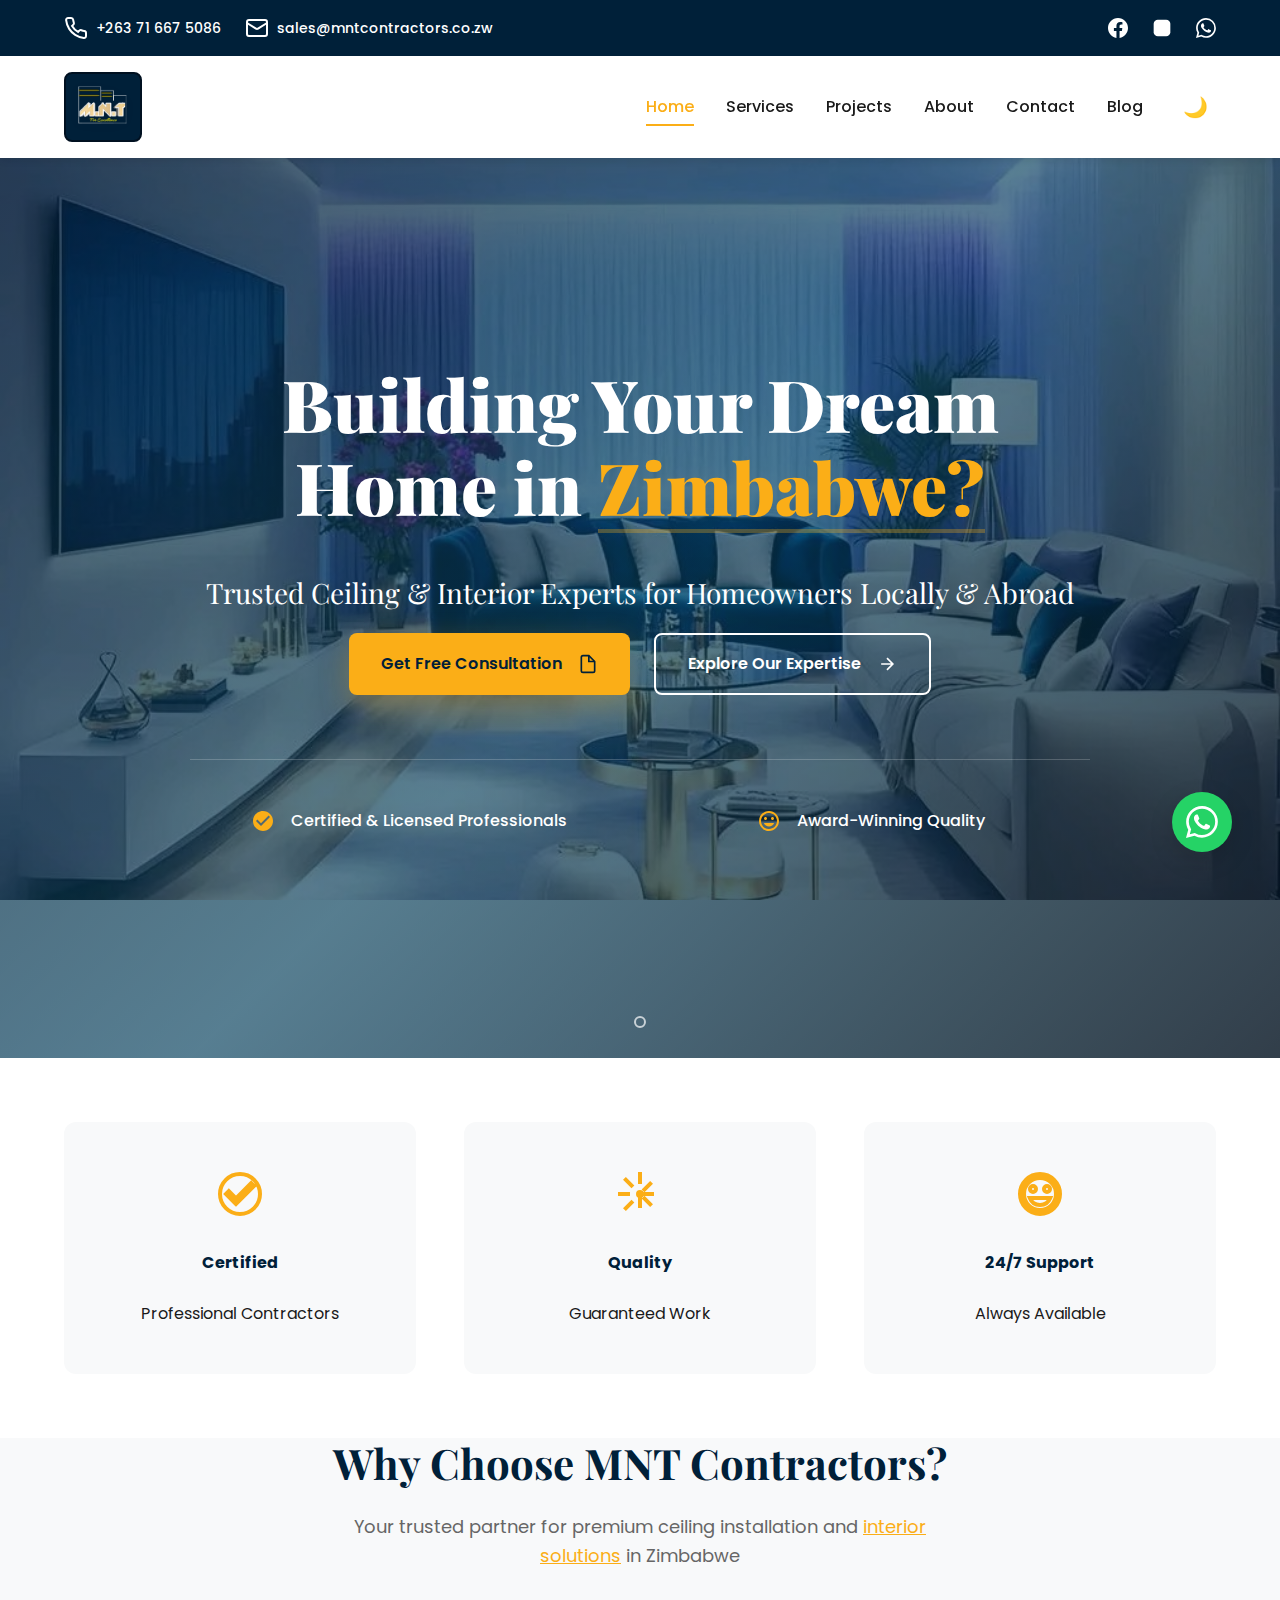
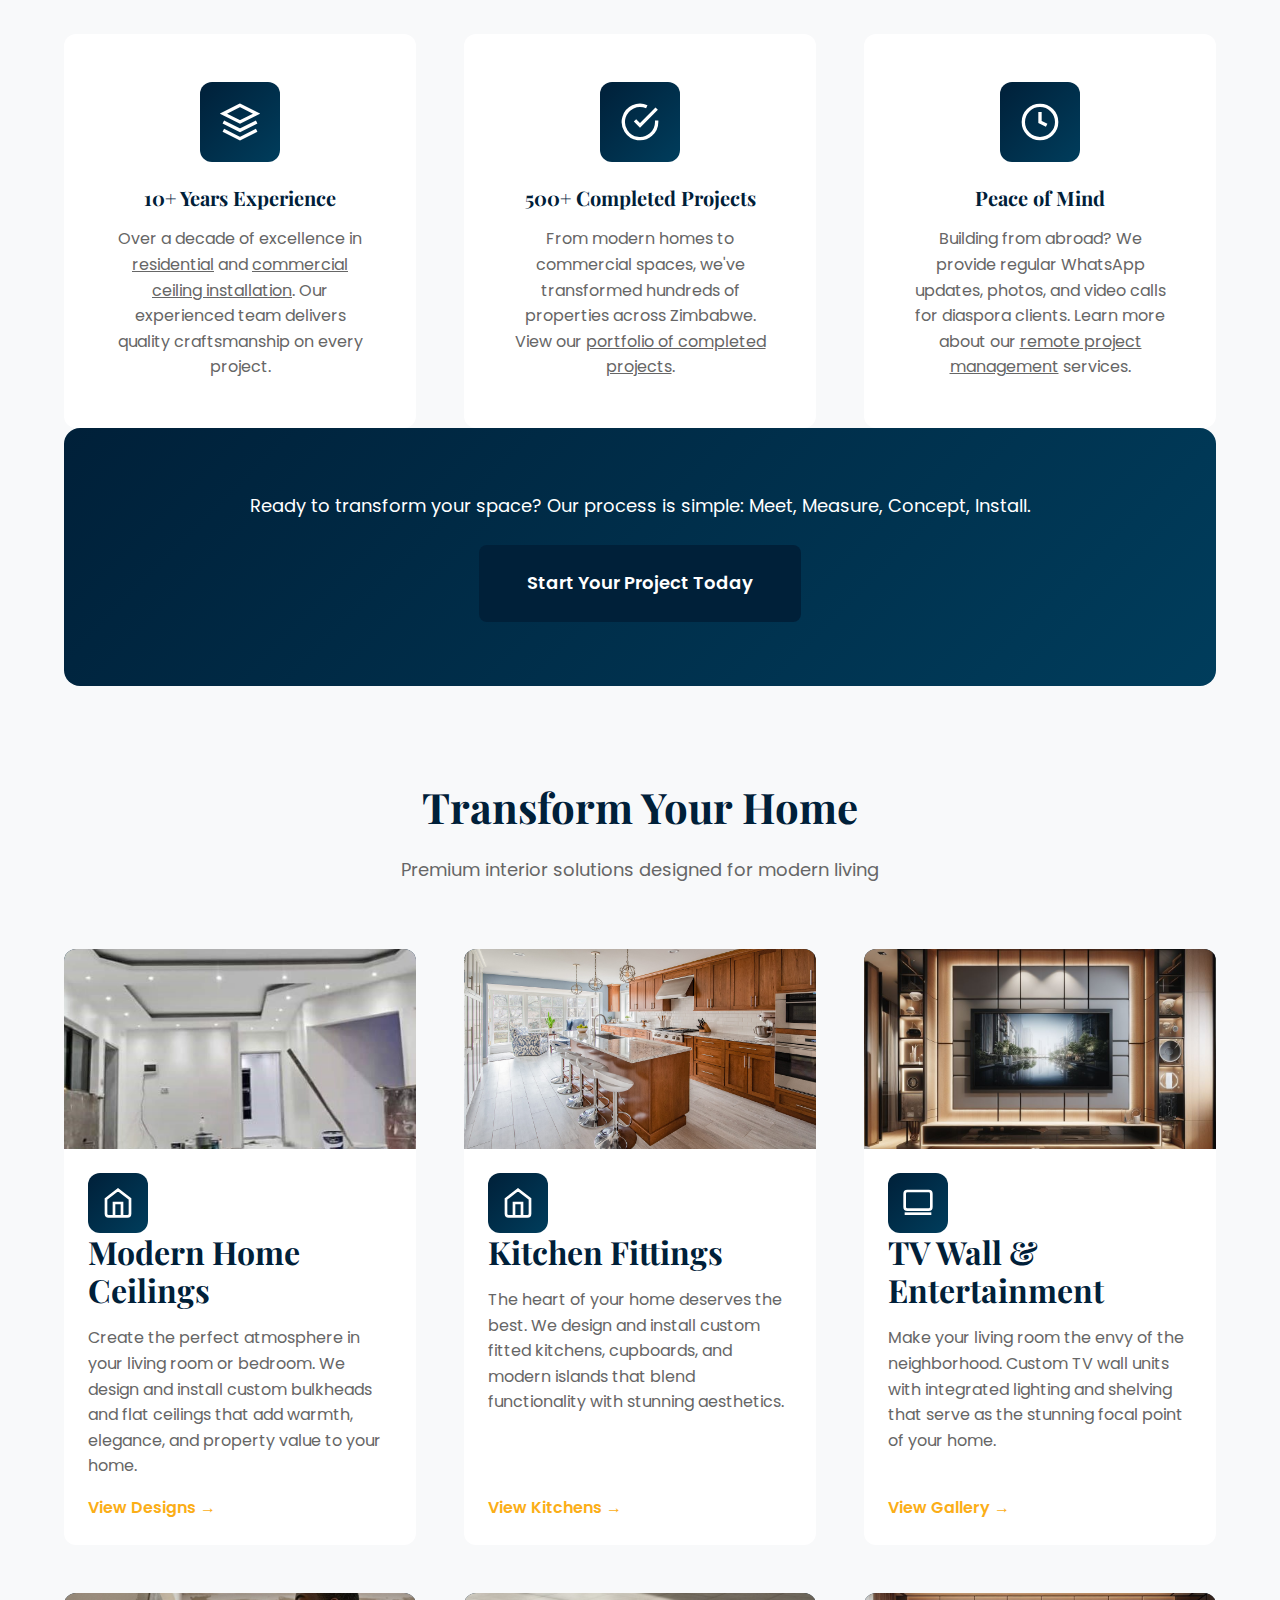
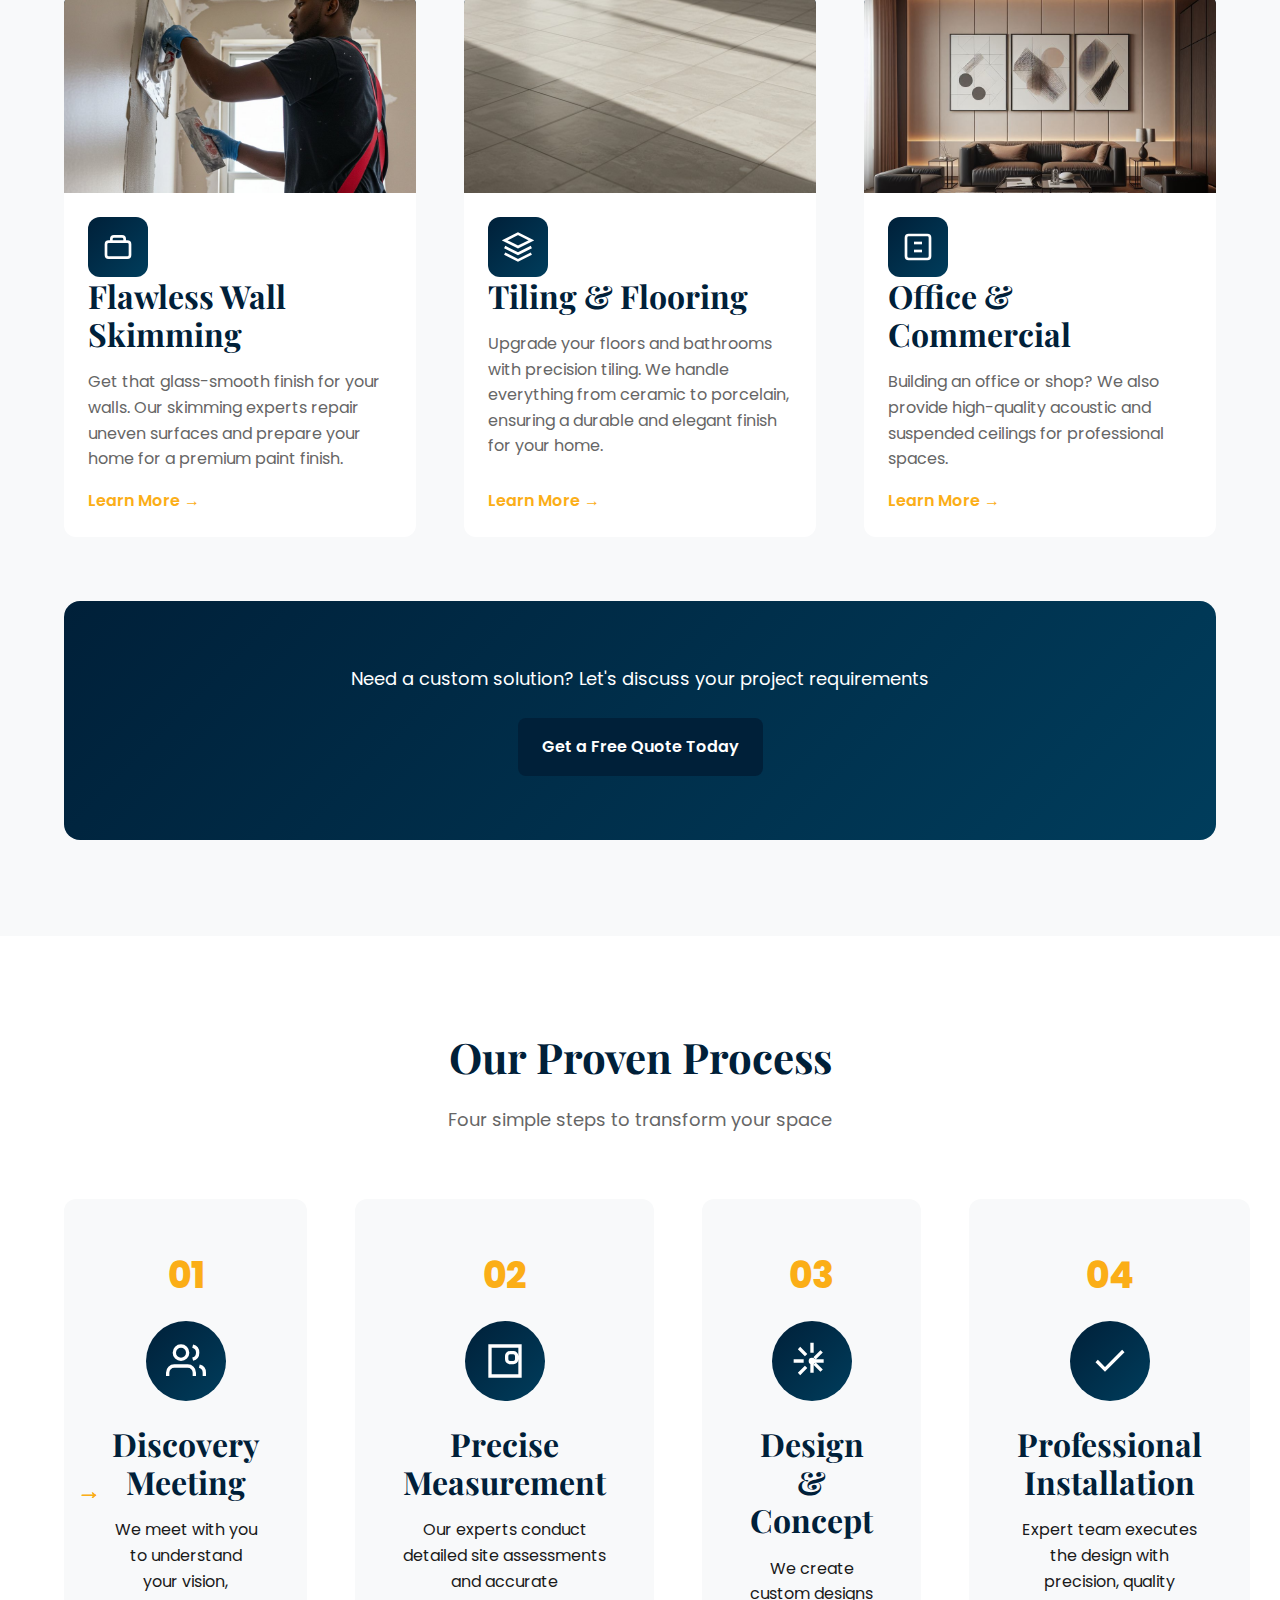
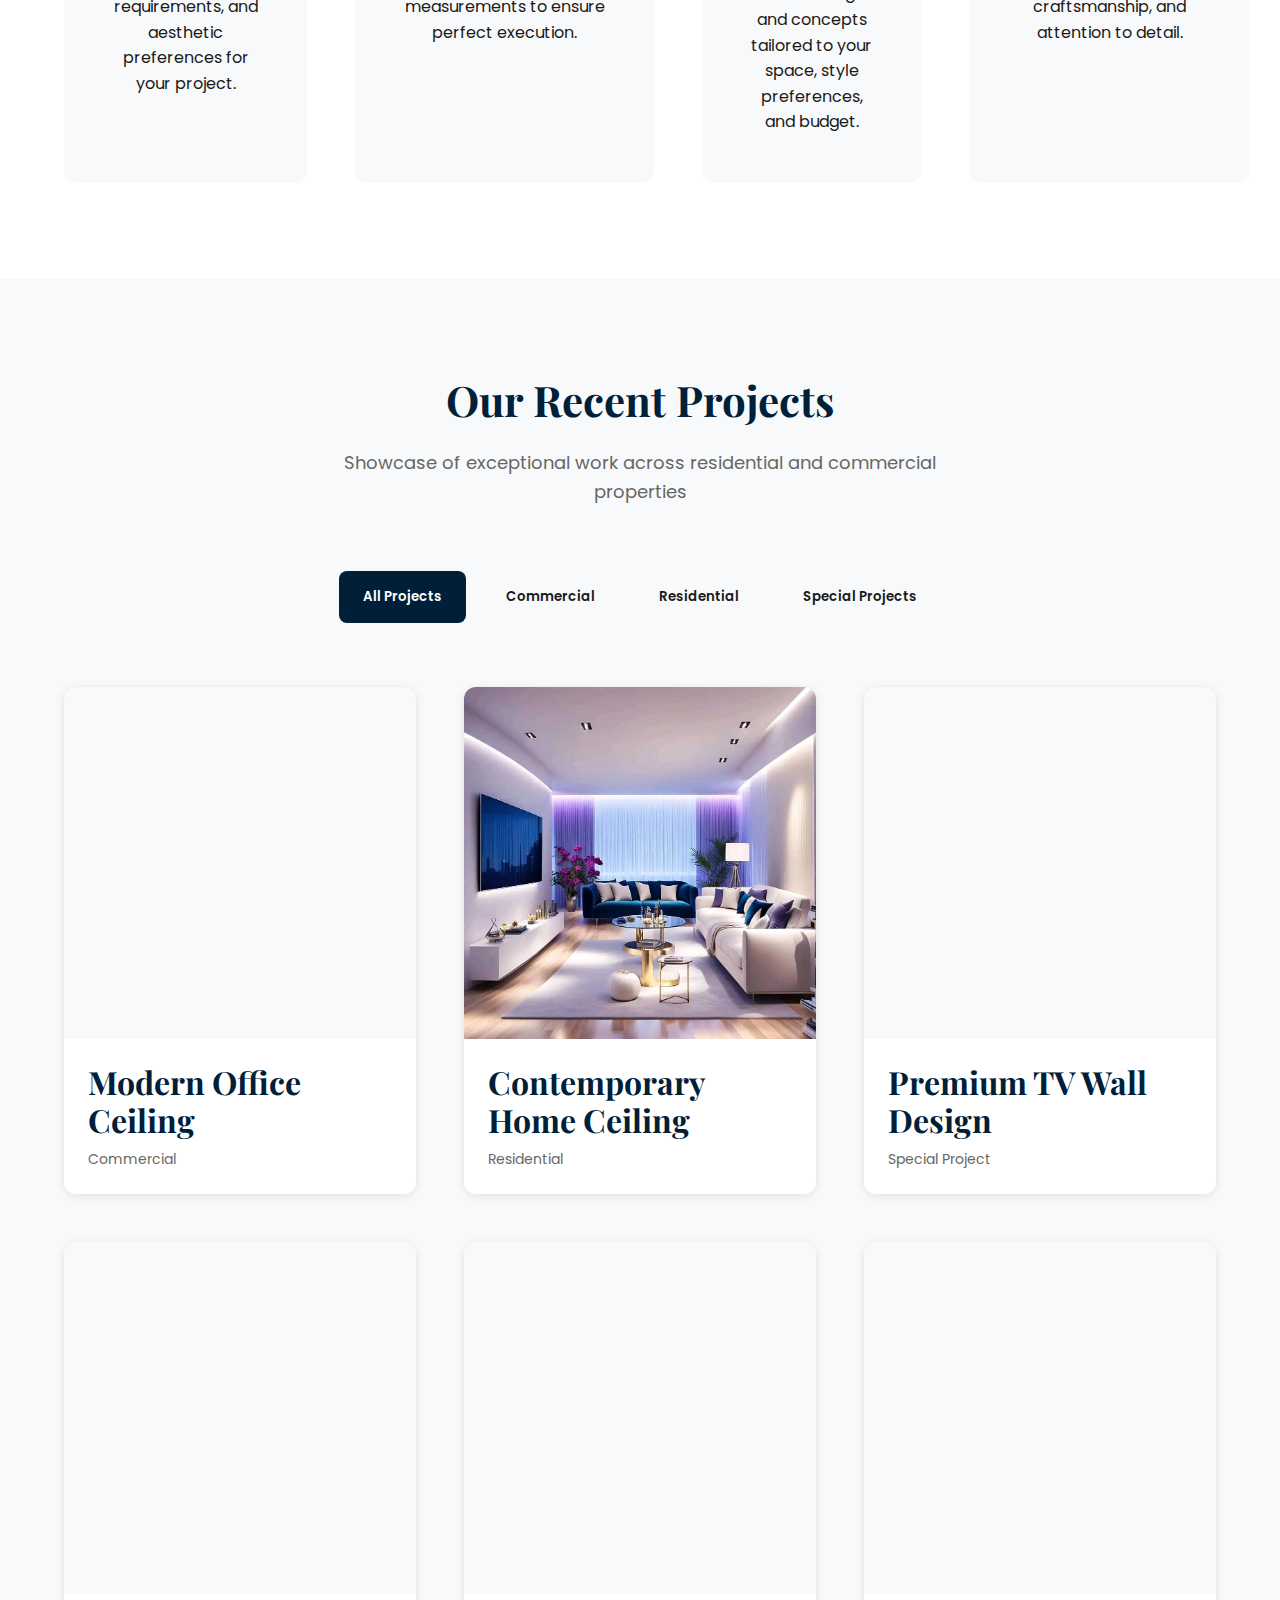
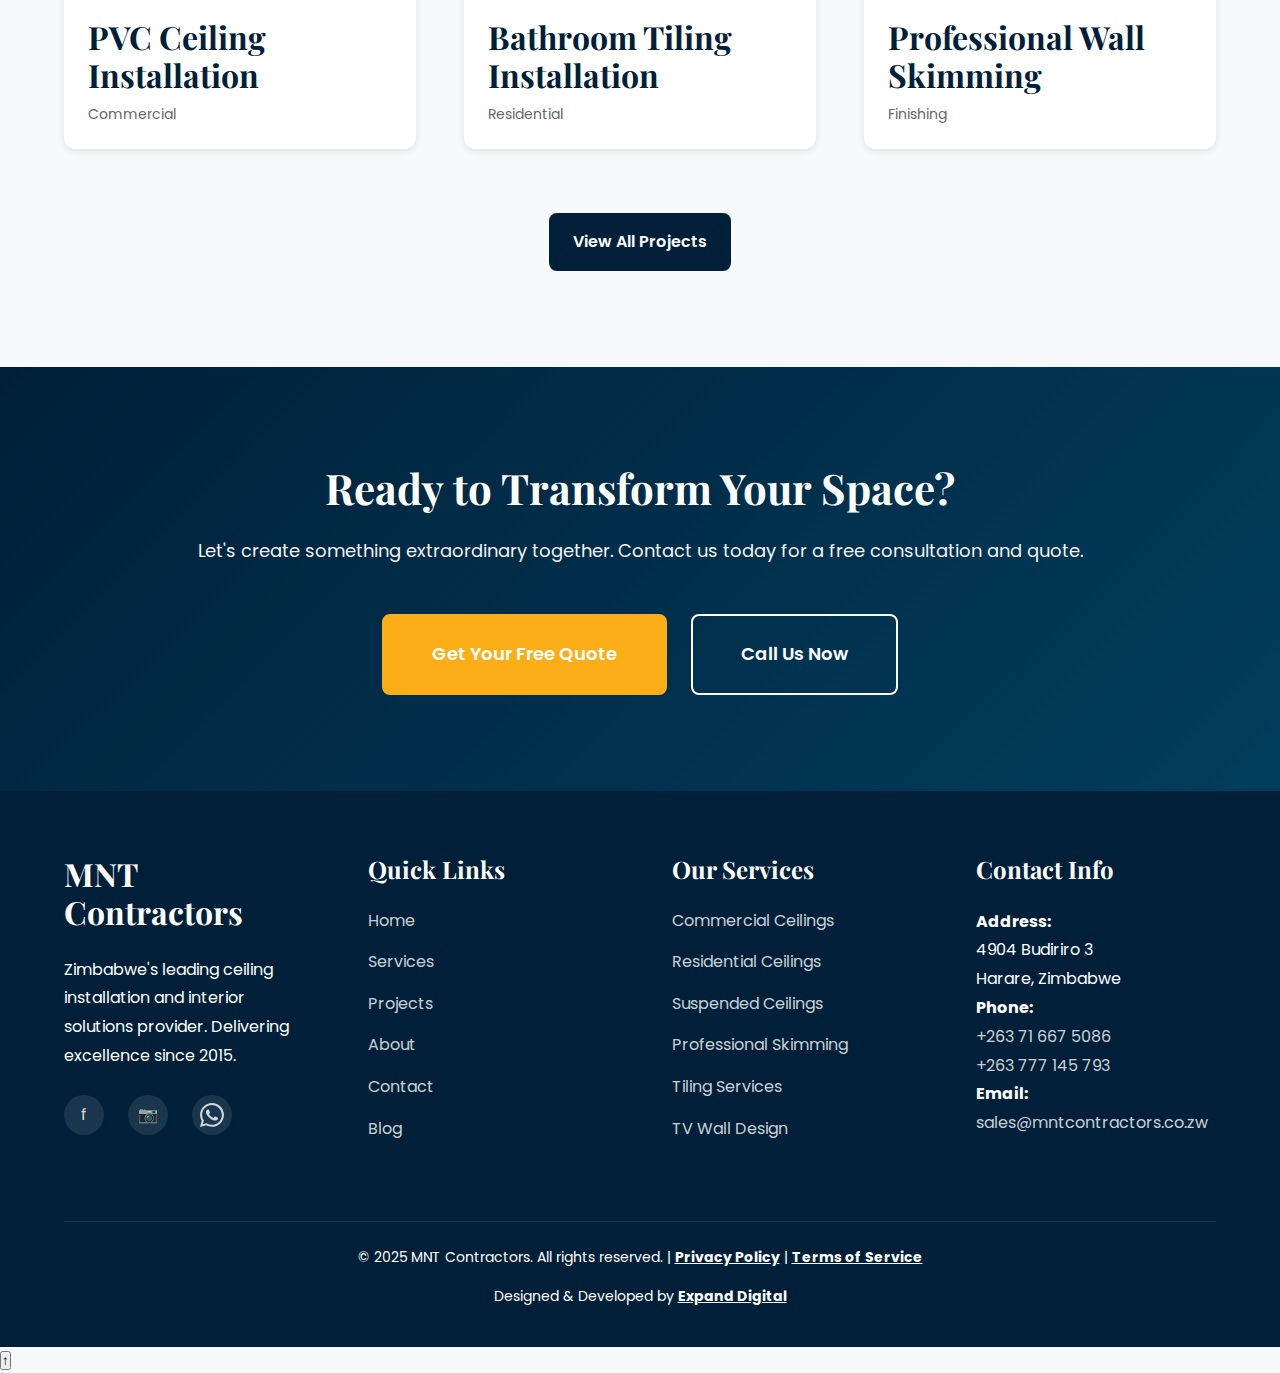
<file: index.html>
<!DOCTYPE html>
<html lang="en">

<head>
    <meta charset="UTF-8">
    <meta name="viewport" content="width=device-width, initial-scale=1.0">
    <meta name="description"
        content="MNT Contractors - Zimbabwe's trusted residential ceiling & home renovation experts. Specializing in modern ceilings, skimming, and tiling for homeowners locally and in the diaspora. Remote project management available.">
    <meta name="keywords"
        content="ceiling installation Harare, drop ceiling installers Zimbabwe, ceiling repair services Harare, ceiling designs Zimbabwe, PVC ceilings Harare, ceiling company Harare, interior painting Harare, wall skimming Harare, tiling contractors Harare, TV wall design Zimbabwe, diaspora construction services Zimbabwe, build in Zimbabwe from UK">
    <meta name="author" content="MNT Contractors">
    <meta name="robots" content="index, follow">
    <meta property="og:type" content="business.business">
    <meta property="og:title" content="MNT Contractors | Residential Ceiling & Home Renovation Experts Harare">
    <meta property="og:description"
        content="Transform your home with MNT Contractors. Zimbabwe's trusted partner for ceilings, skimming, and interiors. Perfect for homeowners locally and abroad.">
    <meta property="og:url" content="https://mntcontractors.co.zw/">
    <meta property="og:site_name" content="MNT Contractors">
    <meta name="theme-color" content="#002039">
    <link rel="icon" type="image/png" href="assets/favicon.png">
    <link rel="apple-touch-icon" href="assets/apple-touch-icon.png">
    <title>MNT Contractors | Residential Ceiling & Home Renovation Experts Harare</title>
    <link rel="stylesheet" href="assets/styles.css">
    <link rel="preconnect" href="https://fonts.googleapis.com">
    <link rel="preconnect" href="https://fonts.gstatic.com" crossorigin>
    <link
        href="https://fonts.googleapis.com/css2?family=Poppins:wght@300;400;500;600;700;800&family=Playfair+Display:wght@600;700;800&display=swap"
        rel="stylesheet">
</head>

<body>
    <!-- SKIP TO MAIN CONTENT (Accessibility) -->
    <a href="#main-content" class="skip-link">Skip to main content</a>

    <!-- HEADER & NAVIGATION -->
    <header class="header" id="header">
        <div class="header-top">
            <div class="container">
                <div class="header-top-content">
                    <div class="contact-info">
                        <span class="info-item">
                            <svg class="icon" viewBox="0 0 24 24" fill="none" stroke="currentColor" stroke-width="2">
                                <path
                                    d="M22 16.92v3a2 2 0 0 1-2.18 2 19.79 19.79 0 0 1-8.63-3.07 19.5 19.5 0 0 1-6-6 19.79 19.79 0 0 1-3.07-8.67A2 2 0 0 1 4.11 2h3a2 2 0 0 1 2 1.72 12.84 12.84 0 0 0 .7 2.81 2 2 0 0 1-.45 2.11L8.09 9.91a16 16 0 0 0 6 6l1.27-1.27a2 2 0 0 1 2.11-.45 12.84 12.84 0 0 0 2.81.7A2 2 0 0 1 22 16.92z">
                                </path>
                            </svg>
                            <a href="tel:+263716675086">+263 71 667 5086</a>
                        </span>
                        <span class="info-item">
                            <svg class="icon" viewBox="0 0 24 24" fill="none" stroke="currentColor" stroke-width="2">
                                <rect x="2" y="4" width="20" height="16" rx="2"></rect>
                                <path d="m22 7-8.97 5.7a1.94 1.94 0 0 1-2.06 0L2 7"></path>
                            </svg>
                            <a href="mailto:sales@mntcontractors.co.zw">sales@mntcontractors.co.zw</a>
                        </span>
                    </div>
                    <div class="social-links">
                        <a href="https://www.facebook.com/profile.php?id=100083298612887" target="_blank"
                            rel="noopener noreferrer" aria-label="Facebook">
                            <svg class="icon" viewBox="0 0 24 24" fill="currentColor">
                                <path
                                    d="M24 12.073c0-6.627-5.373-12-12-12s-12 5.373-12 12c0 5.99 4.388 10.954 10.125 11.854v-8.385H7.078v-3.47h3.047V9.43c0-3.007 1.792-4.669 4.533-4.669 1.312 0 2.686.235 2.686.235v2.953H15.83c-1.491 0-1.956.925-1.956 1.874v2.25h3.328l-.532 3.47h-2.796v8.385C19.612 23.027 24 18.062 24 12.073z">
                                </path>
                            </svg>
                        </a>
                        <a href="https://www.instagram.com/mnt.contractors/" target="_blank" rel="noopener noreferrer"
                            aria-label="Instagram">
                            <svg class="icon" viewBox="0 0 24 24" fill="currentColor">
                                <rect x="2" y="2" width="20" height="20" rx="5" ry="5"></rect>
                                <path
                                    d="M16.5 7.5a1.5 1.5 0 1 1-3 0 1.5 1.5 0 0 1 3 0M12 17a5 5 0 1 1 0-10 5 5 0 0 1 0 10Z"
                                    fill="#fff"></path>
                            </svg>
                        </a>
                        <a href="https://wa.me/263716675086" target="_blank" rel="noopener noreferrer"
                            aria-label="WhatsApp">
                            <svg class="icon" viewBox="0 0 16 16" fill="currentColor">
                                <path
                                    d="M13.601 2.326A7.85 7.85 0 0 0 7.994 0C3.627 0 .068 3.558.064 7.926c0 1.399.366 2.76 1.057 3.965L0 16l4.204-1.102a7.9 7.9 0 0 0 3.79.965h.004c4.368 0 7.926-3.558 7.93-7.93A7.9 7.9 0 0 0 13.6 2.326zM7.994 14.521a6.6 6.6 0 0 1-3.356-.92l-.24-.144-2.494.654.666-2.433-.156-.251a6.56 6.56 0 0 1-1.007-3.505c0-3.626 2.957-6.584 6.591-6.584a6.56 6.56 0 0 1 4.66 1.931 6.56 6.56 0 0 1 1.928 4.66c-.004 3.639-2.961 6.592-6.592 6.592m3.615-4.934c-.197-.099-1.17-.578-1.353-.646-.182-.065-.315-.099-.445.099-.133.197-.513.646-.627.775-.114.133-.232.148-.43.05-.197-.1-.836-.308-1.592-.985-.59-.525-.985-1.175-1.103-1.372-.114-.198-.011-.304.088-.403.087-.088.197-.232.296-.346.1-.114.133-.198.198-.33.065-.134.034-.248-.015-.347-.05-.099-.445-1.076-.612-1.47-.16-.389-.323-.335-.445-.34-.114-.007-.247-.007-.38-.007a.73.73 0 0 0-.529.247c-.182.198-.691.677-.691 1.654s.71 1.916.81 2.049c.098.133 1.394 2.132 3.383 2.992.47.205.84.326 1.129.418.475.152.904.129 1.246.08.38-.058 1.171-.48 1.338-.943.164-.464.164-.86.114-.943-.049-.084-.182-.133-.38-.232" />
                            </svg>
                        </a>
                    </div>
                </div>
            </div>
        </div>

        <!-- MAIN NAVIGATION -->
        <nav class="navbar">
            <div class="container">
                <div class="navbar-content">
                    <div class="logo">
                        <a href="/" class="logo-link">
                            <!-- Logo Image with background -->
                            <img src="assets/images/logo.png" alt="MNT Contractors Logo" class="logo-img"
                                loading="eager">
                        </a>
                    </div>

                    <button class="menu-toggle" id="menu-toggle" aria-label="Toggle navigation menu">
                        <span></span>
                        <span></span>
                        <span></span>
                    </button>

                    <ul class="nav-menu" id="nav-menu">
                        <li class="nav-item"><a href="/" class="nav-link">Home</a></li>
                        <li class="nav-item"><a href="services.html" class="nav-link">Services</a></li>
                        <li class="nav-item"><a href="projects.html" class="nav-link">Projects</a></li>
                        <li class="nav-item"><a href="about.html" class="nav-link">About</a></li>
                        <li class="nav-item"><a href="contact.html" class="nav-link">Contact</a></li>
                        <li class="nav-item"><a href="blog.html" class="nav-link">Blog</a></li>
                        <li class="nav-item"><button class="theme-toggle" id="theme-toggle"
                                aria-label="Toggle dark mode">🌙</button></li>
                        <style>
                            /* Hide nav links by default on mobile, show only when menu is toggled */
                            .nav-menu {
                                display: flex;
                            }

                            @media (max-width: 900px) {
                                .nav-menu {
                                    display: none;
                                    flex-direction: column;
                                    position: absolute;
                                    top: 100%;
                                    left: 0;
                                    width: 100%;
                                    background: #fff;
                                    z-index: 1000;
                                }

                                .nav-menu.open {
                                    display: flex;
                                }

                                .nav-link.active {
                                    /* Remove active highlight in mobile */
                                    color: inherit;
                                    font-weight: normal;
                                }
                            }
                        </style>
                    </ul>
                </div>
            </div>
        </nav>
    </header>

    <!-- MAIN CONTENT -->
    <main id="main-content">
        <!-- HERO SECTION -->
        <section class="hero" id="hero">
            <div class="hero-background">
                <div class="hero-overlay"></div>

                <div class="container">
                    <div class="hero-content">
                        <div class="hero-spacer"></div>
                        <div class="hero-text">
                            <h1 class="hero-title">
                                <span class="hero-title-main">Building Your Dream Home in <span
                                        class="highlight">Zimbabwe?</span></span>
                                <span
                                    style="display:block; font-size: 0.5em; margin-top: 15px; font-weight: 400;">Trusted
                                    Ceiling & Interior Experts for Homeowners Locally & Abroad</span>
                            </h1>
                            <!-- Subtitle removed to declutter hero; see About intro -->

                            <div class="hero-cta">
                                <a href="contact.html" class="btn btn-primary btn-lg">
                                    <span>Get Free Consultation</span>
                                    <svg class="btn-icon" viewBox="0 0 24 24" fill="none" stroke="currentColor"
                                        stroke-width="2">
                                        <path d="M13 2H6a2 2 0 0 0-2 2v16a2 2 0 0 0 2 2h12a2 2 0 0 0 2-2V9z"></path>
                                        <polyline points="13 2 13 9 20 9"></polyline>
                                    </svg>
                                </a>
                                <a href="#services" class="btn btn-outline btn-lg">
                                    <span>Explore Our Expertise</span>
                                    <svg class="btn-icon" viewBox="0 0 24 24" fill="none" stroke="currentColor"
                                        stroke-width="2">
                                        <path d="M5 12h14M12 5l7 7-7 7"></path>
                                    </svg>
                                </a>
                            </div>

                            <div class="hero-trust">
                                <div class="trust-item">
                                    <svg class="trust-icon" viewBox="0 0 24 24" fill="currentColor">
                                        <path
                                            d="M12 2C6.48 2 2 6.48 2 12s4.48 10 10 10 10-4.48 10-10S17.52 2 12 2m-2 15l-5-5 1.41-1.41L10 14.17l7.59-7.59L19 8l-9 9z">
                                        </path>
                                    </svg>
                                    <span>Certified & Licensed Professionals</span>
                                </div>
                                <div class="trust-item">
                                    <svg class="trust-icon" viewBox="0 0 24 24" fill="currentColor">
                                        <path
                                            d="M12 2C6.48 2 2 6.48 2 12s4.48 10 10 10 10-4.48 10-10S17.52 2 12 2m0 18c-4.42 0-8-3.58-8-8s3.58-8 8-8 8 3.58 8 8-3.58 8-8 8m3.5-9c.83 0 1.5-.67 1.5-1.5S16.33 8 15.5 8 14 8.67 14 9.5s.67 1.5 1.5 1.5zm-7 0c.83 0 1.5-.67 1.5-1.5S9.33 8 8.5 8 7 8.67 7 9.5 7.67 11 8.5 11zm3.5 6.5c2.33 0 4.31-1.46 5.11-3.5H6.89c.8 2.04 2.78 3.5 5.11 3.5z">
                                        </path>
                                    </svg>
                                    <span>Award-Winning Quality</span>
                                </div>
                                <div class="trust-item">

                                </div>
                            </div>
                        </div>
                    </div>
                </div>

                <!-- Scroll Indicator -->
                <div class="scroll-indicator">
                    <div class="scroll-dot"></div>
                </div>
        </section>

        <!-- TRUST BADGES -->
        <section class="trust-section">
            <div class="container">
                <div class="trust-badges">
                    <div class="badge">
                        <svg class="badge-icon" viewBox="0 0 24 24" fill="none" stroke="currentColor" stroke-width="2">
                            <path
                                d="M12 2C6.48 2 2 6.48 2 12s4.48 10 10 10 10-4.48 10-10S17.52 2 12 2m-2 15l-5-5 1.41-1.41L10 14.17l7.59-7.59L19 8l-9 9z">
                            </path>
                        </svg>
                        <p><strong>Certified</strong><br>Professional Contractors</p>
                    </div>
                    <div class="badge">
                        <svg class="badge-icon" viewBox="0 0 24 24" fill="none" stroke="currentColor" stroke-width="2">
                            <circle cx="12" cy="12" r="1"></circle>
                            <path
                                d="M12 1v6m0 6v6M4.22 4.22l4.24 4.24m5.08 5.08l4.24 4.24M1 12h6m6 0h6M4.22 19.78l4.24-4.24m5.08-5.08l4.24-4.24">
                            </path>
                        </svg>
                        <p><strong>Quality</strong><br>Guaranteed Work</p>
                    </div>
                    <div class="badge">
                        <svg class="badge-icon" viewBox="0 0 24 24" fill="none" stroke="currentColor" stroke-width="2">
                            <path
                                d="M12 2C6.48 2 2 6.48 2 12s4.48 10 10 10 10-4.48 10-10S17.52 2 12 2m0 18c-4.42 0-8-3.58-8-8s3.58-8 8-8 8 3.58 8 8-3.58 8-8 8m3.5-9c.83 0 1.5-.67 1.5-1.5S16.33 8 15.5 8 14 8.67 14 9.5s.67 1.5 1.5 1.5zm-7 0c.83 0 1.5-.67 1.5-1.5S9.33 8 8.5 8 7 8.67 7 9.5 7.67 11 8.5 11zm3.5 6.5c2.33 0 4.31-1.46 5.11-3.5H6.89c.8 2.04 2.78 3.5 5.11 3.5z">
                            </path>
                        </svg>
                        <p><strong>24/7 Support</strong><br>Always Available</p>
                    </div>
                </div>
            </div>
        </section>

        <!-- WHY CHOOSE US -->
        <section class="why-choose-us">
            <div class="container">
                <div class="section-header">
                    <h2>Why Choose MNT Contractors?</h2>
                    <p>Your trusted partner for premium ceiling installation and <a href="services.html"
                            style="color: var(--accent); text-decoration: underline;">interior solutions</a> in Zimbabwe
                    </p>
                </div>

                <div class="features-grid">
                    <div class="feature-card">
                        <div class="feature-icon">
                            <svg viewBox="0 0 24 24" fill="none" stroke="currentColor" stroke-width="2">
                                <path d="M12 2L2 7l10 5 10-5-10-5z"></path>
                                <polyline points="2 17 12 22 22 17"></polyline>
                                <polyline points="2 12 12 17 22 12"></polyline>
                            </svg>
                        </div>
                        <h3>10+ Years Experience</h3>
                        <p>Over a decade of excellence in <a href="services.html#residential"
                                style="color: inherit; text-decoration: underline;">residential</a> and <a
                                href="services.html#commercial"
                                style="color: inherit; text-decoration: underline;">commercial ceiling installation</a>.
                            Our experienced team delivers quality craftsmanship on every project.</p>
                    </div>

                    <div class="feature-card">
                        <div class="feature-icon">
                            <svg viewBox="0 0 24 24" fill="none" stroke="currentColor" stroke-width="2">
                                <path d="M22 11.08V12a10 10 0 1 1-5.93-9.14"></path>
                                <polyline points="22 4 12 14.01 9 11.01"></polyline>
                            </svg>
                        </div>
                        <h3>500+ Completed Projects</h3>
                        <p>From modern homes to commercial spaces, we've transformed hundreds of properties across
                            Zimbabwe. View our <a href="projects.html"
                                style="color: inherit; text-decoration: underline;">portfolio of completed projects</a>.
                        </p>
                    </div>

                    <div class="feature-card">
                        <div class="feature-icon">
                            <svg viewBox="0 0 24 24" fill="none" stroke="currentColor" stroke-width="2">
                                <circle cx="12" cy="12" r="10"></circle>
                                <path d="M12 6v6l4 2"></path>
                            </svg>
                        </div>
                        <h3>Peace of Mind</h3>
                        <p>Building from abroad? We provide regular WhatsApp updates, photos, and video calls for
                            diaspora clients. Learn more about our <a href="about.html"
                                style="color: inherit; text-decoration: underline;">remote project management</a>
                            services.</p>
                    </div>
                </div>

                <div class="cta-section">
                    <p>Ready to transform your space? Our process is simple: Meet, Measure, Concept, Install.</p>
                    <a href="contact.html" class="btn btn-primary btn-lg">Start Your Project Today</a>
                </div>
            </div>
        </section>

        <!-- SERVICES SECTION -->
        <section class="services" id="services">
            <div class="container">
                <div class="section-header">
                    <h2>Transform Your Home</h2>
                    <p>Premium interior solutions designed for modern living</p>
                </div>

                <div class="services-grid">
                    <!-- Service 1: Residential/Flat Ceilings -->
                    <article class="service-card">
                        <div class="service-image">
                            <img src="assets/images/CEILING-PAINTING.jpg" alt="Residential Ceiling Design"
                                loading="lazy">
                        </div>
                        <div class="service-icon">
                            <svg viewBox="0 0 24 24" fill="none" stroke="currentColor" stroke-width="2">
                                <path d="M3 9l9-7 9 7v11a2 2 0 0 1-2 2H5a2 2 0 0 1-2-2z"></path>
                                <polyline points="9 22 9 12 15 12 15 22"></polyline>
                            </svg>
                        </div>
                        <h3>Modern Home Ceilings</h3>
                        <p>Create the perfect atmosphere in your living room or bedroom. We design and install custom
                            bulkheads and flat ceilings that add warmth, elegance, and property value to your home.</p>
                        <a href="services.html#residential" class="service-link">View Designs →</a>
                    </article>

                    <!-- Service 2: Kitchen Fittings -->
                    <article class="service-card">
                        <div class="service-image">
                            <img src="assets/images/Modern Kitchen Renovation.jpg" alt="Modern Kitchen Fittings"
                                loading="lazy">
                        </div>
                        <div class="service-icon">
                            <svg viewBox="0 0 24 24" fill="none" stroke="currentColor" stroke-width="2">
                                <path d="M3 9l9-7 9 7v11a2 2 0 0 1-2 2H5a2 2 0 0 1-2-2z"></path>
                                <path d="M9 22V12h6v10"></path>
                            </svg>
                        </div>
                        <h3>Kitchen Fittings</h3>
                        <p>The heart of your home deserves the best. We design and install custom fitted kitchens,
                            cupboards, and modern islands that blend functionality with stunning aesthetics.</p>
                        <a href="services.html#kitchen" class="service-link">View Kitchens →</a>
                    </article>

                    <!-- Service 3: TV Walls -->
                    <article class="service-card">
                        <div class="service-image">
                            <img src="assets/images/tv-wall.jpeg" alt="Modern TV Wall Installation" loading="lazy">
                        </div>
                        <div class="service-icon">
                            <svg viewBox="0 0 24 24" fill="none" stroke="currentColor" stroke-width="2">
                                <rect x="2" y="3" width="20" height="14" rx="2" ry="2"></rect>
                                <line x1="2" y1="20" x2="22" y2="20"></line>
                            </svg>
                        </div>
                        <h3>TV Wall & Entertainment</h3>
                        <p>Make your living room the envy of the neighborhood. Custom TV wall units with integrated
                            lighting and shelving that serve as the stunning focal point of your home.</p>
                        <a href="services.html#tvwall" class="service-link">View Gallery →</a>
                    </article>

                    <!-- Service 4: Skimming -->
                    <article class="service-card">
                        <div class="service-image">
                            <img src="assets/images/skimming.jpg" alt="Professional Wall Finishing" loading="lazy">
                        </div>
                        <div class="service-icon">
                            <svg viewBox="0 0 24 24" fill="none" stroke="currentColor" stroke-width="2">
                                <rect x="3" y="8" width="18" height="12" rx="2"></rect>
                                <path d="M7 8V6a2 2 0 0 1 2-2h6a2 2 0 0 1 2 2v2"></path>
                            </svg>
                        </div>
                        <h3>Flawless Wall Skimming</h3>
                        <p>Get that glass-smooth finish for your walls. Our skimming experts repair uneven surfaces and
                            prepare your home for a premium paint finish.</p>
                        <a href="services.html#skimming" class="service-link">Learn More →</a>
                    </article>

                    <!-- Service 5: Tiling -->
                    <article class="service-card">
                        <div class="service-image">
                            <img src="assets/images/tiling.jpg" alt="Expert Tile Installation" loading="lazy">
                        </div>
                        <div class="service-icon">
                            <svg viewBox="0 0 24 24" fill="none" stroke="currentColor" stroke-width="2">
                                <path d="M12 2L2 7l10 5 10-5-10-5z"></path>
                                <polyline points="2 17 12 22 22 17"></polyline>
                                <polyline points="2 12 12 17 22 12"></polyline>
                            </svg>
                        </div>
                        <h3>Tiling & Flooring</h3>
                        <p>Upgrade your floors and bathrooms with precision tiling. We handle everything from ceramic to
                            porcelain, ensuring a durable and elegant finish for your home.</p>
                        <a href="services.html#tiling" class="service-link">Learn More →</a>
                    </article>

                    <!-- Service 6: Commercial (Moved to end) -->
                    <article class="service-card">
                        <div class="service-image">
                            <img src="assets/images/commercial-ceiling.jpg" alt="Commercial Ceiling Installation"
                                loading="lazy">
                        </div>
                        <div class="service-icon">
                            <svg viewBox="0 0 24 24" fill="none" stroke="currentColor" stroke-width="2">
                                <rect x="3" y="3" width="18" height="18" rx="2" ry="2"></rect>
                                <line x1="9" y1="9" x2="15" y2="9"></line>
                                <line x1="9" y1="15" x2="15" y2="15"></line>
                            </svg>
                        </div>
                        <h3>Office & Commercial</h3>
                        <p>Building an office or shop? We also provide high-quality acoustic and suspended ceilings for
                            professional spaces.</p>
                        <a href="services.html#commercial" class="service-link">Learn More →</a>
                    </article>
                </div>

                <div class="cta-section">
                    <p>Need a custom solution? Let's discuss your project requirements</p>
                    <a href="contact.html" class="btn btn-primary">Get a Free Quote Today</a>
                </div>
            </div>
        </section>

        <!-- PROCESS SECTION -->
        <section class="process" id="process">
            <div class="container">
                <div class="section-header">
                    <h2>Our Proven Process</h2>
                    <p>Four simple steps to transform your space</p>
                </div>

                <div class="process-timeline">
                    <div class="process-step">
                        <div class="step-number">01</div>
                        <div class="step-icon">
                            <svg viewBox="0 0 24 24" fill="none" stroke="currentColor" stroke-width="2">
                                <path d="M17 21v-2a4 4 0 0 0-4-4H5a4 4 0 0 0-4 4v2"></path>
                                <circle cx="9" cy="7" r="4"></circle>
                                <path d="M23 21v-2a4 4 0 0 0-3-3.87"></path>
                                <path d="M16 3.13a4 4 0 0 1 0 7.75"></path>
                            </svg>
                        </div>
                        <h3>Discovery Meeting</h3>
                        <p>We meet with you to understand your vision, requirements, and aesthetic preferences for your
                            project.</p>
                    </div>

                    <div class="process-arrow">→</div>

                    <div class="process-step">
                        <div class="step-number">02</div>
                        <div class="step-icon">
                            <svg viewBox="0 0 24 24" fill="none" stroke="currentColor" stroke-width="2">
                                <path
                                    d="M21 21H3V3h18v18zm-6-14a2 2 0 0 0-2 2v2a2 2 0 0 0 2 2h2a2 2 0 0 0 2-2v-2a2 2 0 0 0-2-2h-2z">
                                </path>
                            </svg>
                        </div>
                        <h3>Precise Measurement</h3>
                        <p>Our experts conduct detailed site assessments and accurate measurements to ensure perfect
                            execution.</p>
                    </div>

                    <div class="process-arrow">→</div>

                    <div class="process-step">
                        <div class="step-number">03</div>
                        <div class="step-icon">
                            <svg viewBox="0 0 24 24" fill="none" stroke="currentColor" stroke-width="2">
                                <circle cx="12" cy="12" r="1"></circle>
                                <path
                                    d="M12 1v6m0 6v6M4.22 4.22l4.24 4.24m5.08 5.08l4.24 4.24M1 12h6m6 0h6M4.22 19.78l4.24-4.24m5.08-5.08l4.24-4.24">
                                </path>
                            </svg>
                        </div>
                        <h3>Design & Concept</h3>
                        <p>We create custom designs and concepts tailored to your space, style preferences, and budget.
                        </p>
                    </div>

                    <div class="process-arrow">→</div>

                    <div class="process-step">
                        <div class="step-number">04</div>
                        <div class="step-icon">
                            <svg viewBox="0 0 24 24" fill="none" stroke="currentColor" stroke-width="2">
                                <polyline points="20 6 9 17 4 12"></polyline>
                            </svg>
                        </div>
                        <h3>Professional Installation</h3>
                        <p>Expert team executes the design with precision, quality craftsmanship, and attention to
                            detail.</p>
                    </div>
                </div>
            </div>
        </section>

        <!-- PORTFOLIO SECTION -->
        <section class="portfolio" id="portfolio">
            <div class="container">
                <div class="section-header">
                    <h2>Our Recent Projects</h2>
                    <p>Showcase of exceptional work across residential and commercial properties</p>
                </div>

                <div class="portfolio-filters">
                    <button class="filter-btn active" data-filter="all">All Projects</button>
                    <button class="filter-btn" data-filter="commercial">Commercial</button>
                    <button class="filter-btn" data-filter="residential">Residential</button>
                    <button class="filter-btn" data-filter="special">Special Projects</button>
                </div>

                <div class="portfolio-grid">
                    <figure class="portfolio-item" data-category="commercial">
                        <div class="portfolio-image">
                            <img src="assets/portfolio/suspended ceiling 5.jpg" alt="Modern office ceiling installation"
                                loading="lazy">
                            <div class="portfolio-overlay">
                                <a href="projects.html#project-1" class="view-project">View Project</a>
                            </div>
                        </div>
                        <figcaption>
                            <h3>Modern Office Ceiling</h3>
                            <p>Commercial</p>
                        </figcaption>
                    </figure>

                    <figure class="portfolio-item" data-category="residential">
                        <div class="portfolio-image">
                            <img src="assets/portfolio/flat ceiling 3.jpg" alt="Contemporary home ceiling design"
                                loading="lazy">
                            <div class="portfolio-overlay">
                                <a href="projects.html#project-2" class="view-project">View Project</a>
                            </div>
                        </div>
                        <figcaption>
                            <h3>Contemporary Home Ceiling</h3>
                            <p>Residential</p>
                        </figcaption>
                    </figure>

                    <figure class="portfolio-item" data-category="special">
                        <div class="portfolio-image">
                            <img src="assets/portfolio/tv wall design 2.jpg" alt="Premium TV wall installation"
                                loading="lazy">
                            <div class="portfolio-overlay">
                                <a href="projects.html#project-3" class="view-project">View Project</a>
                            </div>
                        </div>
                        <figcaption>
                            <h3>Premium TV Wall Design</h3>
                            <p>Special Project</p>
                        </figcaption>
                    </figure>

                    <figure class="portfolio-item" data-category="commercial">
                        <div class="portfolio-image">
                            <img src="assets/portfolio/pvc ceiling 3.jpg" alt="PVC ceiling installation" loading="lazy">
                            <div class="portfolio-overlay">
                                <a href="projects.html#project-4" class="view-project">View Project</a>
                            </div>
                        </div>
                        <figcaption>
                            <h3>PVC Ceiling Installation</h3>
                            <p>Commercial</p>
                        </figcaption>
                    </figure>

                    <figure class="portfolio-item" data-category="residential">
                        <div class="portfolio-image">
                            <img src="assets/portfolio/tiling 4.jpg" alt="Bathroom tiling installation" loading="lazy">
                            <div class="portfolio-overlay">
                                <a href="projects.html#project-5" class="view-project">View Project</a>
                            </div>
                        </div>
                        <figcaption>
                            <h3>Bathroom Tiling Installation</h3>
                            <p>Residential</p>
                        </figcaption>
                    </figure>

                    <figure class="portfolio-item" data-category="special">
                        <div class="portfolio-image">
                            <img src="assets/portfolio/various designs 3.jpg" alt="Wall skimming and finishing"
                                loading="lazy">
                            <div class="portfolio-overlay">
                                <a href="projects.html#project-6" class="view-project">View Project</a>
                            </div>
                        </div>
                        <figcaption>
                            <h3>Professional Wall Skimming</h3>
                            <p>Finishing</p>
                        </figcaption>
                    </figure>
                </div>

                <div class="portfolio-cta">
                    <a href="projects.html" class="btn btn-primary">View All Projects</a>
                </div>
            </div>
        </section>

        <!-- CTA SECTION -->
        <section class="cta-final" id="cta">
            <div class="container">
                <div class="cta-content">
                    <h2>Ready to Transform Your Space?</h2>
                    <p>Let's create something extraordinary together. Contact us today for a free consultation and
                        quote.</p>
                    <div class="cta-buttons">
                        <a href="contact.html" class="btn btn-primary btn-lg">Get Your Free Quote</a>
                        <a href="tel:+263716675086" class="btn btn-secondary btn-lg">Call Us Now</a>
                    </div>
                </div>
            </div>
        </section>
    </main>

    <!-- FOOTER -->
    <footer class="footer">
        <div class="container">
            <div class="footer-content">
                <div class="footer-section">
                    <h3>MNT Contractors</h3>
                    <p>Zimbabwe's leading ceiling installation and interior solutions provider. Delivering excellence
                        since 2015.</p>
                    <div class="footer-social">
                        <a href="https://www.facebook.com/profile.php?id=100083298612887" target="_blank"
                            rel="noopener noreferrer" aria-label="Facebook">f</a>
                        <a href="https://www.instagram.com/mnt.contractors/" target="_blank" rel="noopener noreferrer"
                            aria-label="Instagram">📷</a>
                        <a href="https://wa.me/263716675086" target="_blank" rel="noopener noreferrer"
                            aria-label="WhatsApp">
                            <svg class="icon" viewBox="0 0 16 16" fill="currentColor">
                                <path
                                    d="M13.601 2.326A7.85 7.85 0 0 0 7.994 0C3.627 0 .068 3.558.064 7.926c0 1.399.366 2.76 1.057 3.965L0 16l4.204-1.102a7.9 7.9 0 0 0 3.79.965h.004c4.368 0 7.926-3.558 7.93-7.93A7.9 7.9 0 0 0 13.6 2.326zM7.994 14.521a6.6 6.6 0 0 1-3.356-.92l-.24-.144-2.494.654.666-2.433-.156-.251a6.56 6.56 0 0 1-1.007-3.505c0-3.626 2.957-6.584 6.591-6.584a6.56 6.56 0 0 1 4.66 1.931 6.56 6.56 0 0 1 1.928 4.66c-.004 3.639-2.961 6.592-6.592 6.592m3.615-4.934c-.197-.099-1.17-.578-1.353-.646-.182-.065-.315-.099-.445.099-.133.197-.513.646-.627.775-.114.133-.232.148-.43.05-.197-.1-.836-.308-1.592-.985-.59-.525-.985-1.175-1.103-1.372-.114-.198-.011-.304.088-.403.087-.088.197-.232.296-.346.1-.114.133-.198.198-.33.065-.134.034-.248-.015-.347-.05-.099-.445-1.076-.612-1.47-.16-.389-.323-.335-.445-.34-.114-.007-.247-.007-.38-.007a.73.73 0 0 0-.529.247c-.182.198-.691.677-.691 1.654s.71 1.916.81 2.049c.098.133 1.394 2.132 3.383 2.992.47.205.84.326 1.129.418.475.152.904.129 1.246.08.38-.058 1.171-.48 1.338-.943.164-.464.164-.86.114-.943-.049-.084-.182-.133-.38-.232" />
                            </svg>
                        </a>
                    </div>
                </div>

                <div class="footer-section">
                    <h4>Quick Links</h4>
                    <ul>
                        <li><a href="/">Home</a></li>
                        <li><a href="services.html">Services</a></li>
                        <li><a href="projects.html">Projects</a></li>
                        <li><a href="about.html">About</a></li>
                        <li><a href="contact.html">Contact</a></li>
                        <li><a href="blog.html">Blog</a></li>
                    </ul>
                </div>

                <div class="footer-section">
                    <h4>Our Services</h4>
                    <ul>
                        <li><a href="services.html#commercial">Commercial Ceilings</a></li>
                        <li><a href="services.html#residential">Residential Ceilings</a></li>
                        <li><a href="services.html#ceilings">Suspended Ceilings</a></li>
                        <li><a href="services.html#skimming">Professional Skimming</a></li>
                        <li><a href="services.html#tiling">Tiling Services</a></li>
                        <li><a href="services.html#tvwall">TV Wall Design</a></li>
                    </ul>
                </div>

                <div class="footer-section">
                    <h4>Contact Info</h4>
                    <p><strong>Address:</strong><br>4904 Budiriro 3<br>Harare, Zimbabwe</p>
                    <p><strong>Phone:</strong><br><a href="tel:+263716675086">+263 71 667 5086</a><br><a
                            href="tel:+263777145793">+263 777 145 793</a></p>
                    <p><strong>Email:</strong><br><a
                            href="mailto:sales@mntcontractors.co.zw">sales@mntcontractors.co.zw</a></p>
                </div>
            </div>

            <div class="footer-bottom">
                <p class="footer-copyright">&copy; 2025 MNT Contractors. All rights reserved. | <a href="privacy.html"
                        class="footer-link">Privacy Policy</a> | <a href="terms.html" class="footer-link">Terms of
                        Service</a></p>
                <p class="footer-dev">Designed & Developed by <a href="http://www.expanddigital.co.zw/" target="_blank"
                        rel="noopener noreferrer" class="footer-link">Expand Digital</a></p>
            </div>
        </div>
    </footer>

    <!-- FLOATING ACTION BUTTON -->
    <div class="floating-cta">
        <a href="https://wa.me/263716675086" class="fab-button" aria-label="Chat on WhatsApp" title="Chat on WhatsApp">
            <svg viewBox="0 0 16 16" fill="currentColor">
                <path
                    d="M13.601 2.326A7.85 7.85 0 0 0 7.994 0C3.627 0 .068 3.558.064 7.926c0 1.399.366 2.76 1.057 3.965L0 16l4.204-1.102a7.9 7.9 0 0 0 3.79.965h.004c4.368 0 7.926-3.558 7.93-7.93A7.9 7.9 0 0 0 13.6 2.326zM7.994 14.521a6.6 6.6 0 0 1-3.356-.92l-.24-.144-2.494.654.666-2.433-.156-.251a6.56 6.56 0 0 1-1.007-3.505c0-3.626 2.957-6.584 6.591-6.584a6.56 6.56 0 0 1 4.66 1.931 6.56 6.56 0 0 1 1.928 4.66c-.004 3.639-2.961 6.592-6.592 6.592m3.615-4.934c-.197-.099-1.17-.578-1.353-.646-.182-.065-.315-.099-.445.099-.133.197-.513.646-.627.775-.114.133-.232.148-.43.05-.197-.1-.836-.308-1.592-.985-.59-.525-.985-1.175-1.103-1.372-.114-.198-.011-.304.088-.403.087-.088.197-.232.296-.346.1-.114.133-.198.198-.33.065-.134.034-.248-.015-.347-.05-.099-.445-1.076-.612-1.47-.16-.389-.323-.335-.445-.34-.114-.007-.247-.007-.38-.007a.73.73 0 0 0-.529.247c-.182.198-.691.677-.691 1.654s.71 1.916.81 2.049c.098.133 1.394 2.132 3.383 2.992.47.205.84.326 1.129.418.475.152.904.129 1.246.08.38-.058 1.171-.48 1.338-.943.164-.464.164-.86.114-.943-.049-.084-.182-.133-.38-.232" />
            </svg>
        </a>
    </div>

    <style>
        .footer-bottom {
            color: #fff;
            text-align: center;
        }

        .footer-bottom a.footer-link {
            color: #fff;
            font-weight: bold;
            text-decoration: underline;
            transition: color 0.2s;
        }

        .footer-bottom a.footer-link:hover {
            color: #ffd700;
        }

        .footer-bottom p {
            color: #fff;
        }
    </style>
    <script src="assets/script.js"></script>
    <script>
        // Mobile nav toggle logic: add/remove 'open' class to nav-menu
        document.addEventListener('DOMContentLoaded', function () {
            var menuToggle = document.getElementById('menu-toggle');
            var navMenu = document.getElementById('nav-menu');
            if (menuToggle && navMenu) {
                menuToggle.addEventListener('click', function () {
                    navMenu.classList.toggle('open');
                });
            }
        });
    </script>
</body>

</html>
</file>
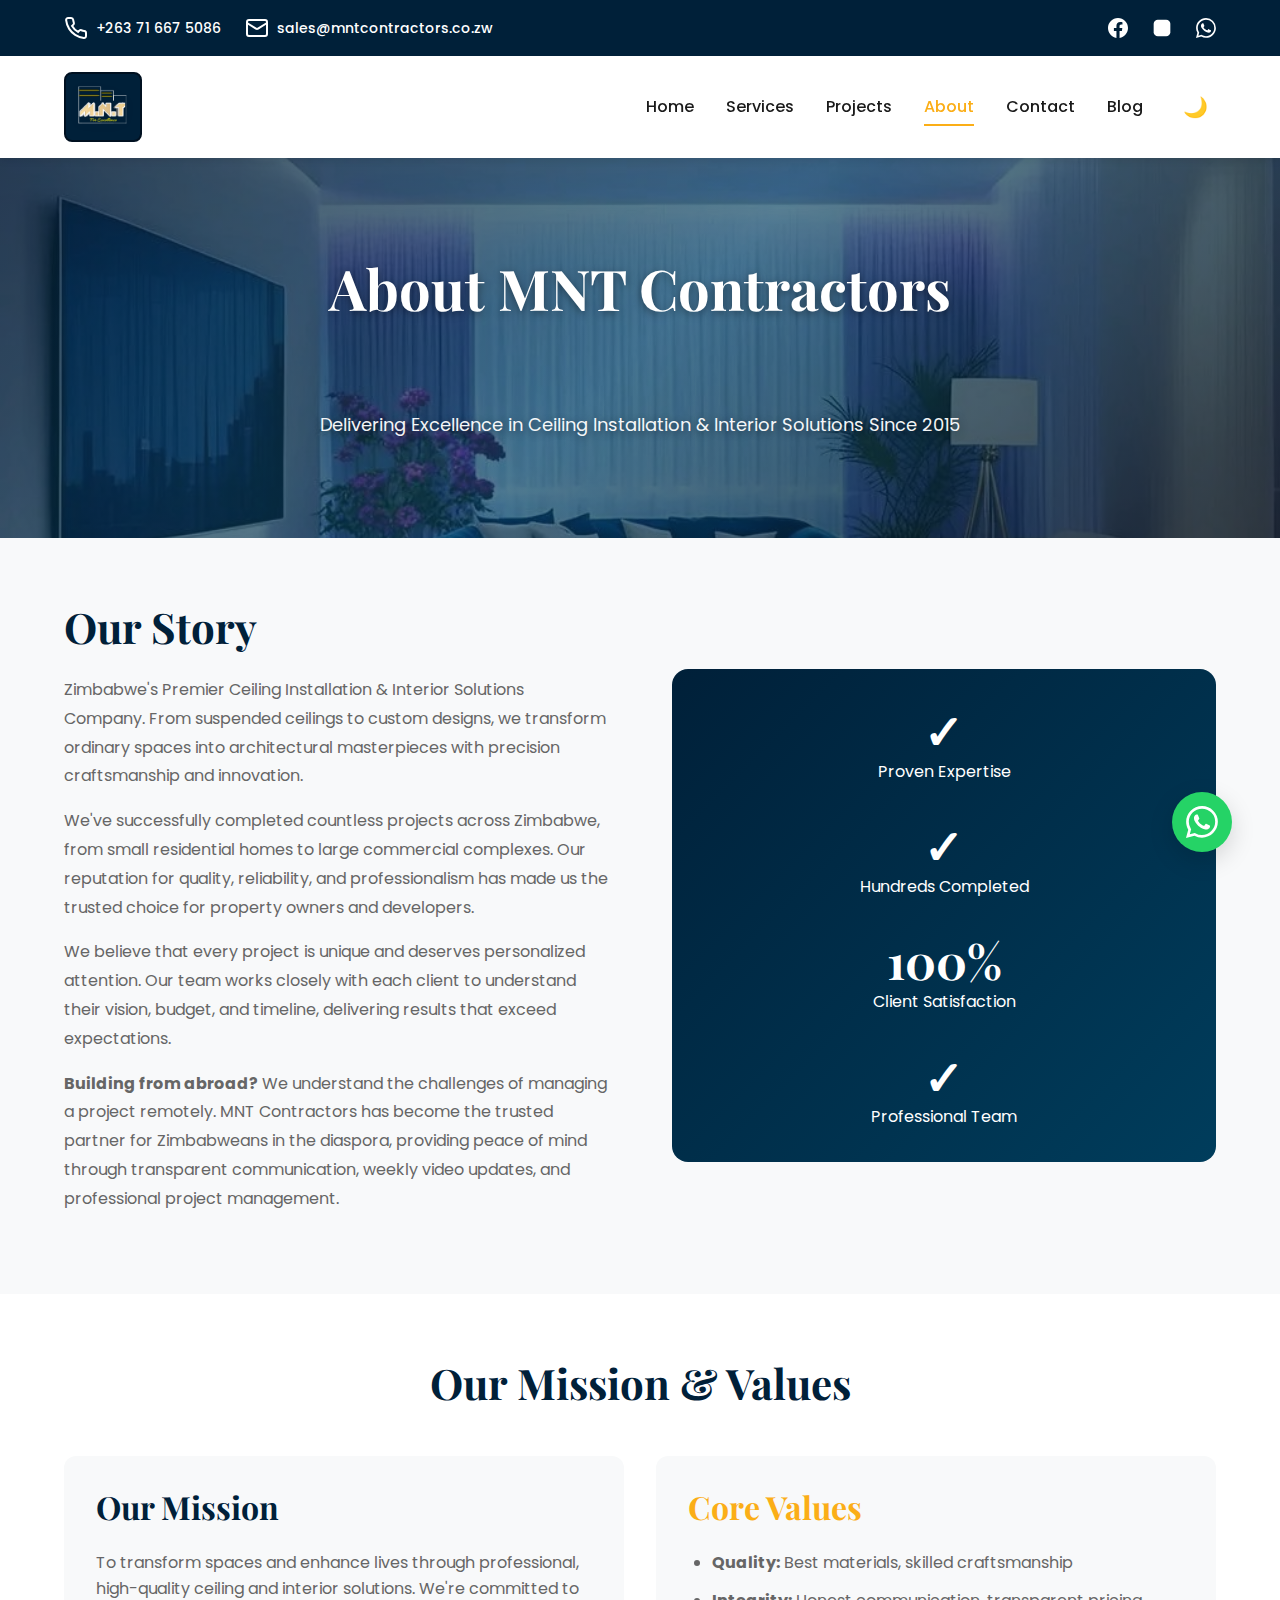
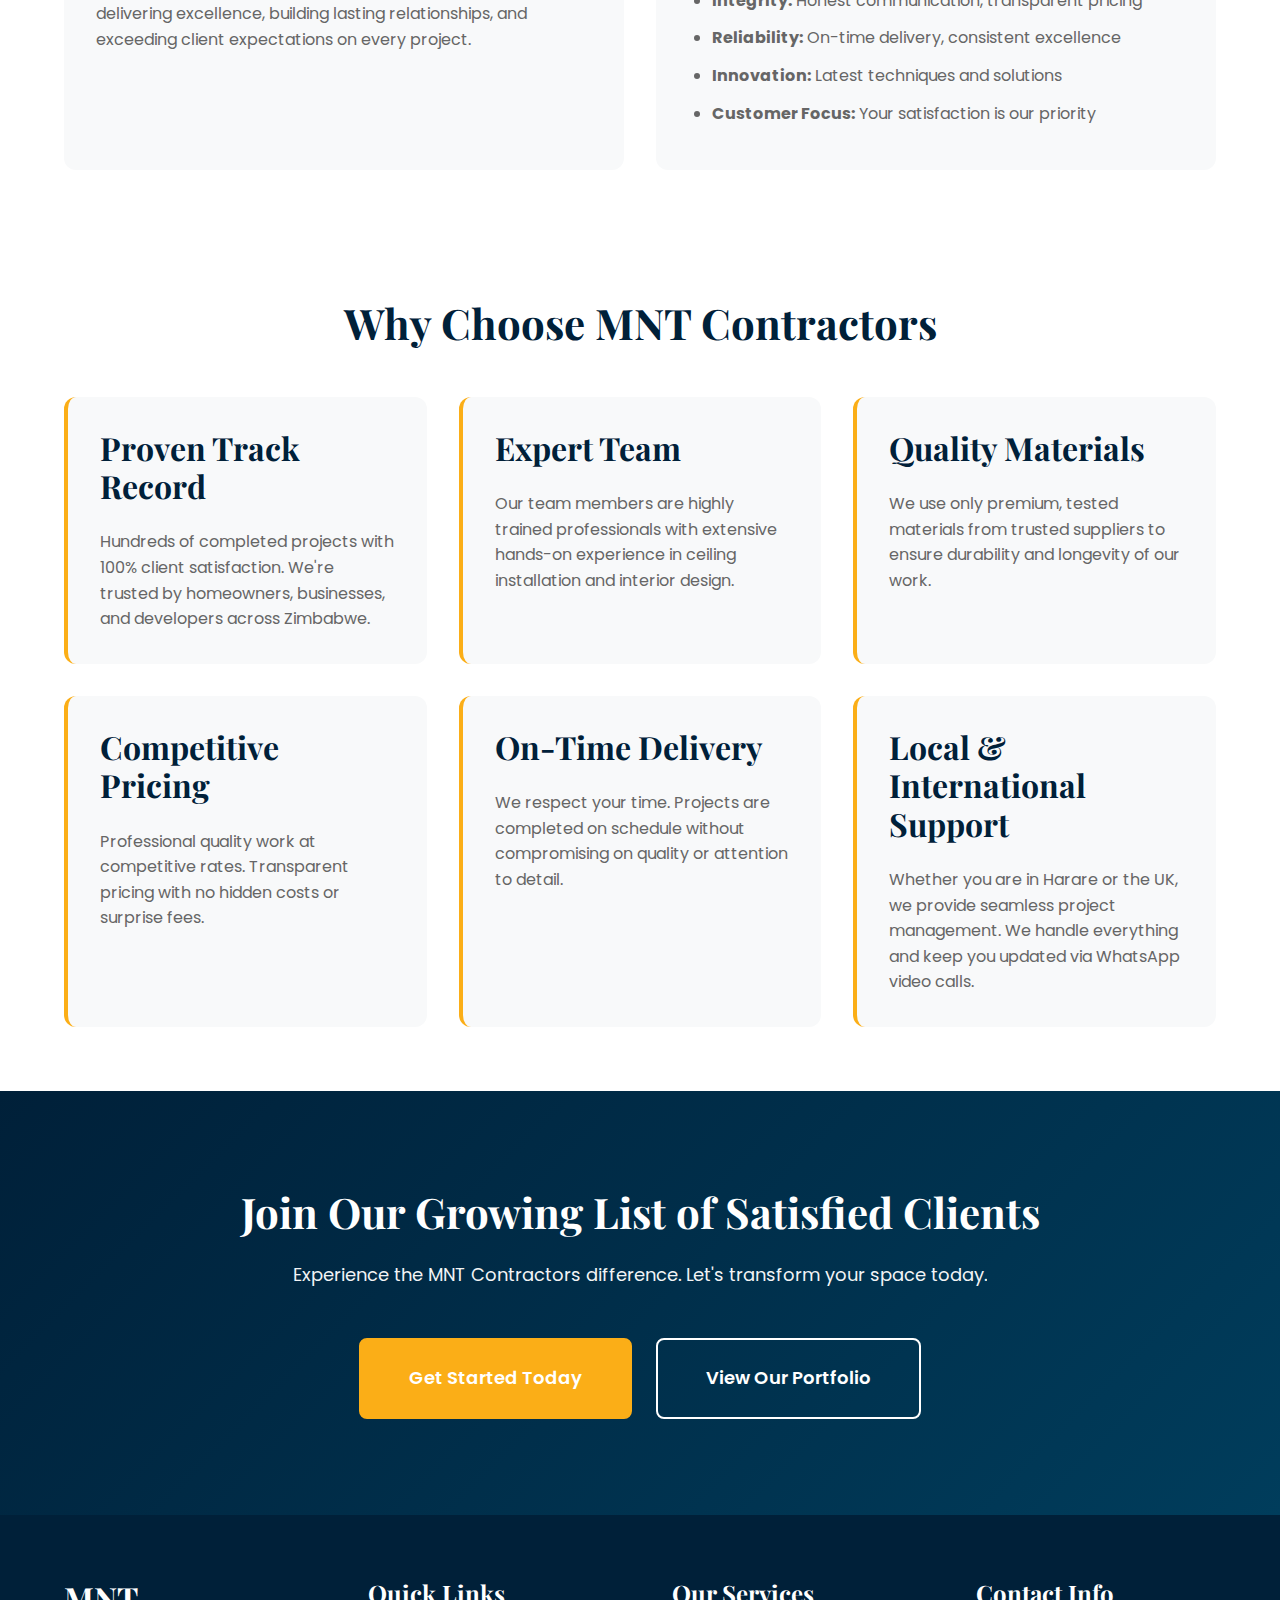
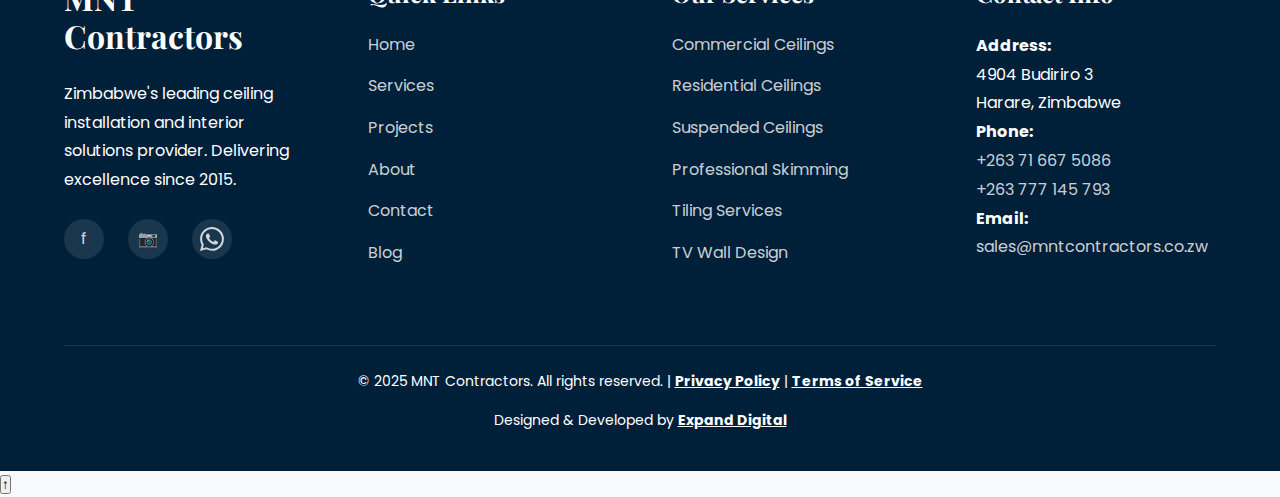
<file: about.html>
<!DOCTYPE html>
<html lang="en">

<head>
    <meta charset="UTF-8">
    <meta name="viewport" content="width=device-width, initial-scale=1.0">
    <meta name="description"
        content="Learn about MNT Contractors - Zimbabwe's leading ceiling installation and interior solutions provider since 2015. Meet our expert team.">
    <meta name="keywords" content="about us, company history, team, ceiling contractors Zimbabwe">
    <meta name="robots" content="index, follow">
    <meta property="og:title" content="About Us - MNT Contractors">
    <meta property="og:description"
        content="Discover our story, values, and expertise in professional ceiling installation.">
    <meta property="og:url" content="https://mntcontractors.co.zw/about">
    <link rel="icon" type="image/png" href="assets/favicon.png">
    <link rel="apple-touch-icon" href="assets/apple-touch-icon.png">
    <title>About Us - MNT Contractors | Our Story & Mission</title>
    <link rel="stylesheet" href="assets/styles.css">
    <link
        href="https://fonts.googleapis.com/css2?family=Poppins:wght@300;400;500;600;700;800&family=Playfair+Display:wght@600;700;800&display=swap"
        rel="stylesheet">
</head>

<body>
    <a href="#main-content" class="skip-link">Skip to main content</a>

    <!-- HEADER -->
    <header class="header">
        <div class="header-top">
            <div class="container">
                <div class="header-top-content">
                    <div class="contact-info">
                        <span class="info-item">
                            <svg class="icon" viewBox="0 0 24 24" fill="none" stroke="currentColor" stroke-width="2">
                                <path
                                    d="M22 16.92v3a2 2 0 0 1-2.18 2 19.79 19.79 0 0 1-8.63-3.07 19.5 19.5 0 0 1-6-6 19.79-19.79 0 0 1-3.07-8.67A2 2 0 0 1 4.11 2h3a2 2 0 0 1 2 1.72 12.84 12.84 0 0 0 .7 2.81 2 2 0 0 1-.45 2.11L8.09 9.91a16 16 0 0 0 6 6l1.27-1.27a2 2 0 0 1 2.11-.45 12.84 12.84 0 0 0 2.81.7A2 2 0 0 1 22 16.92z">
                                </path>
                            </svg>
                            <a href="tel:+263716675086">+263 71 667 5086</a>
                        </span>
                        <span class="info-item">
                            <svg class="icon" viewBox="0 0 24 24" fill="none" stroke="currentColor" stroke-width="2">
                                <rect x="2" y="4" width="20" height="16" rx="2"></rect>
                                <path d="m22 7-8.97 5.7a1.94 1.94 0 0 1-2.06 0L2 7"></path>
                            </svg>
                            <a href="mailto:sales@mntcontractors.co.zw">sales@mntcontractors.co.zw</a>
                        </span>
                    </div>
                    <div class="social-links">
                        <a href="https://www.facebook.com/profile.php?id=100083298612887" target="_blank"
                            rel="noopener noreferrer" aria-label="Facebook">
                            <svg class="icon" viewBox="0 0 24 24" fill="currentColor">
                                <path
                                    d="M24 12.073c0-6.627-5.373-12-12-12s-12 5.373-12 12c0 5.99 4.388 10.954 10.125 11.854v-8.385H7.078v-3.47h3.047V9.43c0-3.007 1.792-4.669 4.533-4.669 1.312 0 2.686.235 2.686.235v2.953H15.83c-1.491 0-1.956.925-1.956 1.874v2.25h3.328l-.532 3.47h-2.796v8.385C19.612 23.027 24 18.062 24 12.073z">
                                </path>
                            </svg>
                        </a>
                        <a href="https://www.instagram.com/mnt.contractors/" target="_blank" rel="noopener noreferrer"
                            aria-label="Instagram">
                            <svg class="icon" viewBox="0 0 24 24" fill="currentColor">
                                <rect x="2" y="2" width="20" height="20" rx="5" ry="5"></rect>
                                <path
                                    d="M16.5 7.5a1.5 1.5 0 1 1-3 0 1.5 1.5 0 0 1 3 0M12 17a5 5 0 1 1 0-10 5 5 0 0 1 0 10Z"
                                    fill="#fff"></path>
                            </svg>
                        </a>
                        <a href="https://wa.me/263716675086" target="_blank" rel="noopener noreferrer"
                            aria-label="WhatsApp">
                            <svg class="icon" viewBox="0 0 16 16" fill="currentColor">
                                <path
                                    d="M13.601 2.326A7.85 7.85 0 0 0 7.994 0C3.627 0 .068 3.558.064 7.926c0 1.399.366 2.76 1.057 3.965L0 16l4.204-1.102a7.9 7.9 0 0 0 3.79.965h.004c4.368 0 7.926-3.558 7.93-7.93A7.9 7.9 0 0 0 13.6 2.326zM7.994 14.521a6.6 6.6 0 0 1-3.356-.92l-.24-.144-2.494.654.666-2.433-.156-.251a6.56 6.56 0 0 1-1.007-3.505c0-3.626 2.957-6.584 6.591-6.584a6.56 6.56 0 0 1 4.66 1.931 6.56 6.56 0 0 1 1.928 4.66c-.004 3.639-2.961 6.592-6.592 6.592m3.615-4.934c-.197-.099-1.17-.578-1.353-.646-.182-.065-.315-.099-.445.099-.133.197-.513.646-.627.775-.114.133-.232.148-.43.05-.197-.1-.836-.308-1.592-.985-.59-.525-.985-1.175-1.103-1.372-.114-.198-.011-.304.088-.403.087-.088.197-.232.296-.346.1-.114.133-.198.198-.33.065-.134.034-.248-.015-.347-.05-.099-.445-1.076-.612-1.47-.16-.389-.323-.335-.445-.34-.114-.007-.247-.007-.38-.007a.73.73 0 0 0-.529.247c-.182.198-.691.677-.691 1.654s.71 1.916.81 2.049c.098.133 1.394 2.132 3.383 2.992.47.205.84.326 1.129.418.475.152.904.129 1.246.08.38-.058 1.171-.48 1.338-.943.164-.464.164-.86.114-.943-.049-.084-.182-.133-.38-.232" />
                            </svg>
                        </a>
                    </div>
                </div>
            </div>
        </div>

        <nav class="navbar">
            <div class="container">
                <div class="navbar-content">
                    <div class="logo">
                        <a href="/" class="logo-link">
                            <!-- Logo Image with background -->
                            <img src="assets/images/logo.png" alt="MNT Contractors Logo" class="logo-img"
                                loading="eager">
                        </a>
                    </div>

                    <button class="menu-toggle" id="menu-toggle" aria-label="Toggle navigation menu">
                        <span></span>
                        <span></span>
                        <span></span>
                    </button>

                    <ul class="nav-menu" id="nav-menu">
                        <li class="nav-item"><a href="/" class="nav-link">Home</a></li>
                        <li class="nav-item"><a href="services.html" class="nav-link">Services</a></li>
                        <li class="nav-item"><a href="projects.html" class="nav-link">Projects</a></li>
                        <li class="nav-item"><a href="about.html" class="nav-link active">About</a></li>
                        <li class="nav-item"><a href="contact.html" class="nav-link">Contact</a></li>
                        <li class="nav-item"><a href="blog.html" class="nav-link">Blog</a></li>
                        <li class="nav-item"><button class="theme-toggle" id="theme-toggle"
                                aria-label="Toggle dark mode">🌙</button></li>
                        <style>
                            /* Hide nav links by default on mobile, show only when menu is toggled */
                            .nav-menu {
                                display: flex;
                            }

                            @media (max-width: 900px) {
                                .nav-menu {
                                    display: none;
                                    flex-direction: column;
                                    position: absolute;
                                    top: 100%;
                                    left: 0;
                                    width: 100%;
                                    background: #fff;
                                    z-index: 1000;
                                }

                                .nav-menu.open {
                                    display: flex;
                                }

                                .nav-link.active {
                                    /* Remove active highlight in mobile */
                                    color: inherit;
                                    font-weight: normal;
                                }
                            }
                        </style>
                    </ul>
                </div>
            </div>
        </nav>
    </header>

    <main id="main-content">
        <!-- PAGE HERO -->
        <section class="hero hero-about" style="padding: 3rem 1rem; min-height: 340px;">
            <div class="hero-background">
                <div class="hero-overlay"></div>
            </div>
            <div class="hero-content"
                style="position: relative; z-index: 2; color: #fff; text-align: center; padding-top: 3rem;">
                <h1 style="color: #fff; text-shadow: 0 2px 8px rgba(0,0,0,0.4); margin-top: 0;">About MNT Contractors
                </h1>
                <p class="hero-subtitle" style="color: #fff; text-shadow: 0 2px 8px rgba(0,0,0,0.4);">Delivering
                    Excellence in Ceiling Installation & Interior Solutions Since 2015</p>
            </div>
        </section>

        <!-- COMPANY STORY -->
        <section style="padding: 4rem 1rem;">
            <div class="container">
                <div style="display: grid; grid-template-columns: 1fr 1fr; gap: 4rem; align-items: center;">
                    <div>
                        <h2 style="color: var(--primary); margin-bottom: 1.5rem;">Our Story</h2>
                        <p style="color: var(--text-secondary); margin-bottom: 1rem; line-height: 1.8;">
                            Zimbabwe's Premier Ceiling Installation & Interior Solutions Company. From suspended
                            ceilings to custom designs, we transform ordinary spaces into architectural masterpieces
                            with precision craftsmanship and innovation.
                        </p>
                        <p style="color: var(--text-secondary); margin-bottom: 1rem; line-height: 1.8;">
                            We've successfully completed countless projects across Zimbabwe, from small residential
                            homes to large commercial complexes. Our reputation for quality, reliability, and
                            professionalism has made us the trusted choice for property owners and developers.
                        </p>
                        <p style="color: var(--text-secondary); margin-bottom: 1rem; line-height: 1.8;">
                            We believe that every project is unique and deserves personalized attention. Our team works
                            closely with each client to understand their vision, budget, and timeline, delivering
                            results that exceed expectations.
                        </p>
                        <p style="color: var(--text-secondary); margin-bottom: 1rem; line-height: 1.8;">
                            <strong>Building from abroad?</strong> We understand the challenges of managing a project
                            remotely. MNT Contractors has become the trusted partner for Zimbabweans in the diaspora,
                            providing peace of mind through transparent communication, weekly video updates, and
                            professional project management.
                        </p>
                    </div>
                    <div
                        style="background: linear-gradient(135deg, var(--primary), var(--primary-light)); border-radius: var(--border-radius-xl); padding: 2rem; color: white; text-align: center;">
                        <div style="margin-bottom: 2rem;">
                            <h3 style="font-size: 3rem; margin: 0;">✓</h3>
                            <p style="margin: 0;">Proven Expertise</p>
                        </div>
                        <div style="margin-bottom: 2rem;">
                            <h3 style="font-size: 3rem; margin: 0;">✓</h3>
                            <p style="margin: 0;">Hundreds Completed</p>
                        </div>
                        <div style="margin-bottom: 2rem;">
                            <h3 style="font-size: 3rem; margin: 0;">100%</h3>
                            <p style="margin: 0;">Client Satisfaction</p>
                        </div>
                        <div>
                            <h3 style="font-size: 3rem; margin: 0;">✓</h3>
                            <p style="margin: 0;">Professional Team</p>
                        </div>
                    </div>
                </div>
            </div>
        </section>

        <!-- MISSION & VALUES -->
        <section style="padding: 4rem 1rem; background-color: var(--bg-secondary);">
            <div class="container">
                <h2 style="text-align: center; color: var(--primary); margin-bottom: 3rem;">Our Mission & Values</h2>
                <div style="display: grid; grid-template-columns: repeat(auto-fit, minmax(250px, 1fr)); gap: 2rem;">
                    <div
                        style="background-color: var(--bg-primary); padding: 2rem; border-radius: var(--border-radius-lg); border: 1px solid var(--border-color);">
                        <h3 style="color: var(--primary); margin-top: 0;">Our Mission</h3>
                        <p style="color: var(--text-secondary);">To transform spaces and enhance lives through
                            professional, high-quality ceiling and interior solutions. We're committed to delivering
                            excellence, building lasting relationships, and exceeding client expectations on every
                            project.</p>
                    </div>

                    <div
                        style="background-color: var(--bg-primary); padding: 2rem; border-radius: var(--border-radius-lg); border: 1px solid var(--border-color);">
                        <h3 style="color: var(--accent);">Core Values</h3>
                        <ul style="color: var(--text-secondary); padding-left: 1.5rem;">
                            <li style="margin-bottom: 0.75rem;"><strong>Quality:</strong> Best materials, skilled
                                craftsmanship</li>
                            <li style="margin-bottom: 0.75rem;"><strong>Integrity:</strong> Honest communication,
                                transparent pricing</li>
                            <li style="margin-bottom: 0.75rem;"><strong>Reliability:</strong> On-time delivery,
                                consistent excellence</li>
                            <li style="margin-bottom: 0.75rem;"><strong>Innovation:</strong> Latest techniques and
                                solutions</li>
                            <li style="margin-bottom: 0.75rem;"><strong>Customer Focus:</strong> Your satisfaction is
                                our priority</li>
                        </ul>
                    </div>
                </div>
            </div>
        </section>

        <!-- WHY CHOOSE US -->
        <section style="padding: 4rem 1rem; background-color: var(--bg-secondary);">
            <div class="container">
                <h2 style="text-align: center; color: var(--primary); margin-bottom: 3rem;">Why Choose MNT Contractors
                </h2>
                <div style="display: grid; grid-template-columns: repeat(auto-fit, minmax(280px, 1fr)); gap: 2rem;">
                    <div
                        style="background-color: var(--bg-primary); padding: 2rem; border-radius: var(--border-radius-lg); border-left: 4px solid var(--accent);">
                        <h3 style="color: var(--primary); margin-top: 0;">Proven Track Record</h3>
                        <p style="color: var(--text-secondary);">Hundreds of completed projects with 100% client
                            satisfaction. We're trusted by homeowners, businesses, and developers across Zimbabwe.</p>
                    </div>

                    <div
                        style="background-color: var(--bg-primary); padding: 2rem; border-radius: var(--border-radius-lg); border-left: 4px solid var(--accent);">
                        <h3 style="color: var(--primary); margin-top: 0;">Expert Team</h3>
                        <p style="color: var(--text-secondary);">Our team members are highly trained professionals with
                            extensive hands-on experience in ceiling installation and interior design.</p>
                    </div>

                    <div
                        style="background-color: var(--bg-primary); padding: 2rem; border-radius: var(--border-radius-lg); border-left: 4px solid var(--accent);">
                        <h3 style="color: var(--primary); margin-top: 0;">Quality Materials</h3>
                        <p style="color: var(--text-secondary);">We use only premium, tested materials from trusted
                            suppliers to ensure durability and longevity of our work.</p>
                    </div>

                    <div
                        style="background-color: var(--bg-primary); padding: 2rem; border-radius: var(--border-radius-lg); border-left: 4px solid var(--accent);">
                        <h3 style="color: var(--primary); margin-top: 0;">Competitive Pricing</h3>
                        <p style="color: var(--text-secondary);">Professional quality work at competitive rates.
                            Transparent pricing with no hidden costs or surprise fees.</p>
                    </div>

                    <div
                        style="background-color: var(--bg-primary); padding: 2rem; border-radius: var(--border-radius-lg); border-left: 4px solid var(--accent);">
                        <h3 style="color: var(--primary); margin-top: 0;">On-Time Delivery</h3>
                        <p style="color: var(--text-secondary);">We respect your time. Projects are completed on
                            schedule without compromising on quality or attention to detail.</p>
                    </div>

                    <div
                        style="background-color: var(--bg-primary); padding: 2rem; border-radius: var(--border-radius-lg); border-left: 4px solid var(--accent);">
                        <h3 style="color: var(--primary); margin-top: 0;">Local & International Support</h3>
                        <p style="color: var(--text-secondary);">Whether you are in Harare or the UK, we provide
                            seamless project management. We handle everything and keep you updated via WhatsApp video
                            calls.</p>
                    </div>
                </div>
            </div>
        </section>

        <!-- CTA SECTION -->
        <section class="cta-final">
            <div class="container">
                <div class="cta-content">
                    <h2>Join Our Growing List of Satisfied Clients</h2>
                    <p>Experience the MNT Contractors difference. Let's transform your space today.</p>
                    <div class="cta-buttons">
                        <a href="contact.html" class="btn btn-primary btn-lg">Get Started Today</a>
                        <a href="projects.html" class="btn btn-secondary btn-lg">View Our Portfolio</a>
                    </div>
                </div>
            </div>
        </section>
    </main>

    <!-- FOOTER -->
    <footer class="footer">
        <div class="container">
            <div class="footer-content">
                <div class="footer-section">
                    <h3>MNT Contractors</h3>
                    <p>Zimbabwe's leading ceiling installation and interior solutions provider. Delivering excellence
                        since 2015.</p>
                    <div class="footer-social">
                        <a href="https://www.facebook.com/profile.php?id=100083298612887" target="_blank"
                            rel="noopener noreferrer" aria-label="Facebook">f</a>
                        <a href="https://www.instagram.com/mnt.contractors/" target="_blank" rel="noopener noreferrer"
                            aria-label="Instagram">📷</a>
                        <a href="https://wa.me/263716675086" target="_blank" rel="noopener noreferrer"
                            aria-label="WhatsApp">
                            <svg class="icon" viewBox="0 0 16 16" fill="currentColor">
                                <path
                                    d="M13.601 2.326A7.85 7.85 0 0 0 7.994 0C3.627 0 .068 3.558.064 7.926c0 1.399.366 2.76 1.057 3.965L0 16l4.204-1.102a7.9 7.9 0 0 0 3.79.965h.004c4.368 0 7.926-3.558 7.93-7.93A7.9 7.9 0 0 0 13.6 2.326zM7.994 14.521a6.6 6.6 0 0 1-3.356-.92l-.24-.144-2.494.654.666-2.433-.156-.251a6.56 6.56 0 0 1-1.007-3.505c0-3.626 2.957-6.584 6.591-6.584a6.56 6.56 0 0 1 4.66 1.931 6.56 6.56 0 0 1 1.928 4.66c-.004 3.639-2.961 6.592-6.592 6.592m3.615-4.934c-.197-.099-1.17-.578-1.353-.646-.182-.065-.315-.099-.445.099-.133.197-.513.646-.627.775-.114.133-.232.148-.43.05-.197-.1-.836-.308-1.592-.985-.59-.525-.985-1.175-1.103-1.372-.114-.198-.011-.304.088-.403.087-.088.197-.232.296-.346.1-.114.133-.198.198-.33.065-.134.034-.248-.015-.347-.05-.099-.445-1.076-.612-1.47-.16-.389-.323-.335-.445-.34-.114-.007-.247-.007-.38-.007a.73.73 0 0 0-.529.247c-.182.198-.691.677-.691 1.654s.71 1.916.81 2.049c.098.133 1.394 2.132 3.383 2.992.47.205.84.326 1.129.418.475.152.904.129 1.246.08.38-.058 1.171-.48 1.338-.943.164-.464.164-.86.114-.943-.049-.084-.182-.133-.38-.232" />
                            </svg>
                        </a>
                    </div>
                </div>
                <div class="footer-section">
                    <h4>Quick Links</h4>
                    <ul>
                        <li><a href="/">Home</a></li>
                        <li><a href="services.html">Services</a></li>
                        <li><a href="projects.html">Projects</a></li>
                        <li><a href="about.html">About</a></li>
                        <li><a href="contact.html">Contact</a></li>
                        <li><a href="blog.html">Blog</a></li>
                    </ul>
                </div>
                <div class="footer-section">
                    <h4>Our Services</h4>
                    <ul>
                        <li><a href="services.html#commercial">Commercial Ceilings</a></li>
                        <li><a href="services.html#residential">Residential Ceilings</a></li>
                        <li><a href="services.html#ceilings">Suspended Ceilings</a></li>
                        <li><a href="services.html#skimming">Professional Skimming</a></li>
                        <li><a href="services.html#tiling">Tiling Services</a></li>
                        <li><a href="services.html#tvwall">TV Wall Design</a></li>
                    </ul>
                </div>
                <div class="footer-section">
                    <h4>Contact Info</h4>
                    <p><strong>Address:</strong><br>4904 Budiriro 3<br>Harare, Zimbabwe</p>
                    <p><strong>Phone:</strong><br><a href="tel:+263716675086">+263 71 667 5086</a><br><a
                            href="tel:+263777145793">+263 777 145 793</a></p>
                    <p><strong>Email:</strong><br><a
                            href="mailto:sales@mntcontractors.co.zw">sales@mntcontractors.co.zw</a></p>
                </div>
            </div>
            <div class="footer-bottom">
                <p class="footer-copyright">&copy; 2025 MNT Contractors. All rights reserved. | <a href="privacy.html"
                        class="footer-link">Privacy Policy</a> | <a href="terms.html" class="footer-link">Terms of
                        Service</a></p>
                <p class="footer-dev">Designed & Developed by <a href="http://www.expanddigital.co.zw/" target="_blank"
                        rel="noopener noreferrer" class="footer-link">Expand Digital</a></p>
            </div>
            <style>
                .footer-bottom {
                    color: #fff;
                    text-align: center;
                }

                .footer-bottom a.footer-link {
                    color: #fff;
                    font-weight: bold;
                    text-decoration: underline;
                    transition: color 0.2s;
                }

                .footer-bottom a.footer-link:hover {
                    color: #ffd700;
                }

                .footer-bottom p {
                    color: #fff;
                }
            </style>
        </div>
    </footer>

    <!-- FLOATING CTA -->
    <div class="floating-cta">
        <a href="https://wa.me/263716675086" class="fab-button" aria-label="Chat on WhatsApp" title="Chat on WhatsApp">
            <svg viewBox="0 0 16 16" fill="currentColor">
                <path
                    d="M13.601 2.326A7.85 7.85 0 0 0 7.994 0C3.627 0 .068 3.558.064 7.926c0 1.399.366 2.76 1.057 3.965L0 16l4.204-1.102a7.9 7.9 0 0 0 3.79.965h.004c4.368 0 7.926-3.558 7.93-7.93A7.9 7.9 0 0 0 13.6 2.326zM7.994 14.521a6.6 6.6 0 0 1-3.356-.92l-.24-.144-2.494.654.666-2.433-.156-.251a6.56 6.56 0 0 1-1.007-3.505c0-3.626 2.957-6.584 6.591-6.584a6.56 6.56 0 0 1 4.66 1.931 6.56 6.56 0 0 1 1.928 4.66c-.004 3.639-2.961 6.592-6.592 6.592m3.615-4.934c-.197-.099-1.17-.578-1.353-.646-.182-.065-.315-.099-.445.099-.133.197-.513.646-.627.775-.114.133-.232.148-.43.05-.197-.1-.836-.308-1.592-.985-.59-.525-.985-1.175-1.103-1.372-.114-.198-.011-.304.088-.403.087-.088.197-.232.296-.346.1-.114.133-.198.198-.33.065-.134.034-.248-.015-.347-.05-.099-.445-1.076-.612-1.47-.16-.389-.323-.335-.445-.34-.114-.007-.247-.007-.38-.007a.73.73 0 0 0-.529.247c-.182.198-.691.677-.691 1.654s.71 1.916.81 2.049c.098.133 1.394 2.132 3.383 2.992.47.205.84.326 1.129.418.475.152.904.129 1.246.08.38-.058 1.171-.48 1.338-.943.164-.464.164-.86.114-.943-.049-.084-.182-.133-.38-.232" />
            </svg>
        </a>
    </div>

    <script src="assets/script.js"></script>
    <script>
        // Mobile nav toggle logic: add/remove 'open' class to nav-menu
        document.addEventListener('DOMContentLoaded', function () {
            var menuToggle = document.getElementById('menu-toggle');
            var navMenu = document.getElementById('nav-menu');
            if (menuToggle && navMenu) {
                menuToggle.addEventListener('click', function () {
                    navMenu.classList.toggle('open');
                });
            }
        });
    </script>
</body>

</html>
</file>
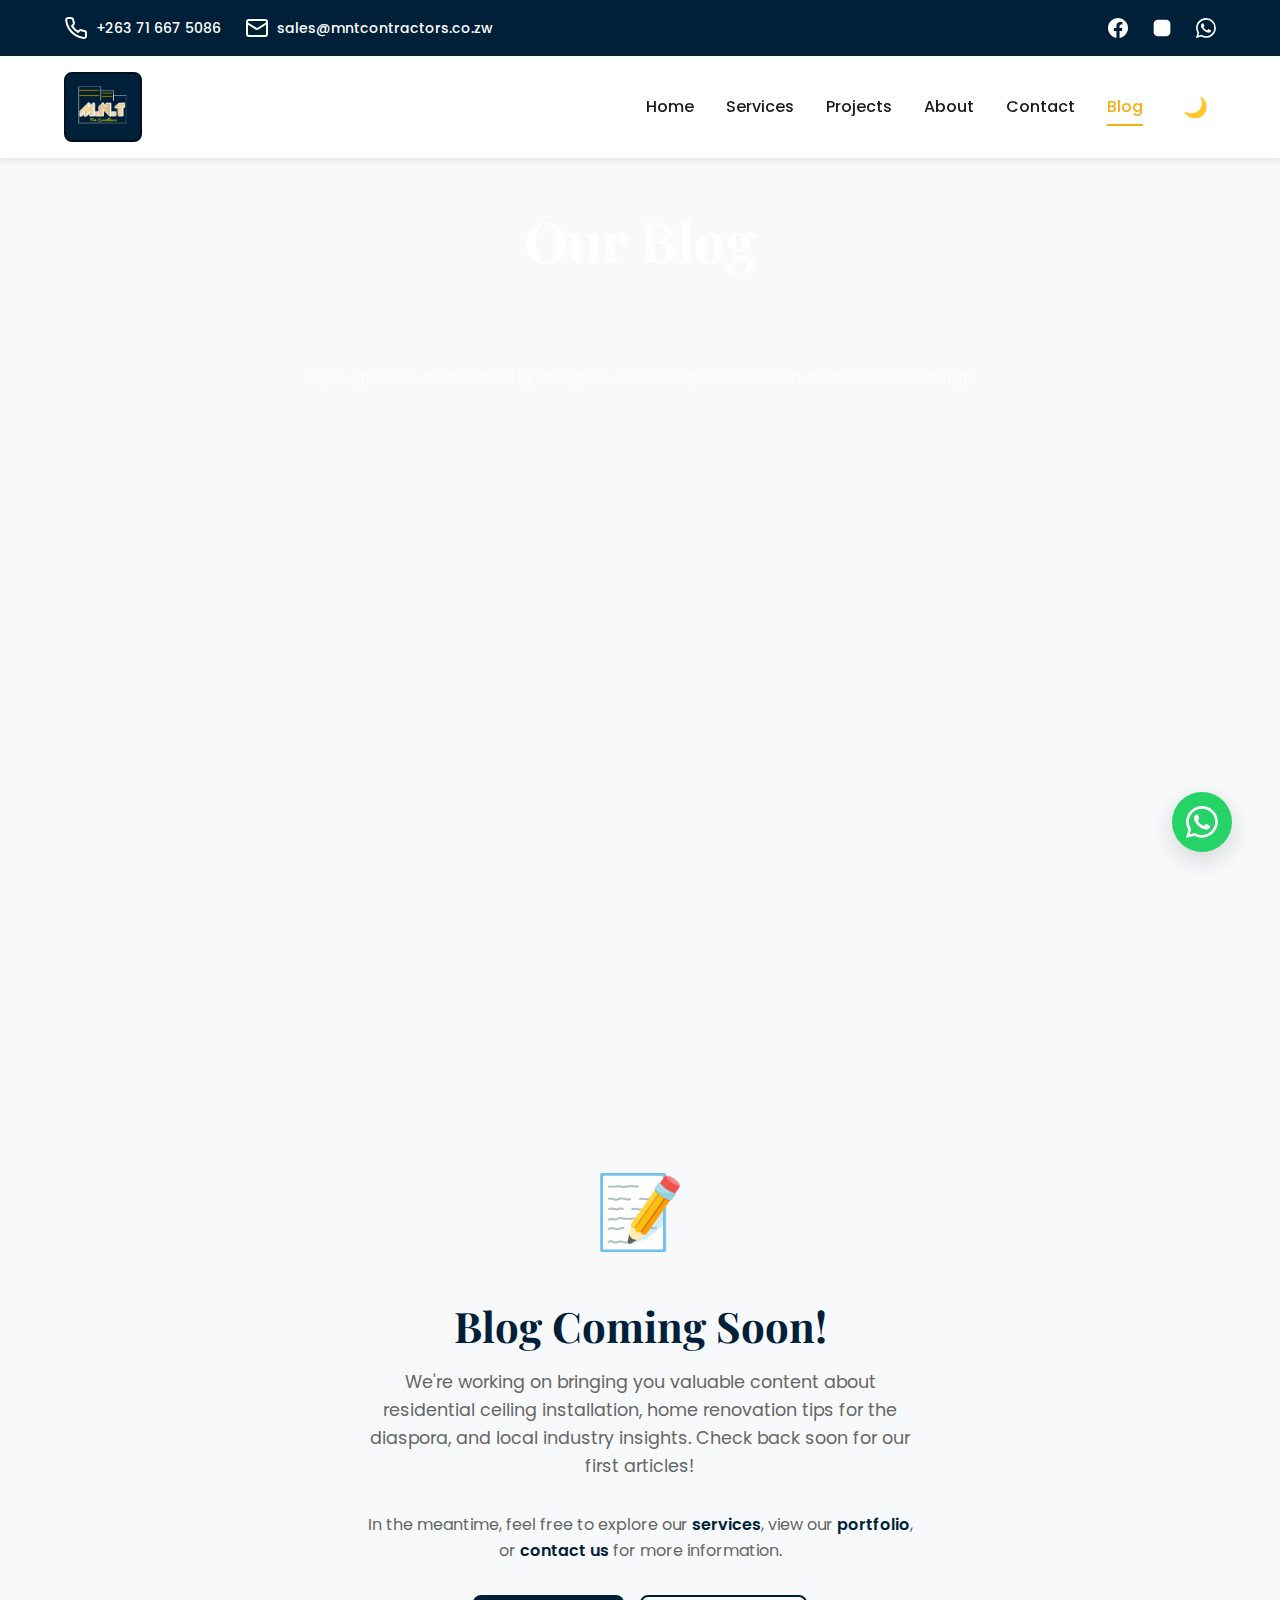
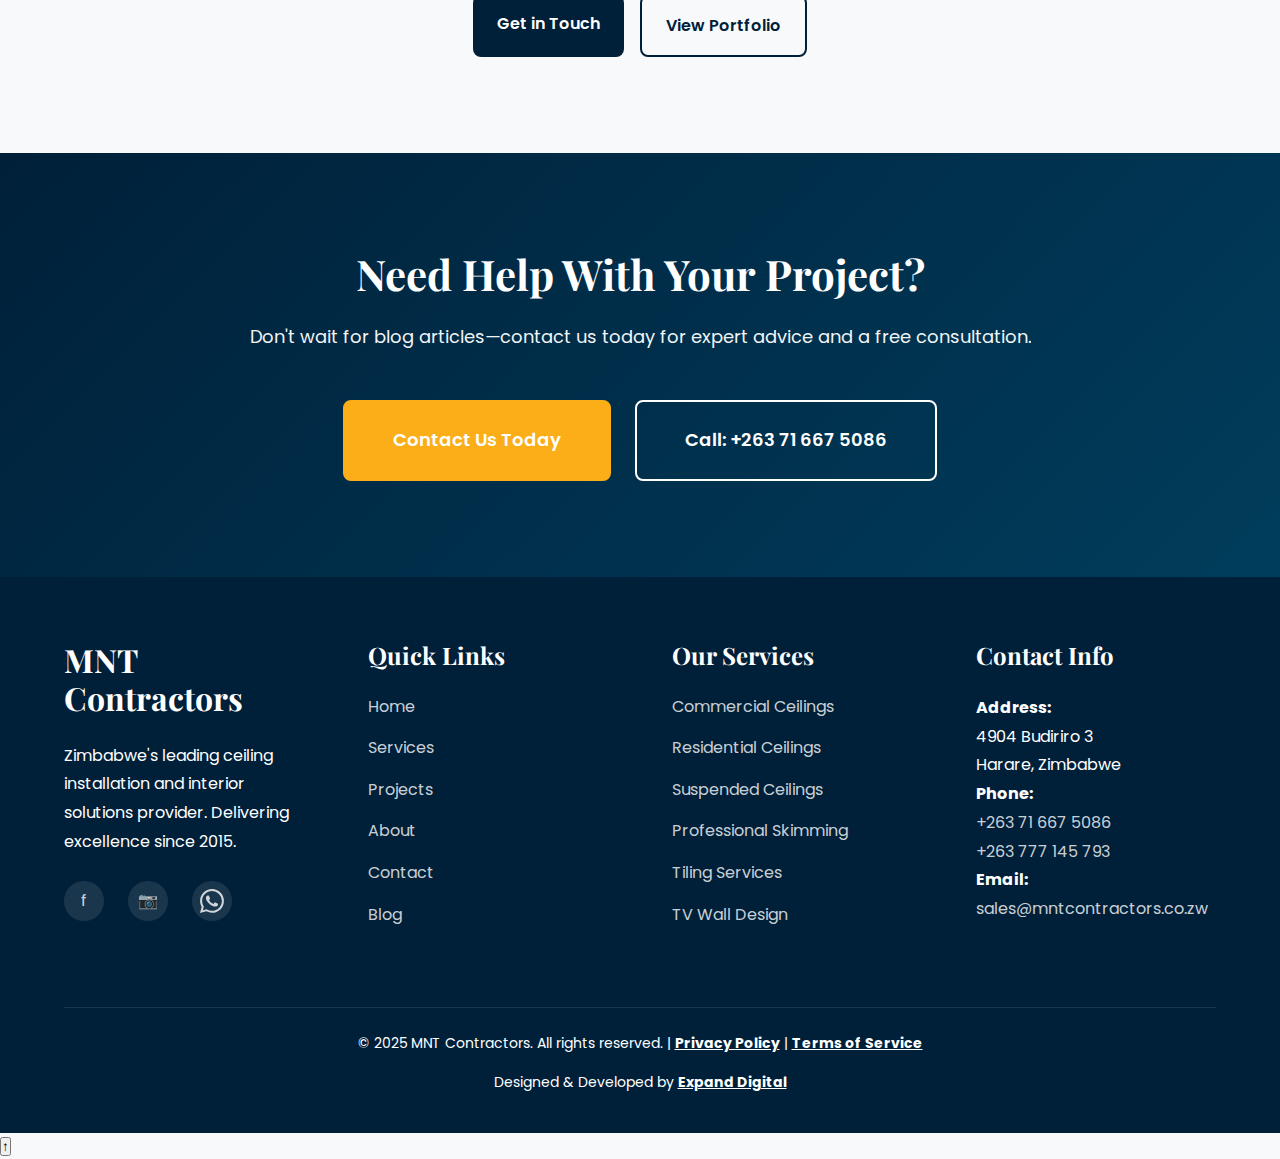
<file: blog.html>
<!DOCTYPE html>
<html lang="en">

<head>
    <meta charset="UTF-8">
    <meta name="viewport" content="width=device-width, initial-scale=1.0">
    <meta name="description"
        content="MNT Contractors Blog - Tips, guides, and industry insights on ceiling installation and interior design.">
    <meta name="keywords" content="blog, ceiling tips, interior design, home improvement, construction guide">
    <meta name="robots" content="index, follow">
    <meta property="og:title" content="Blog - MNT Contractors">
    <meta property="og:description" content="Read our latest articles on ceiling installation and interior design.">
    <meta property="og:url" content="https://mntcontractors.co.zw/blog">
    <link rel="icon" type="image/png" href="assets/favicon.png">
    <link rel="apple-touch-icon" href="assets/apple-touch-icon.png">
    <title>Blog - MNT Contractors | Tips & Industry Insights</title>
    <link rel="stylesheet" href="assets/styles.css">
    <link
        href="https://fonts.googleapis.com/css2?family=Poppins:wght@300;400;500;600;700;800&family=Playfair+Display:wght@600;700;800&display=swap"
        rel="stylesheet">
</head>

<body>
    <a href="#main-content" class="skip-link">Skip to main content</a>

    <!-- HEADER -->
    <header class="header">
        <div class="header-top">
            <div class="container">
                <div class="header-top-content">
                    <div class="contact-info">
                        <span class="info-item">
                            <svg class="icon" viewBox="0 0 24 24" fill="none" stroke="currentColor" stroke-width="2">
                                <path
                                    d="M22 16.92v3a2 2 0 0 1-2.18 2 19.79 19.79 0 0 1-8.63-3.07 19.5 19.5 0 0 1-6-6 19.79-19.79 0 0 1-3.07-8.67A2 2 0 0 1 4.11 2h3a2 2 0 0 1 2 1.72 12.84 12.84 0 0 0 .7 2.81 2 2 0 0 1-.45 2.11L8.09 9.91a16 16 0 0 0 6 6l1.27-1.27a2 2 0 0 1 2.11-.45 12.84 12.84 0 0 0 2.81.7A2 2 0 0 1 22 16.92z">
                                </path>
                            </svg>
                            <a href="tel:+263716675086">+263 71 667 5086</a>
                        </span>
                        <span class="info-item">
                            <svg class="icon" viewBox="0 0 24 24" fill="none" stroke="currentColor" stroke-width="2">
                                <rect x="2" y="4" width="20" height="16" rx="2"></rect>
                                <path d="m22 7-8.97 5.7a1.94 1.94 0 0 1-2.06 0L2 7"></path>
                            </svg>
                            <a href="mailto:sales@mntcontractors.co.zw">sales@mntcontractors.co.zw</a>
                        </span>
                    </div>
                    <div class="social-links">
                        <a href="https://www.facebook.com/profile.php?id=100083298612887" target="_blank"
                            rel="noopener noreferrer" aria-label="Facebook">
                            <svg class="icon" viewBox="0 0 24 24" fill="currentColor">
                                <path
                                    d="M24 12.073c0-6.627-5.373-12-12-12s-12 5.373-12 12c0 5.99 4.388 10.954 10.125 11.854v-8.385H7.078v-3.47h3.047V9.43c0-3.007 1.792-4.669 4.533-4.669 1.312 0 2.686.235 2.686.235v2.953H15.83c-1.491 0-1.956.925-1.956 1.874v2.25h3.328l-.532 3.47h-2.796v8.385C19.612 23.027 24 18.062 24 12.073z">
                                </path>
                            </svg>
                        </a>
                        <a href="https://www.instagram.com/mnt.contractors/" target="_blank" rel="noopener noreferrer"
                            aria-label="Instagram">
                            <svg class="icon" viewBox="0 0 24 24" fill="currentColor">
                                <rect x="2" y="2" width="20" height="20" rx="5" ry="5"></rect>
                                <path
                                    d="M16.5 7.5a1.5 1.5 0 1 1-3 0 1.5 1.5 0 0 1 3 0M12 17a5 5 0 1 1 0-10 5 5 0 0 1 0 10Z"
                                    fill="#fff"></path>
                            </svg>
                        </a>
                        <a href="https://wa.me/263716675086" target="_blank" rel="noopener noreferrer"
                            aria-label="WhatsApp">
                            <svg class="icon" viewBox="0 0 16 16" fill="currentColor">
                                <path
                                    d="M13.601 2.326A7.85 7.85 0 0 0 7.994 0C3.627 0 .068 3.558.064 7.926c0 1.399.366 2.76 1.057 3.965L0 16l4.204-1.102a7.9 7.9 0 0 0 3.79.965h.004c4.368 0 7.926-3.558 7.93-7.93A7.9 7.9 0 0 0 13.6 2.326zM7.994 14.521a6.6 6.6 0 0 1-3.356-.92l-.24-.144-2.494.654.666-2.433-.156-.251a6.56 6.56 0 0 1-1.007-3.505c0-3.626 2.957-6.584 6.591-6.584a6.56 6.56 0 0 1 4.66 1.931 6.56 6.56 0 0 1 1.928 4.66c-.004 3.639-2.961 6.592-6.592 6.592m3.615-4.934c-.197-.099-1.17-.578-1.353-.646-.182-.065-.315-.099-.445.099-.133.197-.513.646-.627.775-.114.133-.232.148-.43.05-.197-.1-.836-.308-1.592-.985-.59-.525-.985-1.175-1.103-1.372-.114-.198-.011-.304.088-.403.087-.088.197-.232.296-.346.1-.114.133-.198.198-.33.065-.134.034-.248-.015-.347-.05-.099-.445-1.076-.612-1.47-.16-.389-.323-.335-.445-.34-.114-.007-.247-.007-.38-.007a.73.73 0 0 0-.529.247c-.182.198-.691.677-.691 1.654s.71 1.916.81 2.049c.098.133 1.394 2.132 3.383 2.992.47.205.84.326 1.129.418.475.152.904.129 1.246.08.38-.058 1.171-.48 1.338-.943.164-.464.164-.86.114-.943-.049-.084-.182-.133-.38-.232" />
                            </svg>
                        </a>
                    </div>
                </div>
            </div>
        </div>

        <nav class="navbar">
            <div class="container">
                <div class="navbar-content">
                    <div class="logo">
                        <a href="/" class="logo-link">
                            <!-- Logo Image with background -->
                            <img src="assets/images/logo.png" alt="MNT Contractors Logo" class="logo-img"
                                loading="eager">
                        </a>
                    </div>

                    <button class="menu-toggle" id="menu-toggle" aria-label="Toggle navigation menu">
                        <span></span>
                        <span></span>
                        <span></span>
                    </button>

                    <ul class="nav-menu" id="nav-menu">
                        <li class="nav-item"><a href="/" class="nav-link">Home</a></li>
                        <li class="nav-item"><a href="services.html" class="nav-link">Services</a></li>
                        <li class="nav-item"><a href="projects.html" class="nav-link">Projects</a></li>
                        <li class="nav-item"><a href="about.html" class="nav-link">About</a></li>
                        <li class="nav-item"><a href="contact.html" class="nav-link">Contact</a></li>
                        <li class="nav-item"><a href="blog.html" class="nav-link active">Blog</a></li>
                        <li class="nav-item"><button class="theme-toggle" id="theme-toggle"
                                aria-label="Toggle dark mode">🌙</button></li>
                        <style>
                            /* Hide nav links by default on mobile, show only when menu is toggled */
                            .nav-menu {
                                display: flex;
                            }

                            @media (max-width: 900px) {
                                .nav-menu {
                                    display: none;
                                    flex-direction: column;
                                    position: absolute;
                                    top: 100%;
                                    left: 0;
                                    width: 100%;
                                    background: #fff;
                                    z-index: 1000;
                                }

                                .nav-menu.open {
                                    display: flex;
                                }

                                .nav-link.active {
                                    /* Remove active highlight in mobile */
                                    color: inherit;
                                    font-weight: normal;
                                }
                            }
                        </style>
                    </ul>
                </div>
            </div>
        </nav>
    </header>

    <main id="main-content">
        <!-- PAGE HERO -->
        <section class="hero" style="padding: 3rem 1rem;">
            <div class="hero-content">
                <h1>Our Blog</h1>
                <p class="hero-subtitle">Tips, guides, and industry insights on ceiling installation and interior design
                </p>
            </div>
        </section>

        <!-- COMING SOON MESSAGE -->
        <section style="padding: 6rem 1rem; text-align: center;">
            <div class="container" style="max-width: 600px;">
                <div style="font-size: 72px; margin-bottom: 2rem;">📝</div>
                <h2 style="color: var(--primary); margin-bottom: 1rem;">Blog Coming Soon!</h2>
                <p style="color: var(--text-secondary); font-size: 1.1rem; margin-bottom: 2rem;">
                    We're working on bringing you valuable content about residential ceiling installation, home
                    renovation tips for the diaspora, and local industry insights. Check back soon for our first
                    articles!
                </p>
                <p style="color: var(--text-secondary); margin-bottom: 2rem;">
                    In the meantime, feel free to explore our <a href="services.html"
                        style="color: var(--primary); font-weight: 600;">services</a>, view our <a href="projects.html"
                        style="color: var(--primary); font-weight: 600;">portfolio</a>, or <a href="contact.html"
                        style="color: var(--primary); font-weight: 600;">contact us</a> for more information.
                </p>
                <div style="display: flex; gap: 1rem; justify-content: center; flex-wrap: wrap;">
                    <a href="contact.html" class="btn btn-primary">Get in Touch</a>
                    <a href="projects.html" class="btn btn-secondary">View Portfolio</a>
                </div>
            </div>
        </section>

        <!-- CTA SECTION -->
        <section class="cta-final">
            <div class="container">
                <div class="cta-content">
                    <h2>Need Help With Your Project?</h2>
                    <p>Don't wait for blog articles—contact us today for expert advice and a free consultation.</p>
                    <div class="cta-buttons">
                        <a href="contact.html" class="btn btn-primary btn-lg">Contact Us Today</a>
                        <a href="tel:+263716675086" class="btn btn-secondary btn-lg">Call: +263 71 667 5086</a>
                    </div>
                </div>
            </div>
        </section>
    </main>

    <!-- FOOTER -->
    <footer class="footer">
        <div class="container">
            <div class="footer-content">
                <div class="footer-section">
                    <h3>MNT Contractors</h3>
                    <p>Zimbabwe's leading ceiling installation and interior solutions provider. Delivering excellence
                        since 2015.</p>
                    <div class="footer-social">
                        <a href="https://www.facebook.com/profile.php?id=100083298612887" target="_blank"
                            rel="noopener noreferrer" aria-label="Facebook">f</a>
                        <a href="https://www.instagram.com/mnt.contractors/" target="_blank" rel="noopener noreferrer"
                            aria-label="Instagram">📷</a>
                        <a href="https://wa.me/263716675086" target="_blank" rel="noopener noreferrer"
                            aria-label="WhatsApp">
                            <svg class="icon" viewBox="0 0 16 16" fill="currentColor">
                                <path
                                    d="M13.601 2.326A7.85 7.85 0 0 0 7.994 0C3.627 0 .068 3.558.064 7.926c0 1.399.366 2.76 1.057 3.965L0 16l4.204-1.102a7.9 7.9 0 0 0 3.79.965h.004c4.368 0 7.926-3.558 7.93-7.93A7.9 7.9 0 0 0 13.6 2.326zM7.994 14.521a6.6 6.6 0 0 1-3.356-.92l-.24-.144-2.494.654.666-2.433-.156-.251a6.56 6.56 0 0 1-1.007-3.505c0-3.626 2.957-6.584 6.591-6.584a6.56 6.56 0 0 1 4.66 1.931 6.56 6.56 0 0 1 1.928 4.66c-.004 3.639-2.961 6.592-6.592 6.592m3.615-4.934c-.197-.099-1.17-.578-1.353-.646-.182-.065-.315-.099-.445.099-.133.197-.513.646-.627.775-.114.133-.232.148-.43.05-.197-.1-.836-.308-1.592-.985-.59-.525-.985-1.175-1.103-1.372-.114-.198-.011-.304.088-.403.087-.088.197-.232.296-.346.1-.114.133-.198.198-.33.065-.134.034-.248-.015-.347-.05-.099-.445-1.076-.612-1.47-.16-.389-.323-.335-.445-.34-.114-.007-.247-.007-.38-.007a.73.73 0 0 0-.529.247c-.182.198-.691.677-.691 1.654s.71 1.916.81 2.049c.098.133 1.394 2.132 3.383 2.992.47.205.84.326 1.129.418.475.152.904.129 1.246.08.38-.058 1.171-.48 1.338-.943.164-.464.164-.86.114-.943-.049-.084-.182-.133-.38-.232" />
                            </svg>
                        </a>
                    </div>
                </div>
                <div class="footer-section">
                    <h4>Quick Links</h4>
                    <ul>
                        <li><a href="/">Home</a></li>
                        <li><a href="services.html">Services</a></li>
                        <li><a href="projects.html">Projects</a></li>
                        <li><a href="about.html">About</a></li>
                        <li><a href="contact.html">Contact</a></li>
                        <li><a href="blog.html">Blog</a></li>
                    </ul>
                </div>
                <div class="footer-section">
                    <h4>Our Services</h4>
                    <ul>
                        <li><a href="services.html#commercial">Commercial Ceilings</a></li>
                        <li><a href="services.html#residential">Residential Ceilings</a></li>
                        <li><a href="services.html#ceilings">Suspended Ceilings</a></li>
                        <li><a href="services.html#skimming">Professional Skimming</a></li>
                        <li><a href="services.html#tiling">Tiling Services</a></li>
                        <li><a href="services.html#tvwall">TV Wall Design</a></li>
                    </ul>
                </div>
                <div class="footer-section">
                    <h4>Contact Info</h4>
                    <p><strong>Address:</strong><br>4904 Budiriro 3<br>Harare, Zimbabwe</p>
                    <p><strong>Phone:</strong><br><a href="tel:+263716675086">+263 71 667 5086</a><br><a
                            href="tel:+263777145793">+263 777 145 793</a></p>
                    <p><strong>Email:</strong><br><a
                            href="mailto:sales@mntcontractors.co.zw">sales@mntcontractors.co.zw</a></p>
                </div>
            </div>
            <div class="footer-bottom">
                <p class="footer-copyright">&copy; 2025 MNT Contractors. All rights reserved. | <a href="privacy.html"
                        class="footer-link">Privacy Policy</a> | <a href="terms.html" class="footer-link">Terms of
                        Service</a></p>
                <p class="footer-dev">Designed & Developed by <a href="http://www.expanddigital.co.zw/" target="_blank"
                        rel="noopener noreferrer" class="footer-link">Expand Digital</a></p>
            </div>
            <style>
                .footer-bottom {
                    color: #fff;
                    text-align: center;
                }

                .footer-bottom a.footer-link {
                    color: #fff;
                    font-weight: bold;
                    text-decoration: underline;
                    transition: color 0.2s;
                }

                .footer-bottom a.footer-link:hover {
                    color: #ffd700;
                }

                .footer-bottom p {
                    color: #fff;
                }
            </style>
        </div>
    </footer>

    <!-- FLOATING CTA -->
    <div class="floating-cta">
        <a href="https://wa.me/263716675086" class="fab-button" aria-label="Chat on WhatsApp" title="Chat on WhatsApp">
            <svg viewBox="0 0 16 16" fill="currentColor">
                <path
                    d="M13.601 2.326A7.85 7.85 0 0 0 7.994 0C3.627 0 .068 3.558.064 7.926c0 1.399.366 2.76 1.057 3.965L0 16l4.204-1.102a7.9 7.9 0 0 0 3.79.965h.004c4.368 0 7.926-3.558 7.93-7.93A7.9 7.9 0 0 0 13.6 2.326zM7.994 14.521a6.6 6.6 0 0 1-3.356-.92l-.24-.144-2.494.654.666-2.433-.156-.251a6.56 6.56 0 0 1-1.007-3.505c0-3.626 2.957-6.584 6.591-6.584a6.56 6.56 0 0 1 4.66 1.931 6.56 6.56 0 0 1 1.928 4.66c-.004 3.639-2.961 6.592-6.592 6.592m3.615-4.934c-.197-.099-1.17-.578-1.353-.646-.182-.065-.315-.099-.445.099-.133.197-.513.646-.627.775-.114.133-.232.148-.43.05-.197-.1-.836-.308-1.592-.985-.59-.525-.985-1.175-1.103-1.372-.114-.198-.011-.304.088-.403.087-.088.197-.232.296-.346.1-.114.133-.198.198-.33.065-.134.034-.248-.015-.347-.05-.099-.445-1.076-.612-1.47-.16-.389-.323-.335-.445-.34-.114-.007-.247-.007-.38-.007a.73.73 0 0 0-.529.247c-.182.198-.691.677-.691 1.654s.71 1.916.81 2.049c.098.133 1.394 2.132 3.383 2.992.47.205.84.326 1.129.418.475.152.904.129 1.246.08.38-.058 1.171-.48 1.338-.943.164-.464.164-.86.114-.943-.049-.084-.182-.133-.38-.232" />
            </svg>
        </a>
    </div>

    <script src="assets/script.js"></script>
    <script>
        // Mobile nav toggle logic: add/remove 'open' class to nav-menu
        document.addEventListener('DOMContentLoaded', function () {
            var menuToggle = document.getElementById('menu-toggle');
            var navMenu = document.getElementById('nav-menu');
            if (menuToggle && navMenu) {
                menuToggle.addEventListener('click', function () {
                    navMenu.classList.toggle('open');
                });
            }
        });
    </script>
</body>

</html>
</file>
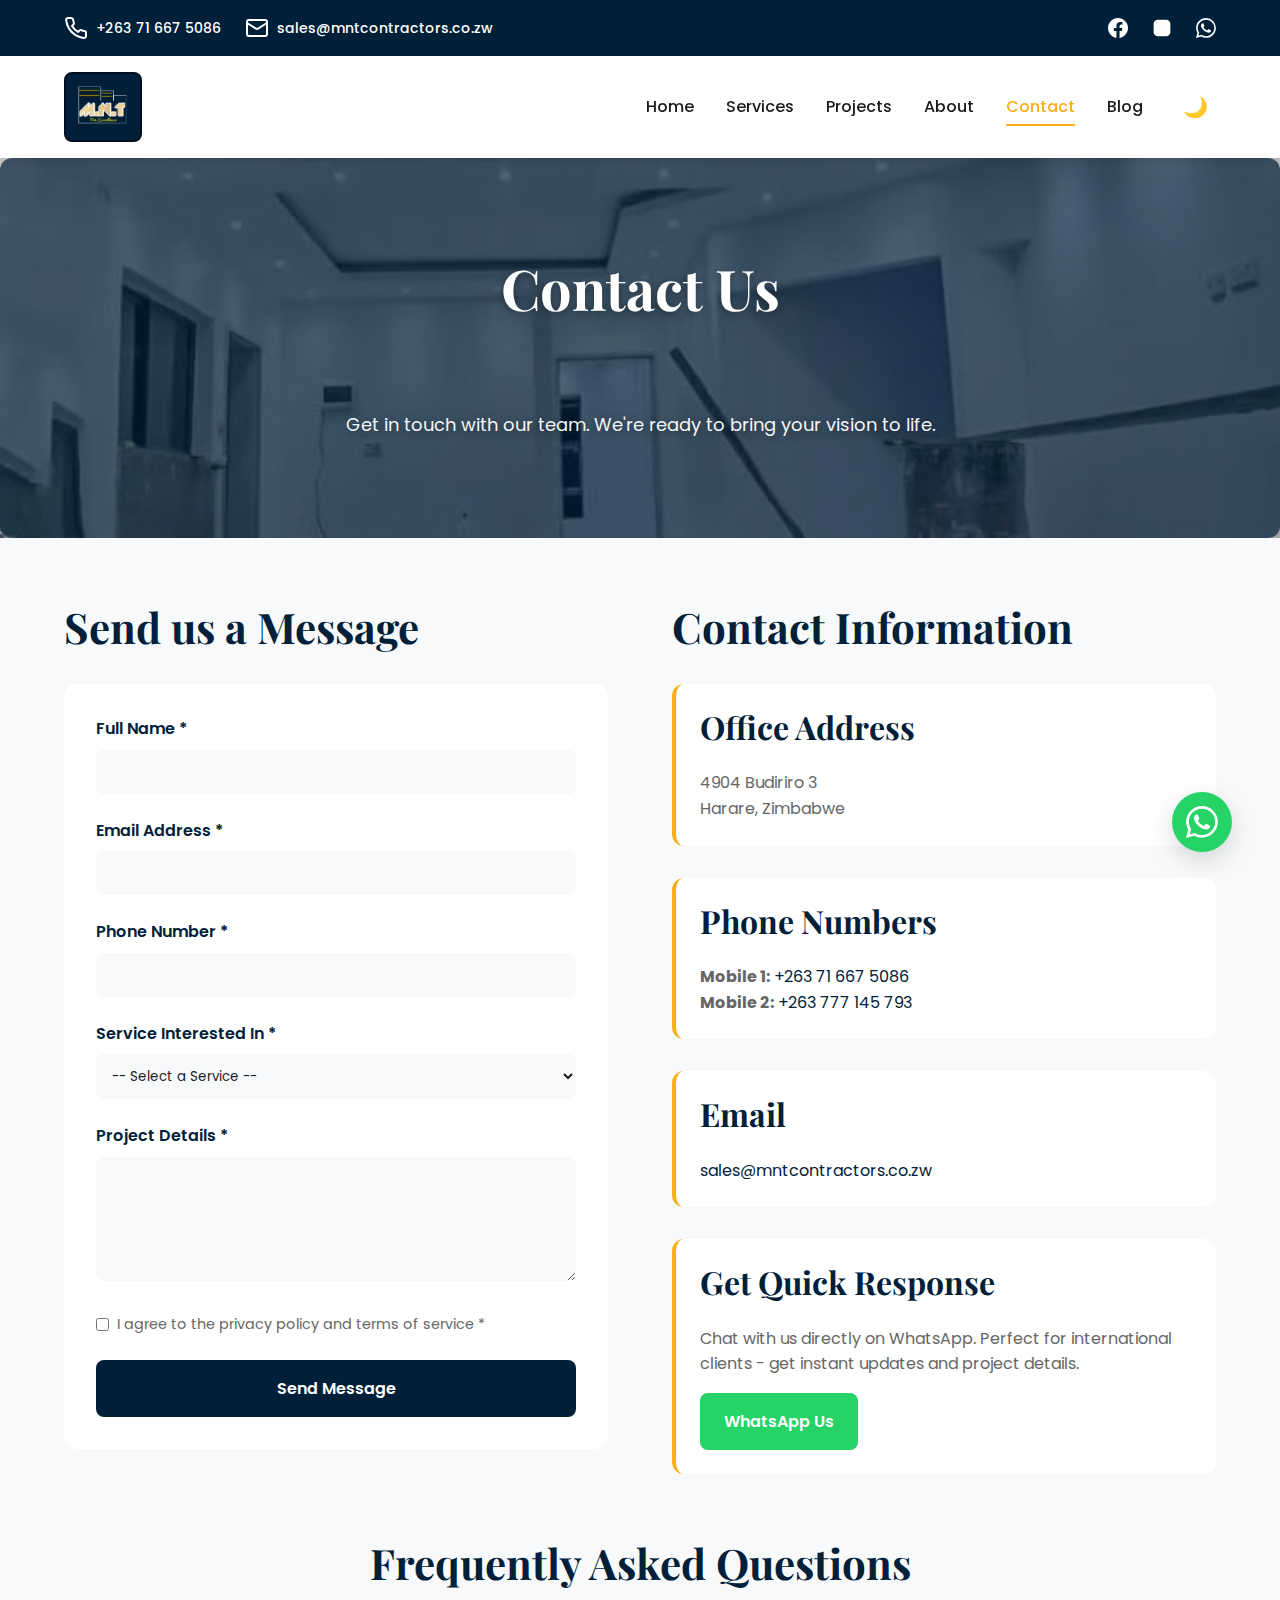
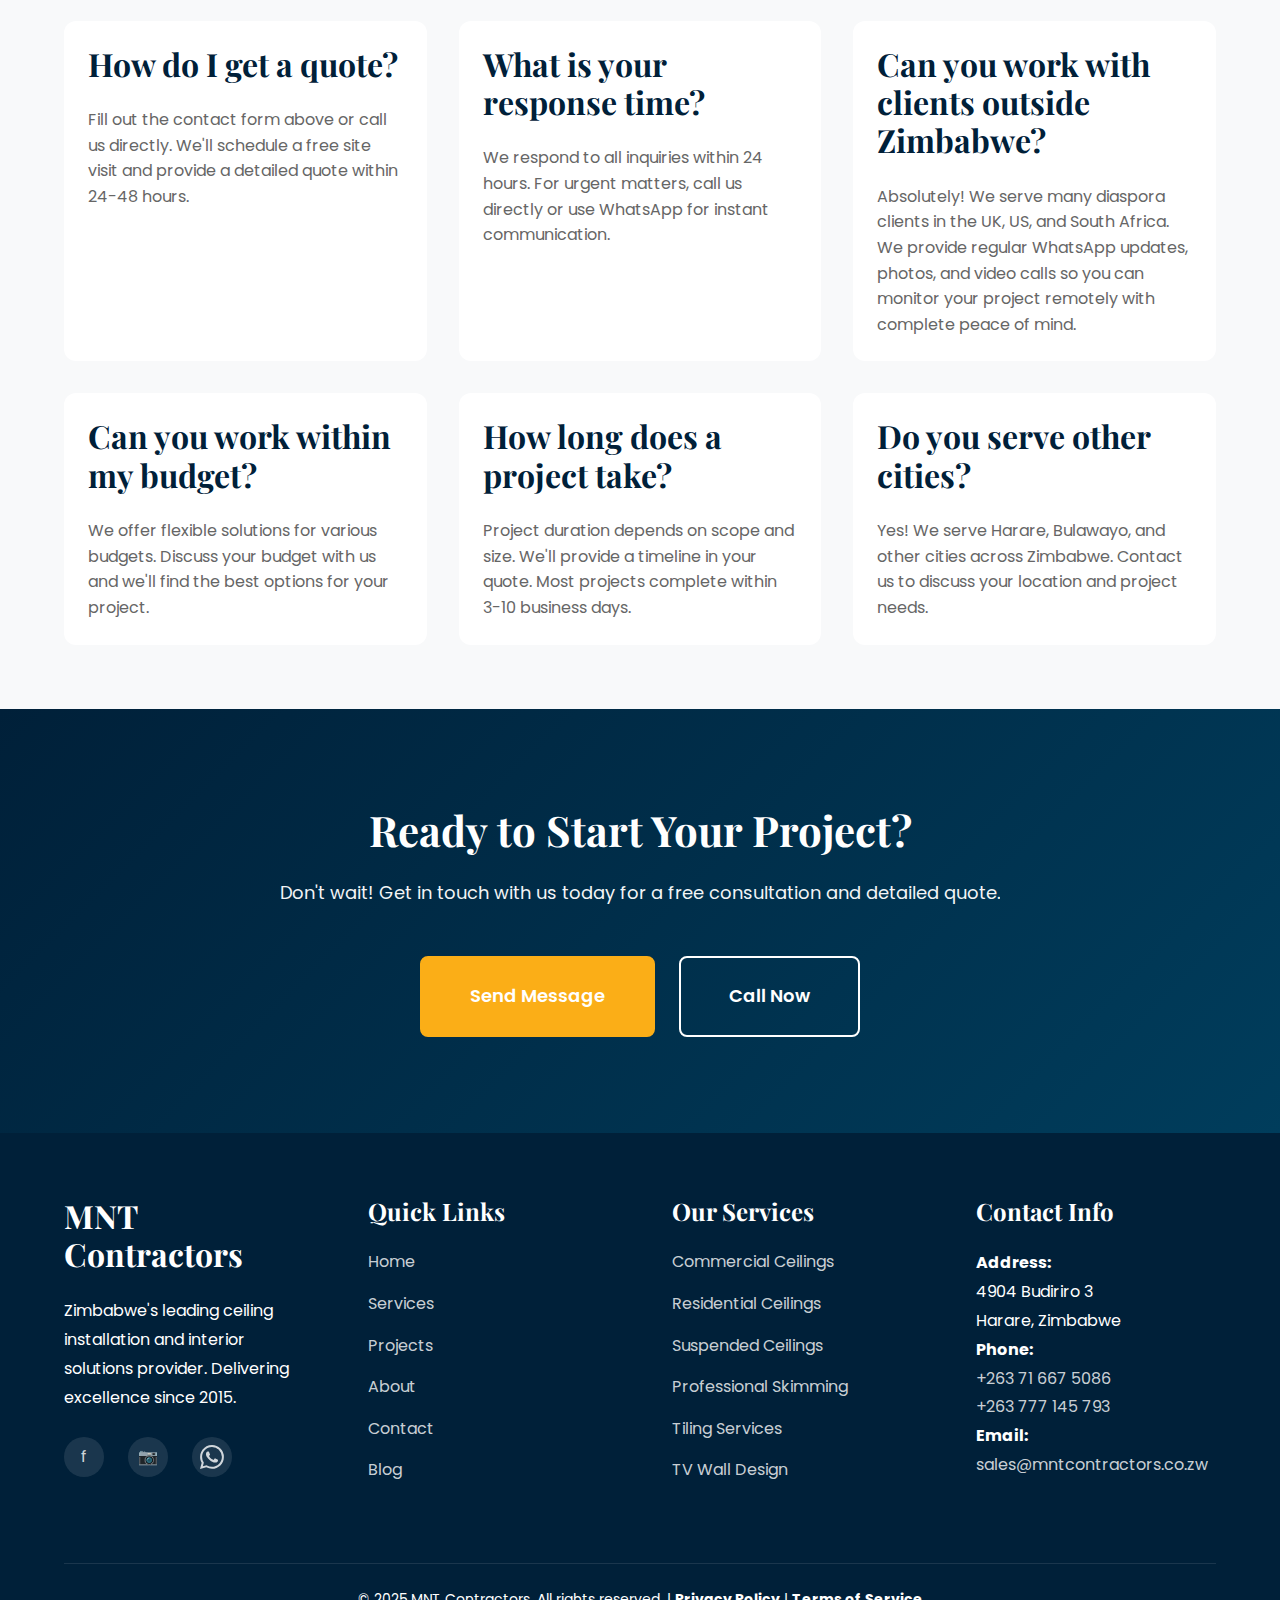
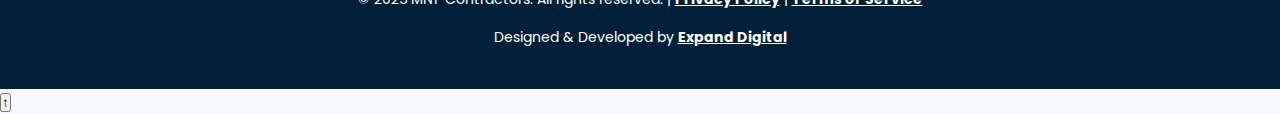
<file: contact.html>
<!DOCTYPE html>
<html lang="en">

<head>
    <meta charset="UTF-8">
    <meta name="viewport" content="width=device-width, initial-scale=1.0">
    <meta name="description"
        content="Contact MNT Contractors for your ceiling installation and interior design needs. Get a free quote today. Located in Harare, Zimbabwe.">
    <meta name="keywords" content="contact, quote request, ceiling contractors, Harare Zimbabwe">
    <meta name="robots" content="index, follow">
    <meta property="og:title" content="Contact Us - MNT Contractors">
    <meta property="og:description" content="Get in touch with MNT Contractors for a free consultation and quote.">
    <meta property="og:url" content="https://mntcontractors.co.zw/contact">
    <link rel="icon" type="image/png" href="assets/favicon.png">
    <link rel="apple-touch-icon" href="assets/apple-touch-icon.png">
    <title>Contact Us - MNT Contractors | Get Your Free Quote</title>
    <link rel="stylesheet" href="assets/styles.css">
    <link
        href="https://fonts.googleapis.com/css2?family=Poppins:wght@300;400;500;600;700;800&family=Playfair+Display:wght@600;700;800&display=swap"
        rel="stylesheet">
</head>

<body>
    <a href="#main-content" class="skip-link">Skip to main content</a>

    <!-- HEADER -->
    <header class="header">
        <div class="header-top">
            <div class="container">
                <div class="header-top-content">
                    <div class="contact-info">
                        <span class="info-item">
                            <svg class="icon" viewBox="0 0 24 24" fill="none" stroke="currentColor" stroke-width="2">
                                <path
                                    d="M22 16.92v3a2 2 0 0 1-2.18 2 19.79 19.79 0 0 1-8.63-3.07 19.5 19.5 0 0 1-6-6 19.79 19.79 0 0 1-3.07-8.67A2 2 0 0 1 4.11 2h3a2 2 0 0 1 2 1.72 12.84 12.84 0 0 0 .7 2.81 2 2 0 0 1-.45 2.11L8.09 9.91a16 16 0 0 0 6 6l1.27-1.27a2 2 0 0 1 2.11-.45 12.84 12.84 0 0 0 2.81.7A2 2 0 0 1 22 16.92z">
                                </path>
                            </svg>
                            <a href="tel:+263716675086">+263 71 667 5086</a>
                        </span>
                        <span class="info-item">
                            <svg class="icon" viewBox="0 0 24 24" fill="none" stroke="currentColor" stroke-width="2">
                                <rect x="2" y="4" width="20" height="16" rx="2"></rect>
                                <path d="m22 7-8.97 5.7a1.94 1.94 0 0 1-2.06 0L2 7"></path>
                            </svg>
                            <a href="mailto:sales@mntcontractors.co.zw">sales@mntcontractors.co.zw</a>
                        </span>
                    </div>
                    <div class="social-links">
                        <a href="https://www.facebook.com/profile.php?id=100083298612887" target="_blank"
                            rel="noopener noreferrer" aria-label="Facebook">
                            <svg class="icon" viewBox="0 0 24 24" fill="currentColor">
                                <path
                                    d="M24 12.073c0-6.627-5.373-12-12-12s-12 5.373-12 12c0 5.99 4.388 10.954 10.125 11.854v-8.385H7.078v-3.47h3.047V9.43c0-3.007 1.792-4.669 4.533-4.669 1.312 0 2.686.235 2.686.235v2.953H15.83c-1.491 0-1.956.925-1.956 1.874v2.25h3.328l-.532 3.47h-2.796v8.385C19.612 23.027 24 18.062 24 12.073z">
                                </path>
                            </svg>
                        </a>
                        <a href="https://www.instagram.com/mnt.contractors/" target="_blank" rel="noopener noreferrer"
                            aria-label="Instagram">
                            <svg class="icon" viewBox="0 0 24 24" fill="currentColor">
                                <rect x="2" y="2" width="20" height="20" rx="5" ry="5"></rect>
                                <path
                                    d="M16.5 7.5a1.5 1.5 0 1 1-3 0 1.5 1.5 0 0 1 3 0M12 17a5 5 0 1 1 0-10 5 5 0 0 1 0 10Z"
                                    fill="#fff"></path>
                            </svg>
                        </a>
                        <a href="https://wa.me/263716675086" target="_blank" rel="noopener noreferrer"
                            aria-label="WhatsApp">
                            <svg class="icon" viewBox="0 0 16 16" fill="currentColor">
                                <path
                                    d="M13.601 2.326A7.85 7.85 0 0 0 7.994 0C3.627 0 .068 3.558.064 7.926c0 1.399.366 2.76 1.057 3.965L0 16l4.204-1.102a7.9 7.9 0 0 0 3.79.965h.004c4.368 0 7.926-3.558 7.93-7.93A7.9 7.9 0 0 0 13.6 2.326zM7.994 14.521a6.6 6.6 0 0 1-3.356-.92l-.24-.144-2.494.654.666-2.433-.156-.251a6.56 6.56 0 0 1-1.007-3.505c0-3.626 2.957-6.584 6.591-6.584a6.56 6.56 0 0 1 4.66 1.931 6.56 6.56 0 0 1 1.928 4.66c-.004 3.639-2.961 6.592-6.592 6.592m3.615-4.934c-.197-.099-1.17-.578-1.353-.646-.182-.065-.315-.099-.445.099-.133.197-.513.646-.627.775-.114.133-.232.148-.43.05-.197-.1-.836-.308-1.592-.985-.59-.525-.985-1.175-1.103-1.372-.114-.198-.011-.304.088-.403.087-.088.197-.232.296-.346.1-.114.133-.198.198-.33.065-.134.034-.248-.015-.347-.05-.099-.445-1.076-.612-1.47-.16-.389-.323-.335-.445-.34-.114-.007-.247-.007-.38-.007a.73.73 0 0 0-.529.247c-.182.198-.691.677-.691 1.654s.71 1.916.81 2.049c.098.133 1.394 2.132 3.383 2.992.47.205.84.326 1.129.418.475.152.904.129 1.246.08.38-.058 1.171-.48 1.338-.943.164-.464.164-.86.114-.943-.049-.084-.182-.133-.38-.232" />
                            </svg>
                        </a>
                    </div>
                </div>
            </div>
        </div>

        <nav class="navbar">
            <div class="container">
                <div class="navbar-content">
                    <div class="logo">
                        <a href="/" class="logo-link">
                            <!-- Logo Image with background -->
                            <img src="assets/images/logo.png" alt="MNT Contractors Logo" class="logo-img"
                                loading="eager">
                        </a>
                    </div>

                    <button class="menu-toggle" id="menu-toggle" aria-label="Toggle navigation menu">
                        <span></span>
                        <span></span>
                        <span></span>
                    </button>

                    <ul class="nav-menu" id="nav-menu">
                        <li class="nav-item"><a href="/" class="nav-link">Home</a></li>
                        <li class="nav-item"><a href="services.html" class="nav-link">Services</a></li>
                        <li class="nav-item"><a href="projects.html" class="nav-link">Projects</a></li>
                        <li class="nav-item"><a href="about.html" class="nav-link">About</a></li>
                        <li class="nav-item"><a href="contact.html" class="nav-link active">Contact</a></li>
                        <li class="nav-item"><a href="blog.html" class="nav-link">Blog</a></li>
                        <li class="nav-item"><button class="theme-toggle" id="theme-toggle"
                                aria-label="Toggle dark mode">🌙</button></li>
                        <style>
                            /* Hide nav links by default on mobile, show only when menu is toggled */
                            .nav-menu {
                                display: flex;
                            }

                            @media (max-width: 900px) {
                                .nav-menu {
                                    display: none;
                                    flex-direction: column;
                                    position: absolute;
                                    top: 100%;
                                    left: 0;
                                    width: 100%;
                                    background: #fff;
                                    z-index: 1000;
                                }

                                .nav-menu.open {
                                    display: flex;
                                }

                                .nav-link.active {
                                    /* Remove active highlight in mobile */
                                    color: inherit;
                                    font-weight: normal;
                                }
                            }
                        </style>
                    </ul>
                </div>
            </div>
        </nav>
    </header>

    <main id="main-content">
        <!-- PAGE HERO -->
        <section class="hero hero-contact"
            style="padding: 3rem 1rem; position: relative; background: url('assets/portfolio/suspended ceiling 5.jpg') center/cover no-repeat; min-height: 340px;">
            <div class="hero-overlay"
                style="position: absolute; inset: 0; background: rgba(0, 32, 57, 0.7); z-index: 1; border-radius: var(--border-radius-lg, 0);">
            </div>
            <div class="hero-content"
                style="position: relative; z-index: 2; color: #fff; text-align: center; padding-top: 3rem;">
                <h1 style="color: #fff; text-shadow: 0 2px 8px rgba(0,0,0,0.4); margin-top: 0;">Contact Us</h1>
                <p class="hero-subtitle" style="color: #fff; text-shadow: 0 2px 8px rgba(0,0,0,0.4);">Get in touch with
                    our team. We're ready to bring your vision to life.</p>
            </div>
        </section>

        <!-- CONTACT SECTION -->
        <section style="padding: 4rem 1rem;">
            <div class="container">
                <div style="display: grid; grid-template-columns: 1fr 1fr; gap: 4rem; margin-bottom: 4rem;">
                    <!-- CONTACT FORM -->
                    <div>
                        <h2 style="color: var(--primary); margin-bottom: 2rem;">Send us a Message</h2>
                        <form id="contact-form"
                            style="background-color: var(--bg-secondary); padding: 2rem; border-radius: var(--border-radius-lg); border: 1px solid var(--border-color);">
                            <div style="margin-bottom: 1.5rem;">
                                <label for="name"
                                    style="display: block; margin-bottom: 0.5rem; font-weight: 600; color: var(--primary);">Full
                                    Name *</label>
                                <input type="text" id="name" name="name" required
                                    style="width: 100%; padding: 0.75rem; border: 1px solid var(--border-color); border-radius: var(--border-radius); font-family: var(--font-primary); background-color: var(--bg-primary); color: var(--text-primary);">
                            </div>

                            <div style="margin-bottom: 1.5rem;">
                                <label for="email"
                                    style="display: block; margin-bottom: 0.5rem; font-weight: 600; color: var(--primary);">Email
                                    Address *</label>
                                <input type="email" id="email" name="email" required
                                    style="width: 100%; padding: 0.75rem; border: 1px solid var(--border-color); border-radius: var(--border-radius); font-family: var(--font-primary); background-color: var(--bg-primary); color: var(--text-primary);">
                            </div>

                            <div style="margin-bottom: 1.5rem;">
                                <label for="phone"
                                    style="display: block; margin-bottom: 0.5rem; font-weight: 600; color: var(--primary);">Phone
                                    Number *</label>
                                <input type="tel" id="phone" name="phone" required
                                    style="width: 100%; padding: 0.75rem; border: 1px solid var(--border-color); border-radius: var(--border-radius); font-family: var(--font-primary); background-color: var(--bg-primary); color: var(--text-primary);">
                            </div>

                            <div style="margin-bottom: 1.5rem;">
                                <label for="service"
                                    style="display: block; margin-bottom: 0.5rem; font-weight: 600; color: var(--primary);">Service
                                    Interested In *</label>
                                <select id="service" name="service" required
                                    style="width: 100%; padding: 0.75rem; border: 1px solid var(--border-color); border-radius: var(--border-radius); font-family: var(--font-primary); background-color: var(--bg-primary); color: var(--text-primary);">
                                    <option value="">-- Select a Service --</option>
                                    <option value="Commercial Ceilings">Commercial Ceilings</option>
                                    <option value="Residential Ceilings">Residential Ceilings</option>
                                    <option value="Suspended Ceilings">Suspended Ceilings</option>
                                    <option value="Professional Skimming">Professional Skimming</option>
                                    <option value="Tiling Services">Tiling Services</option>
                                    <option value="TV Wall Design">TV Wall Design</option>
                                    <option value="Painting & Other">Painting & Other</option>
                                </select>
                            </div>

                            <div style="margin-bottom: 1.5rem;">
                                <label for="message"
                                    style="display: block; margin-bottom: 0.5rem; font-weight: 600; color: var(--primary);">Project
                                    Details *</label>
                                <textarea id="message" name="message" rows="5" required
                                    style="width: 100%; padding: 0.75rem; border: 1px solid var(--border-color); border-radius: var(--border-radius); font-family: var(--font-primary); background-color: var(--bg-primary); color: var(--text-primary); resize: vertical;"></textarea>
                            </div>

                            <div style="margin-bottom: 1.5rem;">
                                <label style="display: flex; align-items: center; gap: 0.5rem; cursor: pointer;">
                                    <input type="checkbox" id="privacy" required style="cursor: pointer;">
                                    <span style="font-size: 0.9rem; color: var(--text-secondary);">I agree to the
                                        privacy policy and terms of service *</span>
                                </label>
                            </div>

                            <button type="submit" class="btn btn-primary" style="width: 100%;">Send Message</button>
                        </form>
                    </div>

                    <!-- CONTACT INFO -->
                    <div>
                        <h2 style="color: var(--primary); margin-bottom: 2rem;">Contact Information</h2>

                        <div
                            style="margin-bottom: 2rem; padding: 1.5rem; background-color: var(--bg-secondary); border-radius: var(--border-radius-lg); border-left: 4px solid var(--accent);">
                            <h3 style="color: var(--primary); margin-top: 0;">Office Address</h3>
                            <p style="color: var(--text-secondary); margin: 0;">
                                4904 Budiriro 3<br>
                                Harare, Zimbabwe
                            </p>
                        </div>

                        <div
                            style="margin-bottom: 2rem; padding: 1.5rem; background-color: var(--bg-secondary); border-radius: var(--border-radius-lg); border-left: 4px solid var(--accent);">
                            <h3 style="color: var(--primary); margin-top: 0;">Phone Numbers</h3>
                            <p style="color: var(--text-secondary); margin: 0;">
                                <strong>Mobile 1:</strong> <a href="tel:+263716675086"
                                    style="color: var(--primary);">+263 71 667 5086</a><br>
                                <strong>Mobile 2:</strong> <a href="tel:+263777145793"
                                    style="color: var(--primary);">+263 777 145 793</a>
                            </p>
                        </div>

                        <div
                            style="margin-bottom: 2rem; padding: 1.5rem; background-color: var(--bg-secondary); border-radius: var(--border-radius-lg); border-left: 4px solid var(--accent);">
                            <h3 style="color: var(--primary); margin-top: 0;">Email</h3>
                            <p style="color: var(--text-secondary); margin: 0;">
                                <a href="mailto:sales@mntcontractors.co.zw"
                                    style="color: var(--primary);">sales@mntcontractors.co.zw</a>
                            </p>
                        </div>



                        <div
                            style="padding: 1.5rem; background-color: var(--bg-secondary); border-radius: var(--border-radius-lg); border-left: 4px solid var(--accent);">
                            <h3 style="color: var(--primary); margin-top: 0;">Get Quick Response</h3>
                            <p style="color: var(--text-secondary); margin-bottom: 1rem;">Chat with us directly on
                                WhatsApp. Perfect for international clients - get instant updates and project details.
                            </p>
                            <a href="https://wa.me/263716675086" target="_blank" rel="noopener noreferrer"
                                class="btn btn-primary" style="background-color: #25d366;">WhatsApp Us</a>
                        </div>
                    </div>
                </div>

                <!-- FAQ SECTION -->
                <div>
                    <h2 style="color: var(--primary); text-align: center; margin-bottom: 2rem;">Frequently Asked
                        Questions</h2>
                    <div style="display: grid; grid-template-columns: repeat(auto-fit, minmax(300px, 1fr)); gap: 2rem;">
                        <div
                            style="background-color: var(--bg-secondary); padding: 1.5rem; border-radius: var(--border-radius-lg); border: 1px solid var(--border-color);">
                            <h3 style="color: var(--primary); margin-top: 0;">How do I get a quote?</h3>
                            <p style="color: var(--text-secondary); margin: 0;">Fill out the contact form above or call
                                us directly. We'll schedule a free site visit and provide a detailed quote within 24-48
                                hours.</p>
                        </div>
                        <div
                            style="background-color: var(--bg-secondary); padding: 1.5rem; border-radius: var(--border-radius-lg); border: 1px solid var(--border-color);">
                            <h3 style="color: var(--primary); margin-top: 0;">What is your response time?</h3>
                            <p style="color: var(--text-secondary); margin: 0;">We respond to all inquiries within 24
                                hours. For urgent matters, call us directly or use WhatsApp for instant communication.
                            </p>
                        </div>
                        <div
                            style="background-color: var(--bg-secondary); padding: 1.5rem; border-radius: var(--border-radius-lg); border: 1px solid var(--border-color);">
                            <h3 style="color: var(--primary); margin-top: 0;">Can you work with clients outside
                                Zimbabwe?</h3>
                            <p style="color: var(--text-secondary); margin: 0;">Absolutely! We serve many diaspora
                                clients in the UK, US, and South Africa. We provide regular WhatsApp updates, photos,
                                and video calls so you can monitor your project remotely with complete peace of mind.
                            </p>
                        </div>
                        <div
                            style="background-color: var(--bg-secondary); padding: 1.5rem; border-radius: var(--border-radius-lg); border: 1px solid var(--border-color);">
                            <h3 style="color: var(--primary); margin-top: 0;">Can you work within my budget?</h3>
                            <p style="color: var(--text-secondary); margin: 0;">We offer flexible solutions for various
                                budgets. Discuss your budget with us and we'll find the best options for your project.
                            </p>
                        </div>
                        <div
                            style="background-color: var(--bg-secondary); padding: 1.5rem; border-radius: var(--border-radius-lg); border: 1px solid var(--border-color);">
                            <h3 style="color: var(--primary); margin-top: 0;">How long does a project take?</h3>
                            <p style="color: var(--text-secondary); margin: 0;">Project duration depends on scope and
                                size. We'll provide a timeline in your quote. Most projects complete within 3-10
                                business days.</p>
                        </div>
                        <div
                            style="background-color: var(--bg-secondary); padding: 1.5rem; border-radius: var(--border-radius-lg); border: 1px solid var(--border-color);">
                            <h3 style="color: var(--primary); margin-top: 0;">Do you serve other cities?</h3>
                            <p style="color: var(--text-secondary); margin: 0;">Yes! We serve Harare, Bulawayo, and
                                other cities across Zimbabwe. Contact us to discuss your location and project needs.</p>
                        </div>
                    </div>
                </div>
            </div>
        </section>

        <!-- CTA SECTION -->
        <section class="cta-final">
            <div class="container">
                <div class="cta-content">
                    <h2>Ready to Start Your Project?</h2>
                    <p>Don't wait! Get in touch with us today for a free consultation and detailed quote.</p>
                    <div class="cta-buttons">
                        <a href="#contact-form" class="btn btn-primary btn-lg">Send Message</a>
                        <a href="tel:+263716675086" class="btn btn-secondary btn-lg">Call Now</a>
                    </div>
                </div>
            </div>
        </section>
    </main>

    <!-- FOOTER -->
    <footer class="footer">
        <div class="container">
            <div class="footer-content">
                <div class="footer-section">
                    <h3>MNT Contractors</h3>
                    <p>Zimbabwe's leading ceiling installation and interior solutions provider. Delivering excellence
                        since 2015.</p>
                    <div class="footer-social">
                        <a href="https://www.facebook.com/profile.php?id=100083298612887" target="_blank"
                            rel="noopener noreferrer" aria-label="Facebook">f</a>
                        <a href="https://www.instagram.com/mnt.contractors/" target="_blank" rel="noopener noreferrer"
                            aria-label="Instagram">📷</a>
                        <a href="https://wa.me/263716675086" target="_blank" rel="noopener noreferrer"
                            aria-label="WhatsApp">
                            <svg class="icon" viewBox="0 0 16 16" fill="currentColor">
                                <path
                                    d="M13.601 2.326A7.85 7.85 0 0 0 7.994 0C3.627 0 .068 3.558.064 7.926c0 1.399.366 2.76 1.057 3.965L0 16l4.204-1.102a7.9 7.9 0 0 0 3.79.965h.004c4.368 0 7.926-3.558 7.93-7.93A7.9 7.9 0 0 0 13.6 2.326zM7.994 14.521a6.6 6.6 0 0 1-3.356-.92l-.24-.144-2.494.654.666-2.433-.156-.251a6.56 6.56 0 0 1-1.007-3.505c0-3.626 2.957-6.584 6.591-6.584a6.56 6.56 0 0 1 4.66 1.931 6.56 6.56 0 0 1 1.928 4.66c-.004 3.639-2.961 6.592-6.592 6.592m3.615-4.934c-.197-.099-1.17-.578-1.353-.646-.182-.065-.315-.099-.445.099-.133.197-.513.646-.627.775-.114.133-.232.148-.43.05-.197-.1-.836-.308-1.592-.985-.59-.525-.985-1.175-1.103-1.372-.114-.198-.011-.304.088-.403.087-.088.197-.232.296-.346.1-.114.133-.198.198-.33.065-.134.034-.248-.015-.347-.05-.099-.445-1.076-.612-1.47-.16-.389-.323-.335-.445-.34-.114-.007-.247-.007-.38-.007a.73.73 0 0 0-.529.247c-.182.198-.691.677-.691 1.654s.71 1.916.81 2.049c.098.133 1.394 2.132 3.383 2.992.47.205.84.326 1.129.418.475.152.904.129 1.246.08.38-.058 1.171-.48 1.338-.943.164-.464.164-.86.114-.943-.049-.084-.182-.133-.38-.232" />
                            </svg>
                        </a>
                    </div>
                </div>
                <div class="footer-section">
                    <h4>Quick Links</h4>
                    <ul>
                        <li><a href="/">Home</a></li>
                        <li><a href="services.html">Services</a></li>
                        <li><a href="projects.html">Projects</a></li>
                        <li><a href="about.html">About</a></li>
                        <li><a href="contact.html">Contact</a></li>
                        <li><a href="blog.html">Blog</a></li>
                    </ul>
                </div>
                <div class="footer-section">
                    <h4>Our Services</h4>
                    <ul>
                        <li><a href="services.html#commercial">Commercial Ceilings</a></li>
                        <li><a href="services.html#residential">Residential Ceilings</a></li>
                        <li><a href="services.html#ceilings">Suspended Ceilings</a></li>
                        <li><a href="services.html#skimming">Professional Skimming</a></li>
                        <li><a href="services.html#tiling">Tiling Services</a></li>
                        <li><a href="services.html#tvwall">TV Wall Design</a></li>
                    </ul>
                </div>
                <div class="footer-section">
                    <h4>Contact Info</h4>
                    <p><strong>Address:</strong><br>4904 Budiriro 3<br>Harare, Zimbabwe</p>
                    <p><strong>Phone:</strong><br><a href="tel:+263716675086">+263 71 667 5086</a><br><a
                            href="tel:+263777145793">+263 777 145 793</a></p>
                    <p><strong>Email:</strong><br><a
                            href="mailto:sales@mntcontractors.co.zw">sales@mntcontractors.co.zw</a></p>
                </div>
            </div>
            <div class="footer-bottom">
                <p class="footer-copyright">&copy; 2025 MNT Contractors. All rights reserved. | <a href="privacy.html"
                        class="footer-link">Privacy Policy</a> | <a href="terms.html" class="footer-link">Terms of
                        Service</a></p>
                <p class="footer-dev">Designed & Developed by <a href="http://www.expanddigital.co.zw/" target="_blank"
                        rel="noopener noreferrer" class="footer-link">Expand Digital</a></p>
            </div>
            <style>
                .footer-bottom {
                    color: #fff;
                    text-align: center;
                }

                .footer-bottom a.footer-link {
                    color: #fff;
                    font-weight: bold;
                    text-decoration: underline;
                    transition: color 0.2s;
                }

                .footer-bottom a.footer-link:hover {
                    color: #ffd700;
                }

                .footer-bottom p {
                    color: #fff;
                }
            </style>
        </div>
    </footer>

    <!-- FLOATING CTA -->
    <div class="floating-cta">
        <a href="https://wa.me/263716675086" class="fab-button" aria-label="Chat on WhatsApp" title="Chat on WhatsApp">
            <svg viewBox="0 0 16 16" fill="currentColor">
                <path
                    d="M13.601 2.326A7.85 7.85 0 0 0 7.994 0C3.627 0 .068 3.558.064 7.926c0 1.399.366 2.76 1.057 3.965L0 16l4.204-1.102a7.9 7.9 0 0 0 3.79.965h.004c4.368 0 7.926-3.558 7.93-7.93A7.9 7.9 0 0 0 13.6 2.326zM7.994 14.521a6.6 6.6 0 0 1-3.356-.92l-.24-.144-2.494.654.666-2.433-.156-.251a6.56 6.56 0 0 1-1.007-3.505c0-3.626 2.957-6.584 6.591-6.584a6.56 6.56 0 0 1 4.66 1.931 6.56 6.56 0 0 1 1.928 4.66c-.004 3.639-2.961 6.592-6.592 6.592m3.615-4.934c-.197-.099-1.17-.578-1.353-.646-.182-.065-.315-.099-.445.099-.133.197-.513.646-.627.775-.114.133-.232.148-.43.05-.197-.1-.836-.308-1.592-.985-.59-.525-.985-1.175-1.103-1.372-.114-.198-.011-.304.088-.403.087-.088.197-.232.296-.346.1-.114.133-.198.198-.33.065-.134.034-.248-.015-.347-.05-.099-.445-1.076-.612-1.47-.16-.389-.323-.335-.445-.34-.114-.007-.247-.007-.38-.007a.73.73 0 0 0-.529.247c-.182.198-.691.677-.691 1.654s.71 1.916.81 2.049c.098.133 1.394 2.132 3.383 2.992.47.205.84.326 1.129.418.475.152.904.129 1.246.08.38-.058 1.171-.48 1.338-.943.164-.464.164-.86.114-.943-.049-.084-.182-.133-.38-.232" />
            </svg>
        </a>
    </div>

    <script src="assets/script.js"></script>
    <script>
        // Mobile nav toggle logic: add/remove 'open' class to nav-menu
        document.addEventListener('DOMContentLoaded', function () {
            var menuToggle = document.getElementById('menu-toggle');
            var navMenu = document.getElementById('nav-menu');
            if (menuToggle && navMenu) {
                menuToggle.addEventListener('click', function () {
                    navMenu.classList.toggle('open');
                });
            }
        });
    </script>
</body>

</html>
</file>
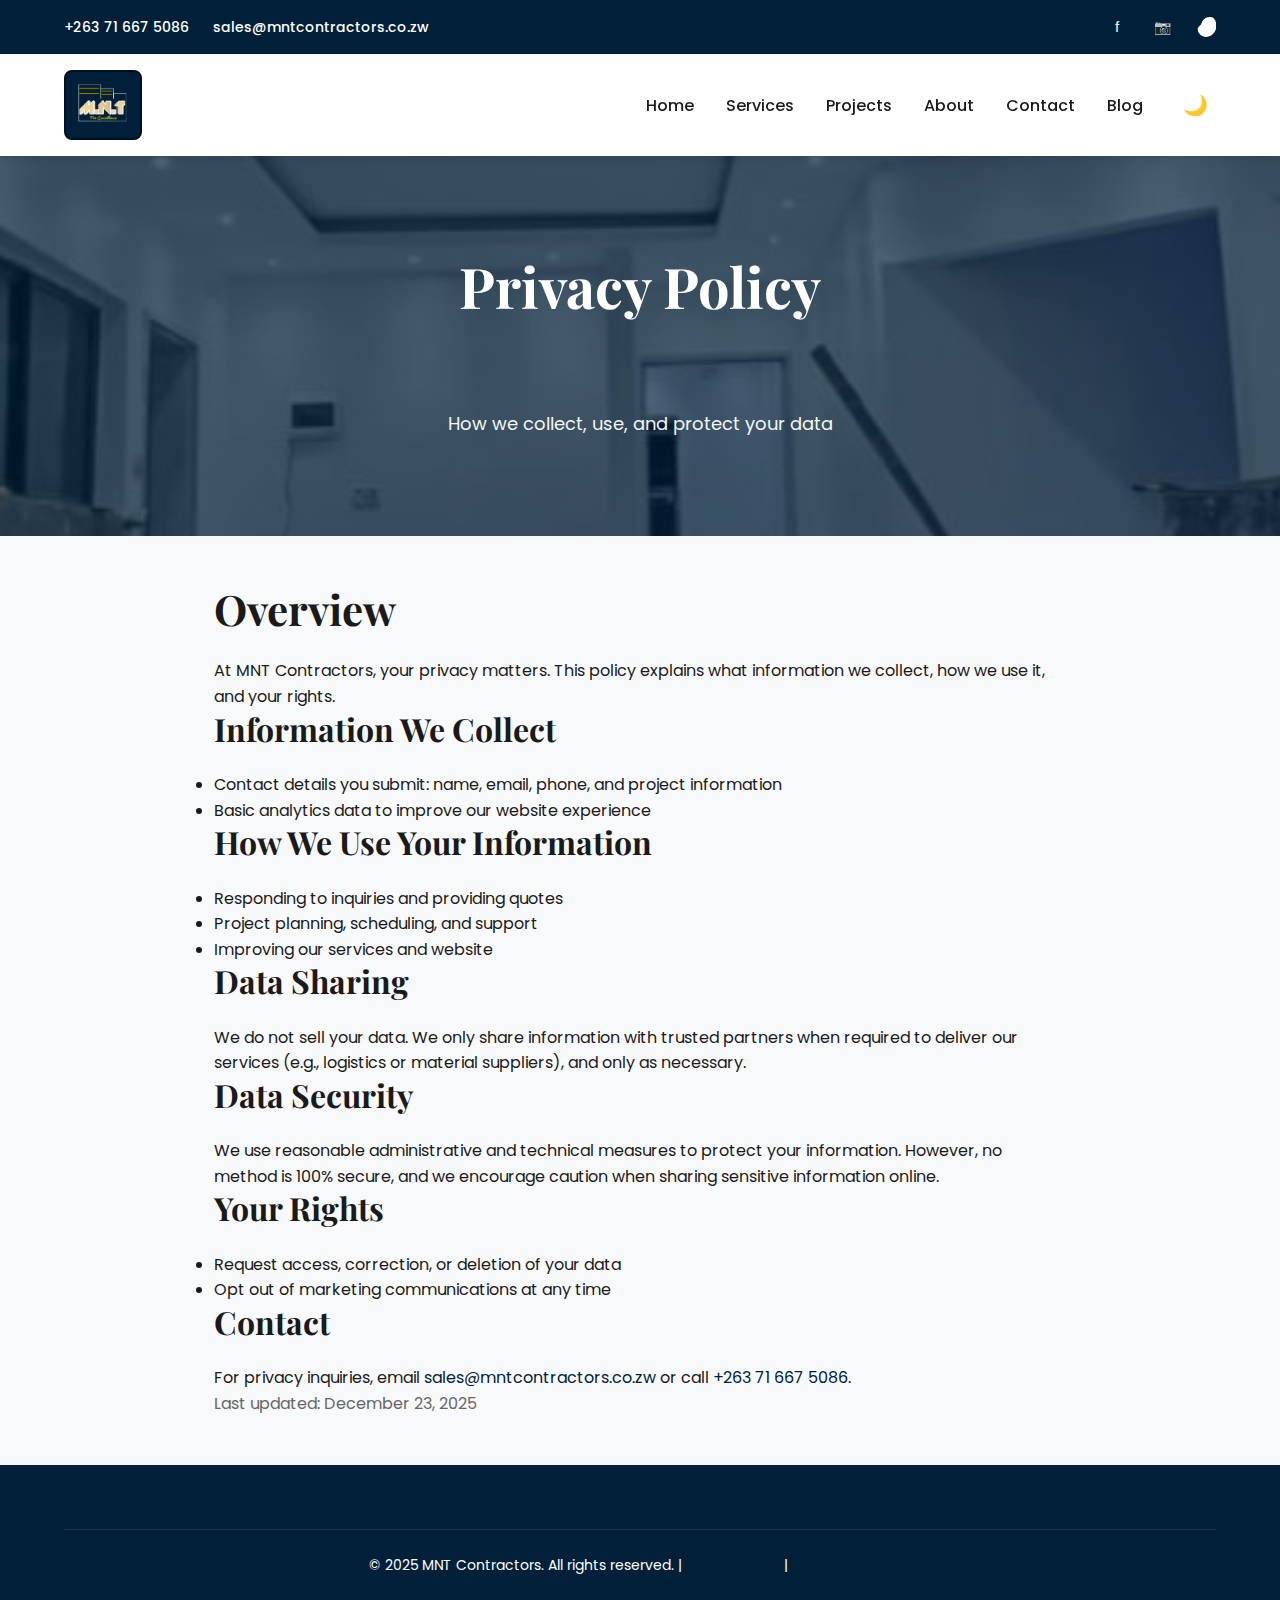
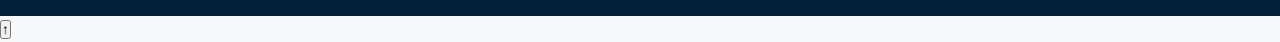
<file: privacy.html>
<!DOCTYPE html>
<html lang="en">

<head>
    <meta charset="UTF-8">
    <meta name="viewport" content="width=device-width, initial-scale=1.0">
    <link rel="icon" type="image/png" href="assets/favicon.png">
    <link rel="apple-touch-icon" href="assets/apple-touch-icon.png">
    <title>Privacy Policy - MNT Contractors</title>
    <link rel="stylesheet" href="assets/styles.css">
    <link
        href="https://fonts.googleapis.com/css2?family=Poppins:wght@300;400;500;600;700;800&family=Playfair+Display:wght@600;700;800&display=swap"
        rel="stylesheet">
</head>

<body>
    <a href="#main-content" class="skip-link">Skip to main content</a>

    <header class="header">
        <div class="header-top">
            <div class="container">
                <div class="header-top-content">
                    <div class="contact-info">
                        <span class="info-item"><a href="tel:+263716675086">+263 71 667 5086</a></span>
                        <span class="info-item"><a
                                href="mailto:sales@mntcontractors.co.zw">sales@mntcontractors.co.zw</a></span>
                    </div>
                    <div class="social-links">
                        <a href="https://www.facebook.com/profile.php?id=100083298612887" target="_blank" rel="noopener"
                            aria-label="Facebook">f</a>
                        <a href="https://www.instagram.com/mnt.contractors/" target="_blank" rel="noopener"
                            aria-label="Instagram">📷</a>
                        <a href="https://wa.me/263716675086" target="_blank" rel="noopener" aria-label="WhatsApp">
                            <svg class="icon" viewBox="0 0 24 24" fill="currentColor">
                                <path
                                    d="M17.472 14.382c-.297-.149-1.758-.867-2.03-.967-.273-.099-.471-.148-.67.15-.197.297-.767.966-.94 1.164-.173.199-.347.223-.644.075-.297-.15-1.255-.463-2.39-1.475-.883-.788-1.48-1.761-1.653-2.059-.173-.297-.018-.458.13-.606.134-.133.298-.347.446-.52.149-.174.198-.298.298-.497.099-.198.05-.371-.025-.52-.075-.149-.669-1.612-.916-2.207-.242-.579-.487-.5-.67-.51-.173-.008-.371 0-.57 0-.198 0-.52.074-.792.372-.272.297-1.04 1.016-1.04 2.479 0 1.462 1.065 2.875 1.213 3.074.149.198 2.096 3.2 5.076 4.487.709.306 1.262.489 1.694.625.712.227 1.36.195 1.871.118.571-.085 1.758-.719 2.006-1.413.248-.694.248-1.289.173-1.413-.074-.124-.272-.198-.57-.347m-5.421-7.403h-.004a9.87 9.87 0 0 0-4.98 1.492c-1.498.88-2.874 2.113-3.958 3.61A9.88 9.88 0 0 0 2 14c0 5.466 4.477 9.877 9.994 9.877 2.663 0 5.192-.89 7.313-2.537 2.121-1.648 3.738-3.98 4.586-6.523.848-2.544.882-5.292.101-8.01C23.386 3.905 21.654 1.44 19.17.386 16.687-.667 13.794.023 11.51 1.326 9.225 2.628 7.51 4.666 6.82 7.166 6.13 9.666 6.324 12.32 7.05 14.773z">
                                </path>
                            </svg>
                        </a>
                    </div>
                </div>
            </div>
        </div>
        <nav class="navbar">
            <div class="container">
                <div class="navbar-content">
                    <div class="logo">
                        <a href="/" class="logo-link">
                            <img src="assets/images/logo.png" alt="MNT Contractors Logo" class="logo-img"
                                loading="eager">
                        </a>
                    </div>
                    <button class="menu-toggle" id="menu-toggle"
                        aria-label="Toggle navigation menu"><span></span><span></span><span></span></button>
                    <ul class="nav-menu" id="nav-menu">
                        <li class="nav-item"><a href="/" class="nav-link">Home</a></li>
                        <li class="nav-item"><a href="services.html" class="nav-link">Services</a></li>
                        <li class="nav-item"><a href="projects.html" class="nav-link">Projects</a></li>
                        <li class="nav-item"><a href="about.html" class="nav-link">About</a></li>
                        <li class="nav-item"><a href="contact.html" class="nav-link">Contact</a></li>
                        <li class="nav-item"><a href="blog.html" class="nav-link">Blog</a></li>
                        <li class="nav-item"><button class="theme-toggle" id="theme-toggle"
                                aria-label="Toggle dark mode">🌙</button></li>
                    </ul>
                </div>
            </div>
        </nav>
    </header>

    <main id="main-content">
        <section class="hero hero-about"
            style="padding: 3rem 1rem; min-height: 340px; position: relative; background: url('assets/images/CEILING-PAINTING.jpg') center/cover no-repeat;">
            <div class="hero-overlay" style="position: absolute; inset: 0; background: rgba(0, 32, 57, 0.7);"></div>
            <div class="hero-content"
                style="position: relative; z-index: 2; color: #fff; text-align: center; padding-top: 3rem;">
                <h1 style="color: #fff; margin-top: 0;">Privacy Policy</h1>
                <p class="hero-subtitle" style="color: #fff;">How we collect, use, and protect your data</p>
            </div>
        </section>

        <section style="padding: 3rem 1rem;">
            <div class="container" style="max-width: 900px;">
                <h2>Overview</h2>
                <p>At MNT Contractors, your privacy matters. This policy explains what information we collect, how we
                    use it, and your rights.</p>

                <h3>Information We Collect</h3>
                <ul>
                    <li>Contact details you submit: name, email, phone, and project information</li>
                    <li>Basic analytics data to improve our website experience</li>
                </ul>

                <h3>How We Use Your Information</h3>
                <ul>
                    <li>Responding to inquiries and providing quotes</li>
                    <li>Project planning, scheduling, and support</li>
                    <li>Improving our services and website</li>
                </ul>

                <h3>Data Sharing</h3>
                <p>We do not sell your data. We only share information with trusted partners when required to deliver
                    our services (e.g., logistics or material suppliers), and only as necessary.</p>

                <h3>Data Security</h3>
                <p>We use reasonable administrative and technical measures to protect your information. However, no
                    method is 100% secure, and we encourage caution when sharing sensitive information online.</p>

                <h3>Your Rights</h3>
                <ul>
                    <li>Request access, correction, or deletion of your data</li>
                    <li>Opt out of marketing communications at any time</li>
                </ul>

                <h3>Contact</h3>
                <p>For privacy inquiries, email <a
                        href="mailto:sales@mntcontractors.co.zw">sales@mntcontractors.co.zw</a> or call <a
                        href="tel:+263716675086">+263 71 667 5086</a>.</p>

                <p style="color: var(--text-secondary);">Last updated: December 23, 2025</p>
            </div>
        </section>
    </main>

    <footer class="footer">
        <div class="container">
            <div class="footer-bottom">
                <p>&copy; 2025 MNT Contractors. All rights reserved. | <a href="privacy.html"
                        class="footer-link">Privacy Policy</a> | <a href="terms.html" class="footer-link">Terms of
                        Service</a></p>
            </div>
        </div>
    </footer>

    <script src="assets/script.js"></script>
</body>

</html>
</file>
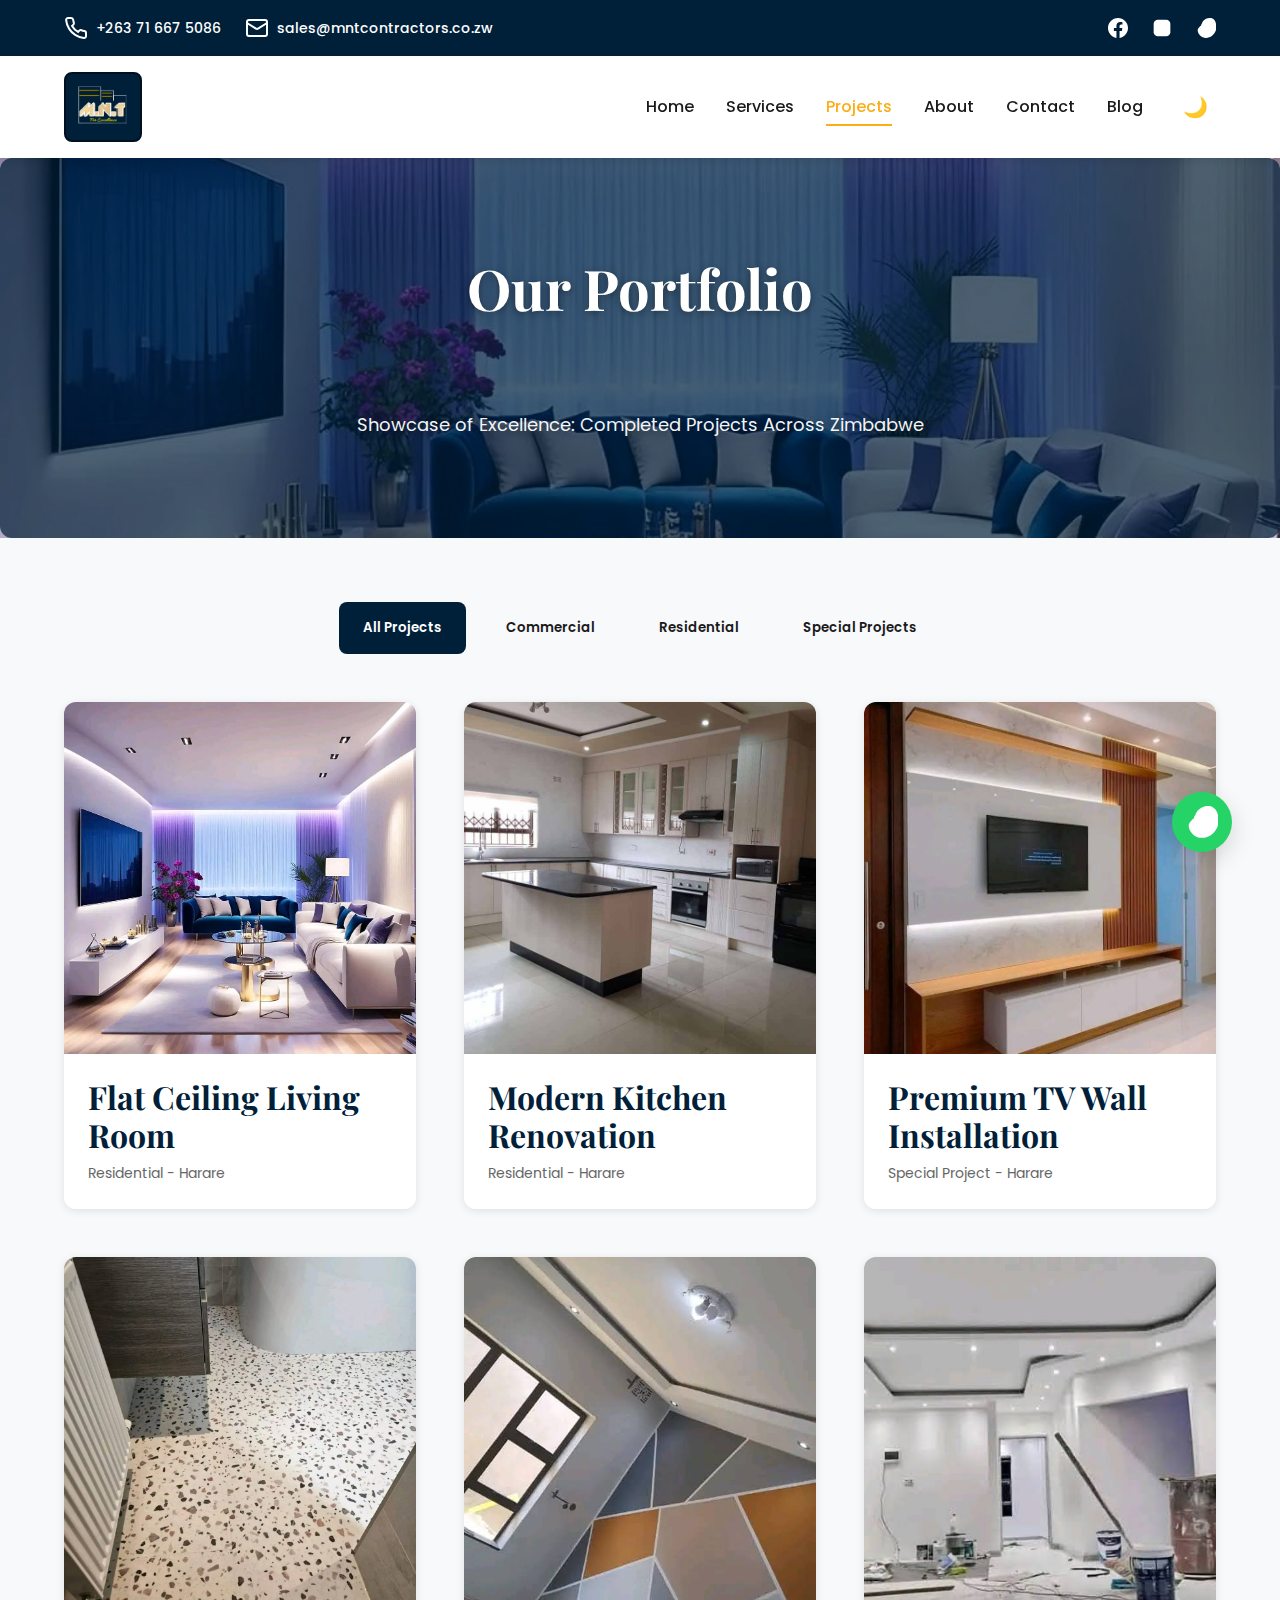
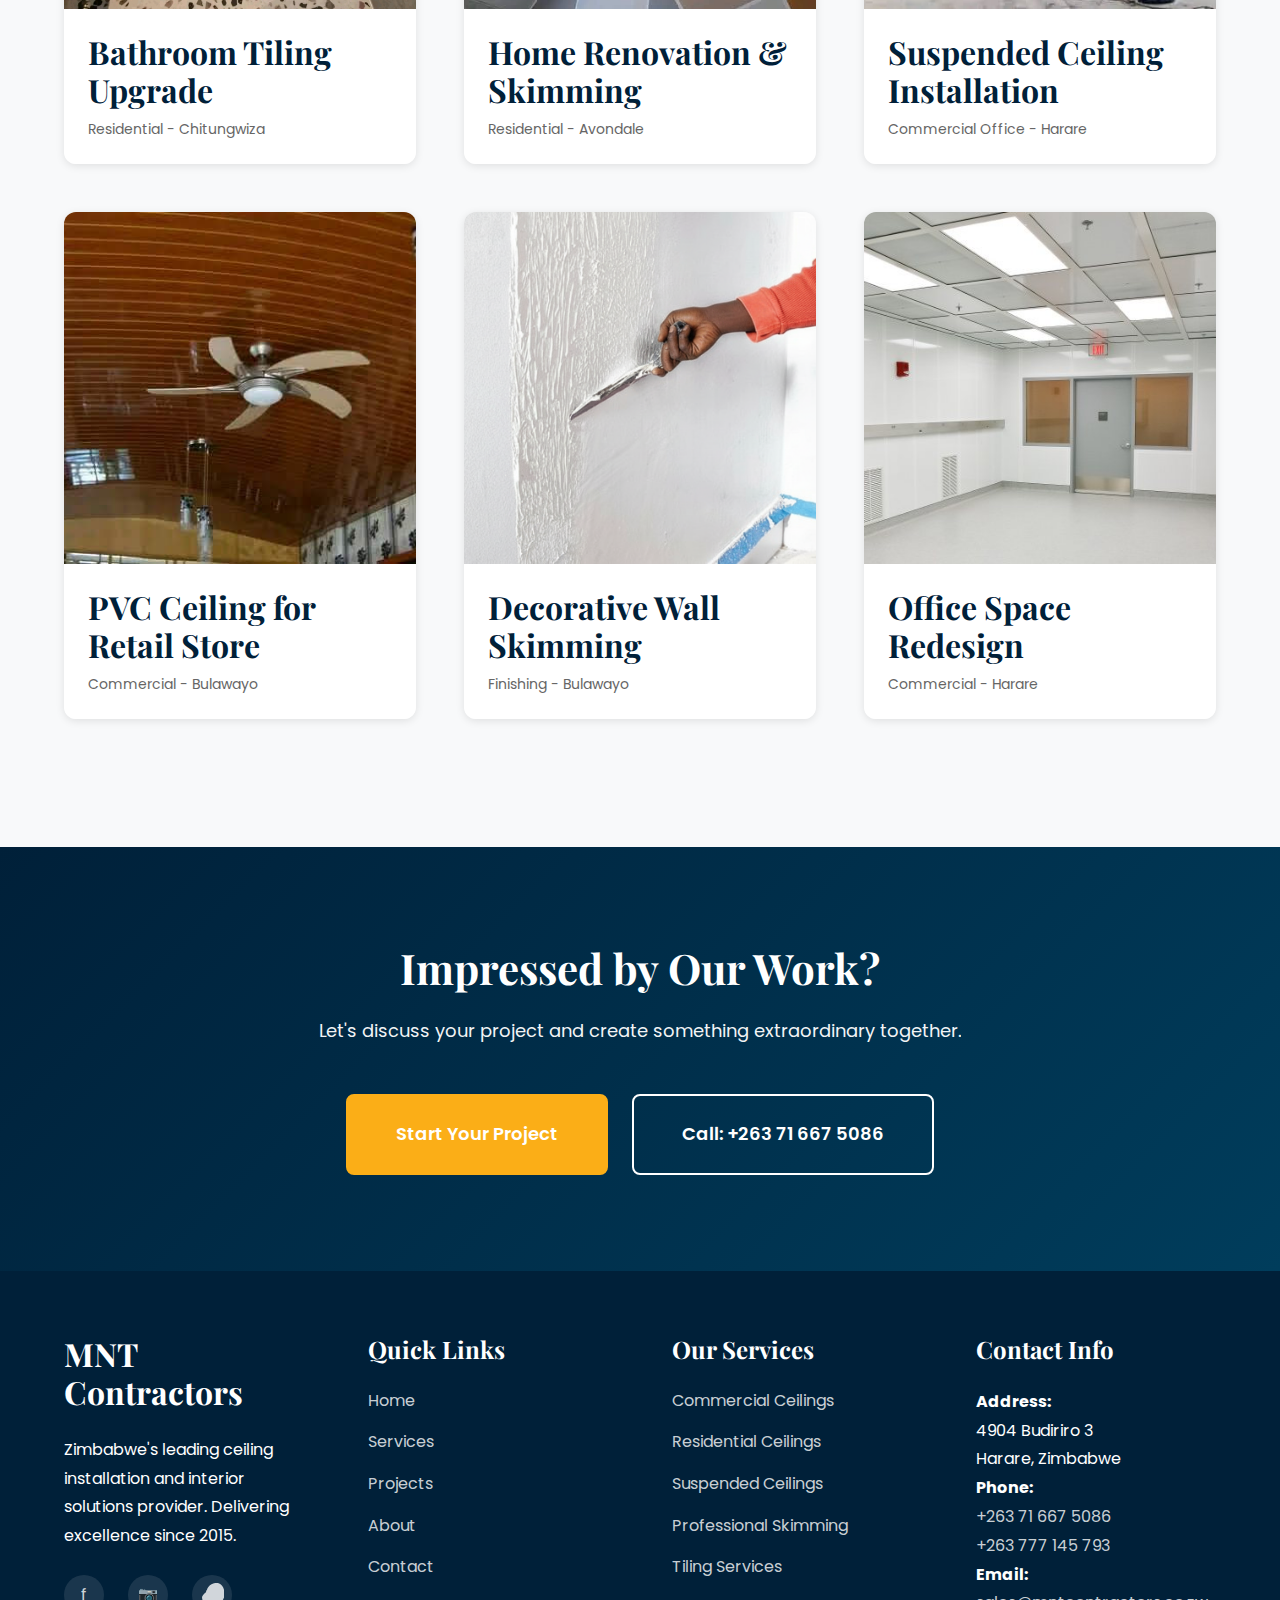
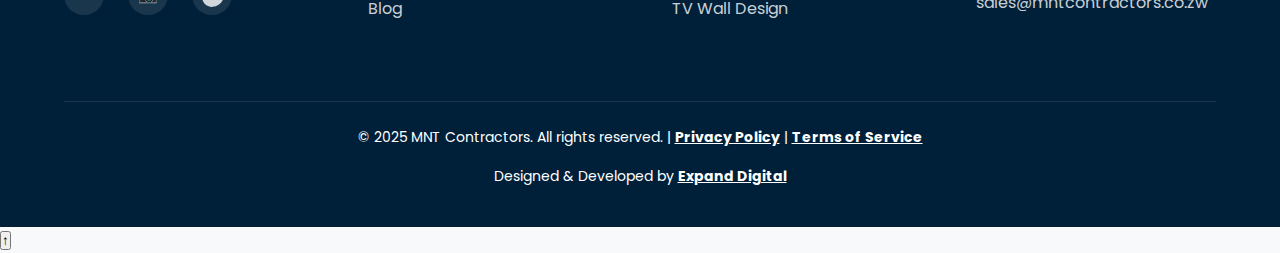
<file: projects.html>
<!DOCTYPE html>
<html lang="en">

<head>
    <meta charset="UTF-8">
    <meta name="viewport" content="width=device-width, initial-scale=1.0">
    <meta name="description"
        content="Browse MNT Contractors' portfolio of completed projects. See our ceiling installations, tiling, skimming, and TV wall designs.">
    <meta name="keywords" content="portfolio, projects, ceiling installation examples, completed projects Zimbabwe">
    <meta name="robots" content="index, follow">
    <meta property="og:title" content="Our Projects - MNT Contractors">
    <meta property="og:description" content="See our completed ceiling, tiling, and interior design projects.">
    <meta property="og:url" content="https://mntcontractors.co.zw/projects">
    <link rel="icon" type="image/png" href="assets/favicon.png">
    <link rel="apple-touch-icon" href="assets/apple-touch-icon.png">
    <title>Our Projects - MNT Contractors | Portfolio Gallery</title>
    <link rel="stylesheet" href="assets/styles.css">
    <link
        href="https://fonts.googleapis.com/css2?family=Poppins:wght@300;400;500;600;700;800&family=Playfair+Display:wght@600;700;800&display=swap"
        rel="stylesheet">
</head>

<body>
    <a href="#main-content" class="skip-link">Skip to main content</a>

    <!-- HEADER -->
    <header class="header">
        <div class="header-top">
            <div class="container">
                <div class="header-top-content">
                    <div class="contact-info">
                        <span class="info-item">
                            <svg class="icon" viewBox="0 0 24 24" fill="none" stroke="currentColor" stroke-width="2">
                                <path
                                    d="M22 16.92v3a2 2 0 0 1-2.18 2 19.79 19.79 0 0 1-8.63-3.07 19.5 19.5 0 0 1-6-6 19.79-19.79 0 0 1-3.07-8.67A2 2 0 0 1 4.11 2h3a2 2 0 0 1 2 1.72 12.84 12.84 0 0 0 .7 2.81 2 2 0 0 1-.45 2.11L8.09 9.91a16 16 0 0 0 6 6l1.27-1.27a2 2 0 0 1 2.11-.45 12.84 12.84 0 0 0 2.81.7A2 2 0 0 1 22 16.92z">
                                </path>
                            </svg>
                            <a href="tel:+263716675086">+263 71 667 5086</a>
                        </span>
                        <span class="info-item">
                            <svg class="icon" viewBox="0 0 24 24" fill="none" stroke="currentColor" stroke-width="2">
                                <rect x="2" y="4" width="20" height="16" rx="2"></rect>
                                <path d="m22 7-8.97 5.7a1.94 1.94 0 0 1-2.06 0L2 7"></path>
                            </svg>
                            <a href="mailto:sales@mntcontractors.co.zw">sales@mntcontractors.co.zw</a>
                        </span>
                    </div>
                    <div class="social-links">
                        <a href="https://www.facebook.com/profile.php?id=100083298612887" target="_blank"
                            rel="noopener noreferrer" aria-label="Facebook">
                            <svg class="icon" viewBox="0 0 24 24" fill="currentColor">
                                <path
                                    d="M24 12.073c0-6.627-5.373-12-12-12s-12 5.373-12 12c0 5.99 4.388 10.954 10.125 11.854v-8.385H7.078v-3.47h3.047V9.43c0-3.007 1.792-4.669 4.533-4.669 1.312 0 2.686.235 2.686.235v2.953H15.83c-1.491 0-1.956.925-1.956 1.874v2.25h3.328l-.532 3.47h-2.796v8.385C19.612 23.027 24 18.062 24 12.073z">
                                </path>
                            </svg>
                        </a>
                        <a href="https://www.instagram.com/mnt.contractors/" target="_blank" rel="noopener noreferrer"
                            aria-label="Instagram">
                            <svg class="icon" viewBox="0 0 24 24" fill="currentColor">
                                <rect x="2" y="2" width="20" height="20" rx="5" ry="5"></rect>
                                <path
                                    d="M16.5 7.5a1.5 1.5 0 1 1-3 0 1.5 1.5 0 0 1 3 0M12 17a5 5 0 1 1 0-10 5 5 0 0 1 0 10Z"
                                    fill="#fff"></path>
                            </svg>
                        </a>
                        <a href="https://wa.me/263716675086" target="_blank" rel="noopener noreferrer"
                            aria-label="WhatsApp">
                            <svg class="icon" viewBox="0 0 24 24" fill="currentColor">
                                <path
                                    d="M17.472 14.382c-.297-.149-1.758-.867-2.03-.967-.273-.099-.471-.148-.67.15-.197.297-.767.966-.94 1.164-.173.199-.347.223-.644.075-.297-.15-1.255-.463-2.39-1.475-.883-.788-1.48-1.761-1.653-2.059-.173-.297-.018-.458.13-.606.134-.133.298-.347.446-.52.149-.174.198-.298.298-.497.099-.198.05-.371-.025-.52-.075-.149-.669-1.612-.916-2.207-.242-.579-.487-.5-.67-.51-.173-.008-.371 0-.57 0-.198 0-.52.074-.792.372-.272.297-1.04 1.016-1.04 2.479 0 1.462 1.065 2.875 1.213 3.074.149.198 2.096 3.2 5.076 4.487.709.306 1.262.489 1.694.625.712.227 1.36.195 1.871.118.571-.085 1.758-.719 2.006-1.413.248-.694.248-1.289.173-1.413-.074-.124-.272-.198-.57-.347m-5.421-7.403h-.004a9.87 9.87 0 0 0-4.98 1.492c-1.498.88-2.874 2.113-3.958 3.61A9.88 9.88 0 0 0 2 14c0 5.466 4.477 9.877 9.994 9.877 2.663 0 5.192-.89 7.313-2.537 2.121-1.648 3.738-3.98 4.586-6.523.848-2.544.882-5.292.101-8.01C23.386 3.905 21.654 1.44 19.17.386 16.687-.667 13.794.023 11.51 1.326 9.225 2.628 7.51 4.666 6.82 7.166 6.13 9.666 6.324 12.32 7.05 14.773z">
                                </path>
                            </svg>
                        </a>
                    </div>
                </div>
            </div>
        </div>

        <nav class="navbar">
            <div class="container">
                <div class="navbar-content">
                    <div class="logo">
                        <a href="/" class="logo-link">
                            <!-- Logo Image with background -->
                            <img src="assets/images/logo.png" alt="MNT Contractors Logo" class="logo-img"
                                loading="eager">
                        </a>
                    </div>

                    <button class="menu-toggle" id="menu-toggle" aria-label="Toggle navigation menu">
                        <span></span>
                        <span></span>
                        <span></span>
                    </button>

                    <ul class="nav-menu" id="nav-menu">
                        <li class="nav-item"><a href="/" class="nav-link">Home</a></li>
                        <li class="nav-item"><a href="services.html" class="nav-link">Services</a></li>
                        <li class="nav-item"><a href="projects.html" class="nav-link active">Projects</a></li>
                        <li class="nav-item"><a href="about.html" class="nav-link">About</a></li>
                        <li class="nav-item"><a href="contact.html" class="nav-link">Contact</a></li>
                        <li class="nav-item"><a href="blog.html" class="nav-link">Blog</a></li>
                        <li class="nav-item"><button class="theme-toggle" id="theme-toggle"
                                aria-label="Toggle dark mode">🌙</button></li>
                        <style>
                            /* Hide nav links by default on mobile, show only when menu is toggled */
                            .nav-menu {
                                display: flex;
                            }

                            @media (max-width: 900px) {
                                .nav-menu {
                                    display: none;
                                    flex-direction: column;
                                    position: absolute;
                                    top: 100%;
                                    left: 0;
                                    width: 100%;
                                    background: #fff;
                                    z-index: 1000;
                                }

                                .nav-menu.open {
                                    display: flex;
                                }

                                .nav-link.active {
                                    /* Remove active highlight in mobile */
                                    color: inherit;
                                    font-weight: normal;
                                }
                            }
                        </style>
                    </ul>
                </div>
            </div>
        </nav>
    </header>

    <main id="main-content">
        <!-- PAGE HERO -->
        <section class="hero hero-projects"
            style="padding: 3rem 1rem; position: relative; background: url('assets/portfolio/flat ceiling 3.jpg') center/cover no-repeat; min-height: 340px;">
            <div class="hero-overlay"
                style="position: absolute; inset: 0; background: rgba(0, 32, 57, 0.7); z-index: 1; border-radius: var(--border-radius-lg, 0);">
            </div>
            <div class="hero-content"
                style="position: relative; z-index: 2; color: #fff; text-align: center; padding-top: 3rem;">
                <h1 style="color: #fff; text-shadow: 0 2px 8px rgba(0,0,0,0.4); margin-top: 0;">Our Portfolio</h1>
                <p class="hero-subtitle" style="color: #fff; text-shadow: 0 2px 8px rgba(0,0,0,0.4);">Showcase of
                    Excellence: Completed Projects Across Zimbabwe</p>
            </div>
        </section>

        <!-- PORTFOLIO SECTION -->
        <section class="portfolio" style="padding: 4rem 1rem;">
            <div class="container">
                <div class="portfolio-filters" style="margin-bottom: 3rem;">
                    <button class="filter-btn active" data-filter="all">All Projects</button>
                    <button class="filter-btn" data-filter="commercial">Commercial</button>
                    <button class="filter-btn" data-filter="residential">Residential</button>
                    <button class="filter-btn" data-filter="special">Special Projects</button>
                </div>

                <div class="portfolio-grid">

                    <!-- Residential Projects First -->
                    <figure class="portfolio-item" data-category="residential" id="project-2">
                        <div class="portfolio-image">
                            <img src="assets/portfolio/flat ceiling 3.jpg" alt="Flat Ceiling Living Room">
                            <div class="portfolio-overlay">
                                <a href="#project-2-detail" class="view-project">View Details</a>
                            </div>
                        </div>
                        <figcaption>
                            <h3>Flat Ceiling Living Room</h3>
                            <p>Residential - Harare</p>
                        </figcaption>
                    </figure>

                    <figure class="portfolio-item" data-category="residential">
                        <div class="portfolio-image">
                            <img src="assets/portfolio/kicthen.jpg" alt="Modern Kitchen Renovation">
                            <div class="portfolio-overlay">
                                <a href="#project-detail" class="view-project">View Details</a>
                            </div>
                        </div>
                        <figcaption>
                            <h3>Modern Kitchen Renovation</h3>
                            <p>Residential - Harare</p>
                        </figcaption>
                    </figure>

                    <figure class="portfolio-item" data-category="special" id="project-3">
                        <div class="portfolio-image">
                            <img src="assets/portfolio/tv wall design 2.jpg" alt="Premium TV Wall Installation">
                            <div class="portfolio-overlay">
                                <a href="#project-3-detail" class="view-project">View Details</a>
                            </div>
                        </div>
                        <figcaption>
                            <h3>Premium TV Wall Installation</h3>
                            <p>Special Project - Harare</p>
                        </figcaption>
                    </figure>

                    <figure class="portfolio-item" data-category="residential">
                        <div class="portfolio-image">
                            <img src="assets/portfolio/tiling 4.jpg" alt="Bathroom Tiling Upgrade">
                            <div class="portfolio-overlay">
                                <a href="#project-detail" class="view-project">View Details</a>
                            </div>
                        </div>
                        <figcaption>
                            <h3>Bathroom Tiling Upgrade</h3>
                            <p>Residential - Chitungwiza</p>
                        </figcaption>
                    </figure>

                    <figure class="portfolio-item" data-category="residential">
                        <div class="portfolio-image">
                            <img src="assets/portfolio/various designs 3.jpg" alt="Home Renovation & Skimming">
                            <div class="portfolio-overlay">
                                <a href="#project-detail" class="view-project">View Details</a>
                            </div>
                        </div>
                        <figcaption>
                            <h3>Home Renovation & Skimming</h3>
                            <p>Residential - Avondale</p>
                        </figcaption>
                    </figure>

                    <!-- Commercial & Other Projects -->
                    <figure class="portfolio-item" data-category="commercial" id="project-1">
                        <div class="portfolio-image">
                            <img src="assets/portfolio/suspended ceiling 5.jpg"
                                alt="Suspended Ceiling Installation - Commercial Office">
                            <div class="portfolio-overlay">
                                <a href="#project-1-detail" class="view-project">View Details</a>
                            </div>
                        </div>
                        <figcaption>
                            <h3>Suspended Ceiling Installation</h3>
                            <p>Commercial Office - Harare</p>
                        </figcaption>
                    </figure>

                    <figure class="portfolio-item" data-category="commercial">
                        <div class="portfolio-image">
                            <img src="assets/portfolio/pvc ceiling 3.jpg" alt="PVC Ceiling for Retail Store">
                            <div class="portfolio-overlay">
                                <a href="#project-detail" class="view-project">View Details</a>
                            </div>
                        </div>
                        <figcaption>
                            <h3>PVC Ceiling for Retail Store</h3>
                            <p>Commercial - Bulawayo</p>
                        </figcaption>
                    </figure>

                    <figure class="portfolio-item" data-category="special">
                        <div class="portfolio-image">
                            <img src="assets/images/decorative wall skimming.png" alt="Decorative Wall Skimming">
                            <div class="portfolio-overlay">
                                <a href="#project-detail" class="view-project">View Details</a>
                            </div>
                        </div>
                        <figcaption>
                            <h3>Decorative Wall Skimming</h3>
                            <p>Finishing - Bulawayo</p>
                        </figcaption>
                    </figure>

                    <figure class="portfolio-item" data-category="commercial">
                        <div class="portfolio-image">
                            <img src="assets/portfolio/corporate ceiling.jpg" alt="Office Space Redesign">
                            <div class="portfolio-overlay">
                                <a href="#project-detail" class="view-project">View Details</a>
                            </div>
                        </div>
                        <figcaption>
                            <h3>Office Space Redesign</h3>
                            <p>Commercial - Harare</p>
                        </figcaption>
                    </figure>
                </div>
            </div>
        </section>


        <!-- CTA SECTION -->
        <section class="cta-final">
            <div class="container">
                <div class="cta-content">
                    <h2>Impressed by Our Work?</h2>
                    <p>Let's discuss your project and create something extraordinary together.</p>
                    <div class="cta-buttons">
                        <a href="https://wa.me/263716675086" class="btn btn-primary btn-lg" target="_blank"
                            rel="noopener">Start Your Project</a>
                        <a href="tel:+263716675086" class="btn btn-secondary btn-lg">Call: +263 71 667 5086</a>
                    </div>
                </div>
            </div>
        </section>
    </main>

    <!-- FOOTER -->
    <footer class="footer">
        <div class="container">
            <div class="footer-content">
                <div class="footer-section">
                    <h3>MNT Contractors</h3>
                    <p>Zimbabwe's leading ceiling installation and interior solutions provider. Delivering excellence
                        since 2015.</p>
                    <div class="footer-social">
                        <a href="https://www.facebook.com/profile.php?id=100083298612887" target="_blank"
                            rel="noopener noreferrer" aria-label="Facebook">f</a>
                        <a href="https://www.instagram.com/mnt.contractors/" target="_blank" rel="noopener noreferrer"
                            aria-label="Instagram">📷</a>
                        <a href="https://wa.me/263716675086" target="_blank" rel="noopener noreferrer"
                            aria-label="WhatsApp">
                            <svg class="icon" viewBox="0 0 24 24" fill="currentColor">
                                <path
                                    d="M17.472 14.382c-.297-.149-1.758-.867-2.03-.967-.273-.099-.471-.148-.67.15-.197.297-.767.966-.94 1.164-.173.199-.347.223-.644.075-.297-.15-1.255-.463-2.39-1.475-.883-.788-1.48-1.761-1.653-2.059-.173-.297-.018-.458.13-.606.134-.133.298-.347.446-.52.149-.174.198-.298.298-.497.099-.198.05-.371-.025-.52-.075-.149-.669-1.612-.916-2.207-.242-.579-.487-.5-.67-.51-.173-.008-.371 0-.57 0-.198 0-.52.074-.792.372-.272.297-1.04 1.016-1.04 2.479 0 1.462 1.065 2.875 1.213 3.074.149.198 2.096 3.2 5.076 4.487.709.306 1.262.489 1.694.625.712.227 1.36.195 1.871.118.571-.085 1.758-.719 2.006-1.413.248-.694.248-1.289.173-1.413-.074-.124-.272-.198-.57-.347m-5.421-7.403h-.004a9.87 9.87 0 0 0-4.98 1.492c-1.498.88-2.874 2.113-3.958 3.61A9.88 9.88 0 0 0 2 14c0 5.466 4.477 9.877 9.994 9.877 2.663 0 5.192-.89 7.313-2.537 2.121-1.648 3.738-3.98 4.586-6.523.848-2.544.882-5.292.101-8.01C23.386 3.905 21.654 1.44 19.17.386 16.687-.667 13.794.023 11.51 1.326 9.225 2.628 7.51 4.666 6.82 7.166 6.13 9.666 6.324 12.32 7.05 14.773z">
                                </path>
                            </svg>
                        </a>
                    </div>
                </div>
                <div class="footer-section">
                    <h4>Quick Links</h4>
                    <ul>
                        <li><a href="/">Home</a></li>
                        <li><a href="services.html">Services</a></li>
                        <li><a href="projects.html">Projects</a></li>
                        <li><a href="about.html">About</a></li>
                        <li><a href="contact.html">Contact</a></li>
                        <li><a href="blog.html">Blog</a></li>
                    </ul>
                </div>
                <div class="footer-section">
                    <h4>Our Services</h4>
                    <ul>
                        <li><a href="services.html#commercial">Commercial Ceilings</a></li>
                        <li><a href="services.html#residential">Residential Ceilings</a></li>
                        <li><a href="services.html#ceilings">Suspended Ceilings</a></li>
                        <li><a href="services.html#skimming">Professional Skimming</a></li>
                        <li><a href="services.html#tiling">Tiling Services</a></li>
                        <li><a href="services.html#tvwall">TV Wall Design</a></li>
                    </ul>
                </div>
                <div class="footer-section">
                    <h4>Contact Info</h4>
                    <p><strong>Address:</strong><br>4904 Budiriro 3<br>Harare, Zimbabwe</p>
                    <p><strong>Phone:</strong><br><a href="tel:+263716675086">+263 71 667 5086</a><br><a
                            href="tel:+263777145793">+263 777 145 793</a></p>
                    <p><strong>Email:</strong><br><a
                            href="mailto:sales@mntcontractors.co.zw">sales@mntcontractors.co.zw</a></p>
                </div>
            </div>
            <div class="footer-bottom">
                <p class="footer-copyright">&copy; 2025 MNT Contractors. All rights reserved. | <a href="privacy.html"
                        class="footer-link">Privacy Policy</a> | <a href="terms.html" class="footer-link">Terms of
                        Service</a></p>
                <p class="footer-dev">Designed & Developed by <a href="http://www.expanddigital.co.zw/" target="_blank"
                        rel="noopener noreferrer" class="footer-link">Expand Digital</a></p>
            </div>
            <style>
                .footer-bottom {
                    color: #fff;
                    text-align: center;
                }

                .footer-bottom a.footer-link {
                    color: #fff;
                    font-weight: bold;
                    text-decoration: underline;
                    transition: color 0.2s;
                }

                .footer-bottom a.footer-link:hover {
                    color: #ffd700;
                }

                .footer-bottom p {
                    color: #fff;
                }
            </style>
        </div>
    </footer>

    <!-- FLOATING CTA -->
    <div class="floating-cta">
        <a href="https://wa.me/263716675086" class="fab-button" aria-label="Chat on WhatsApp" title="Chat on WhatsApp">
            <svg viewBox="0 0 24 24" fill="currentColor">
                <path
                    d="M17.472 14.382c-.297-.149-1.758-.867-2.03-.967-.273-.099-.471-.148-.67.15-.197.297-.767.966-.94 1.164-.173.199-.347.223-.644.075-.297-.15-1.255-.463-2.39-1.475-.883-.788-1.48-1.761-1.653-2.059-.173-.297-.018-.458.13-.606.134-.133.298-.347.446-.52.149-.174.198-.298.298-.497.099-.198.05-.371-.025-.52-.075-.149-.669-1.612-.916-2.207-.242-.579-.487-.5-.67-.51-.173-.008-.371 0-.57 0-.198 0-.52.074-.792.372-.272.297-1.04 1.016-1.04 2.479 0 1.462 1.065 2.875 1.213 3.074.149.198 2.096 3.2 5.076 4.487.709.306 1.262.489 1.694.625.712.227 1.36.195 1.871.118.571-.085 1.758-.719 2.006-1.413.248-.694.248-1.289.173-1.413-.074-.124-.272-.198-.57-.347m-5.421-7.403h-.004a9.87 9.87 0 0 0-4.98 1.492c-1.498.88-2.874 2.113-3.958 3.61A9.88 9.88 0 0 0 2 14c0 5.466 4.477 9.877 9.994 9.877 2.663 0 5.192-.89 7.313-2.537 2.121-1.648 3.738-3.98 4.586-6.523.848-2.544.882-5.292.101-8.01C23.386 3.905 21.654 1.44 19.17.386 16.687-.667 13.794.023 11.51 1.326 9.225 2.628 7.51 4.666 6.82 7.166 6.13 9.666 6.324 12.32 7.05 14.773z">
                </path>
            </svg>
        </a>
    </div>

    <script src="assets/script.js"></script>
    <script>
        // Mobile nav toggle logic: add/remove 'open' class to nav-menu
        document.addEventListener('DOMContentLoaded', function () {
            var menuToggle = document.getElementById('menu-toggle');
            var navMenu = document.getElementById('nav-menu');
            if (menuToggle && navMenu) {
                menuToggle.addEventListener('click', function () {
                    navMenu.classList.toggle('open');
                });
            }
        });
    </script>
</body>

</html>
</file>
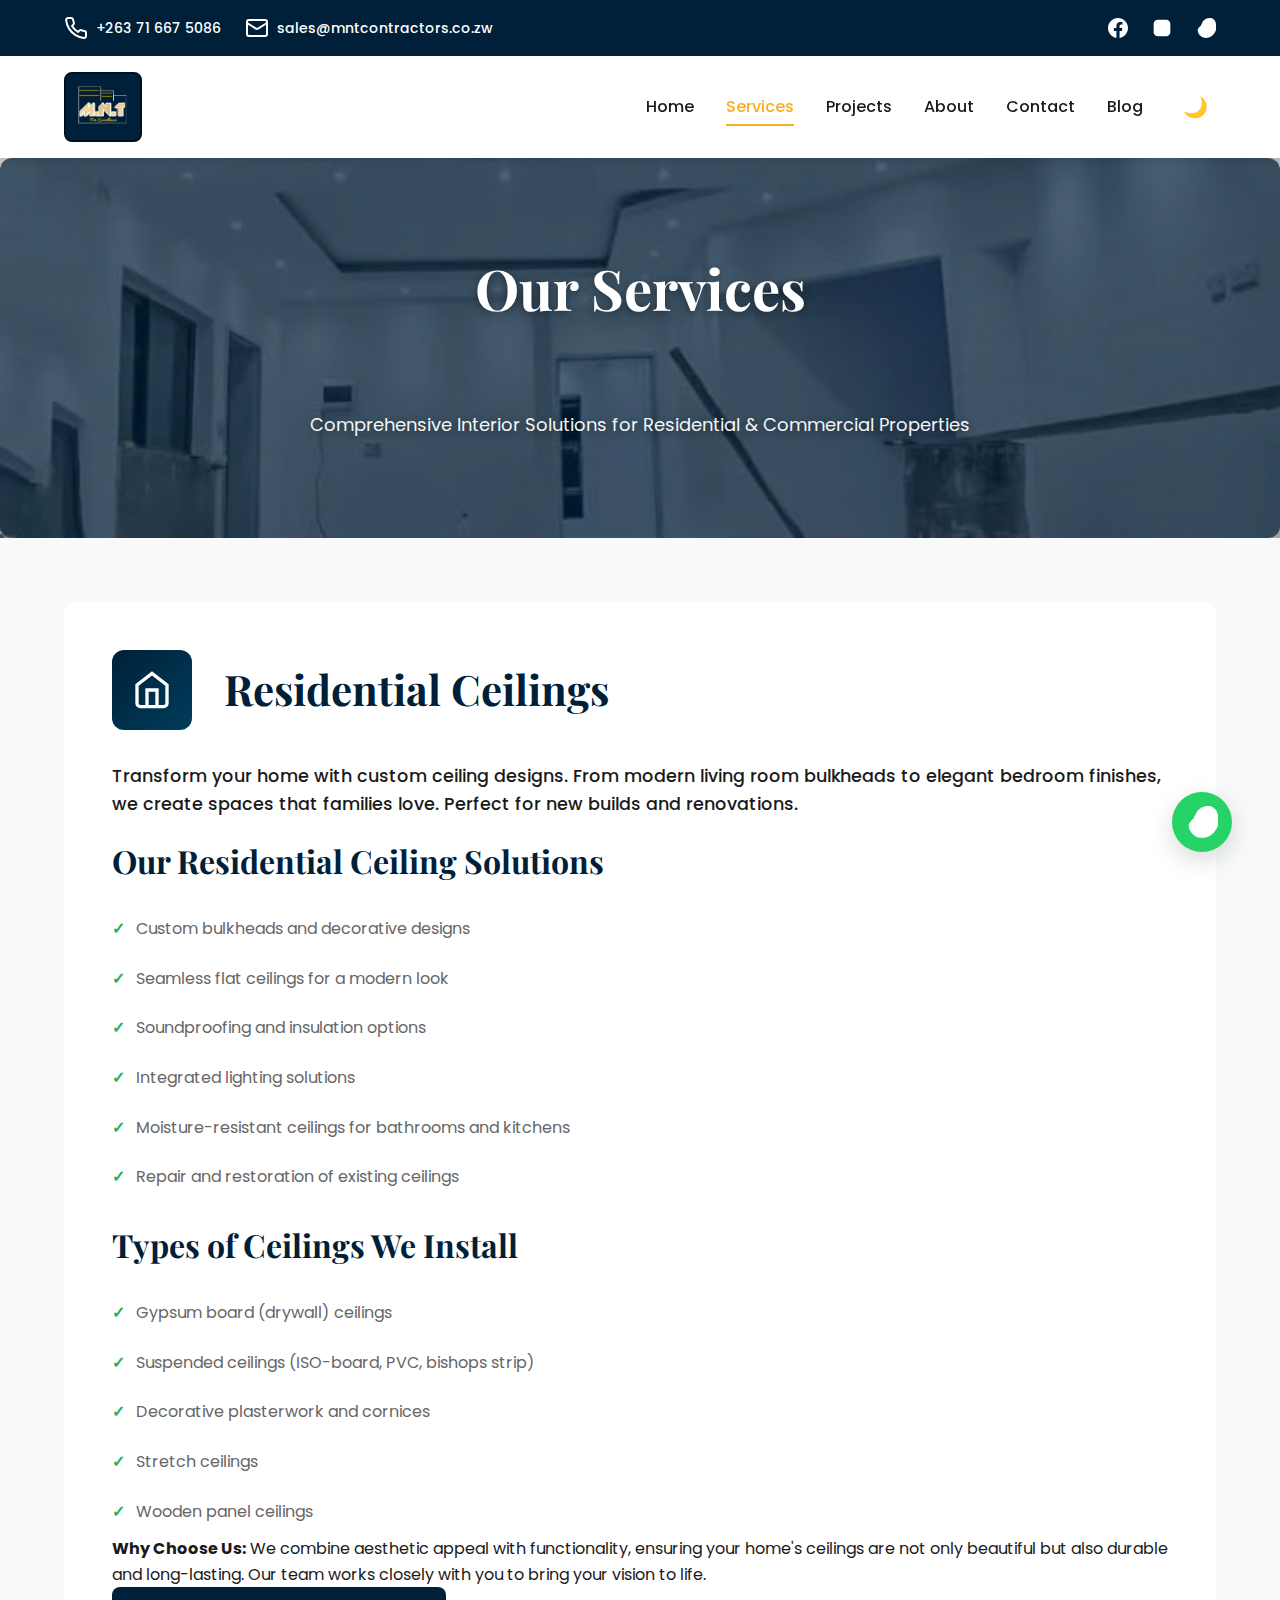
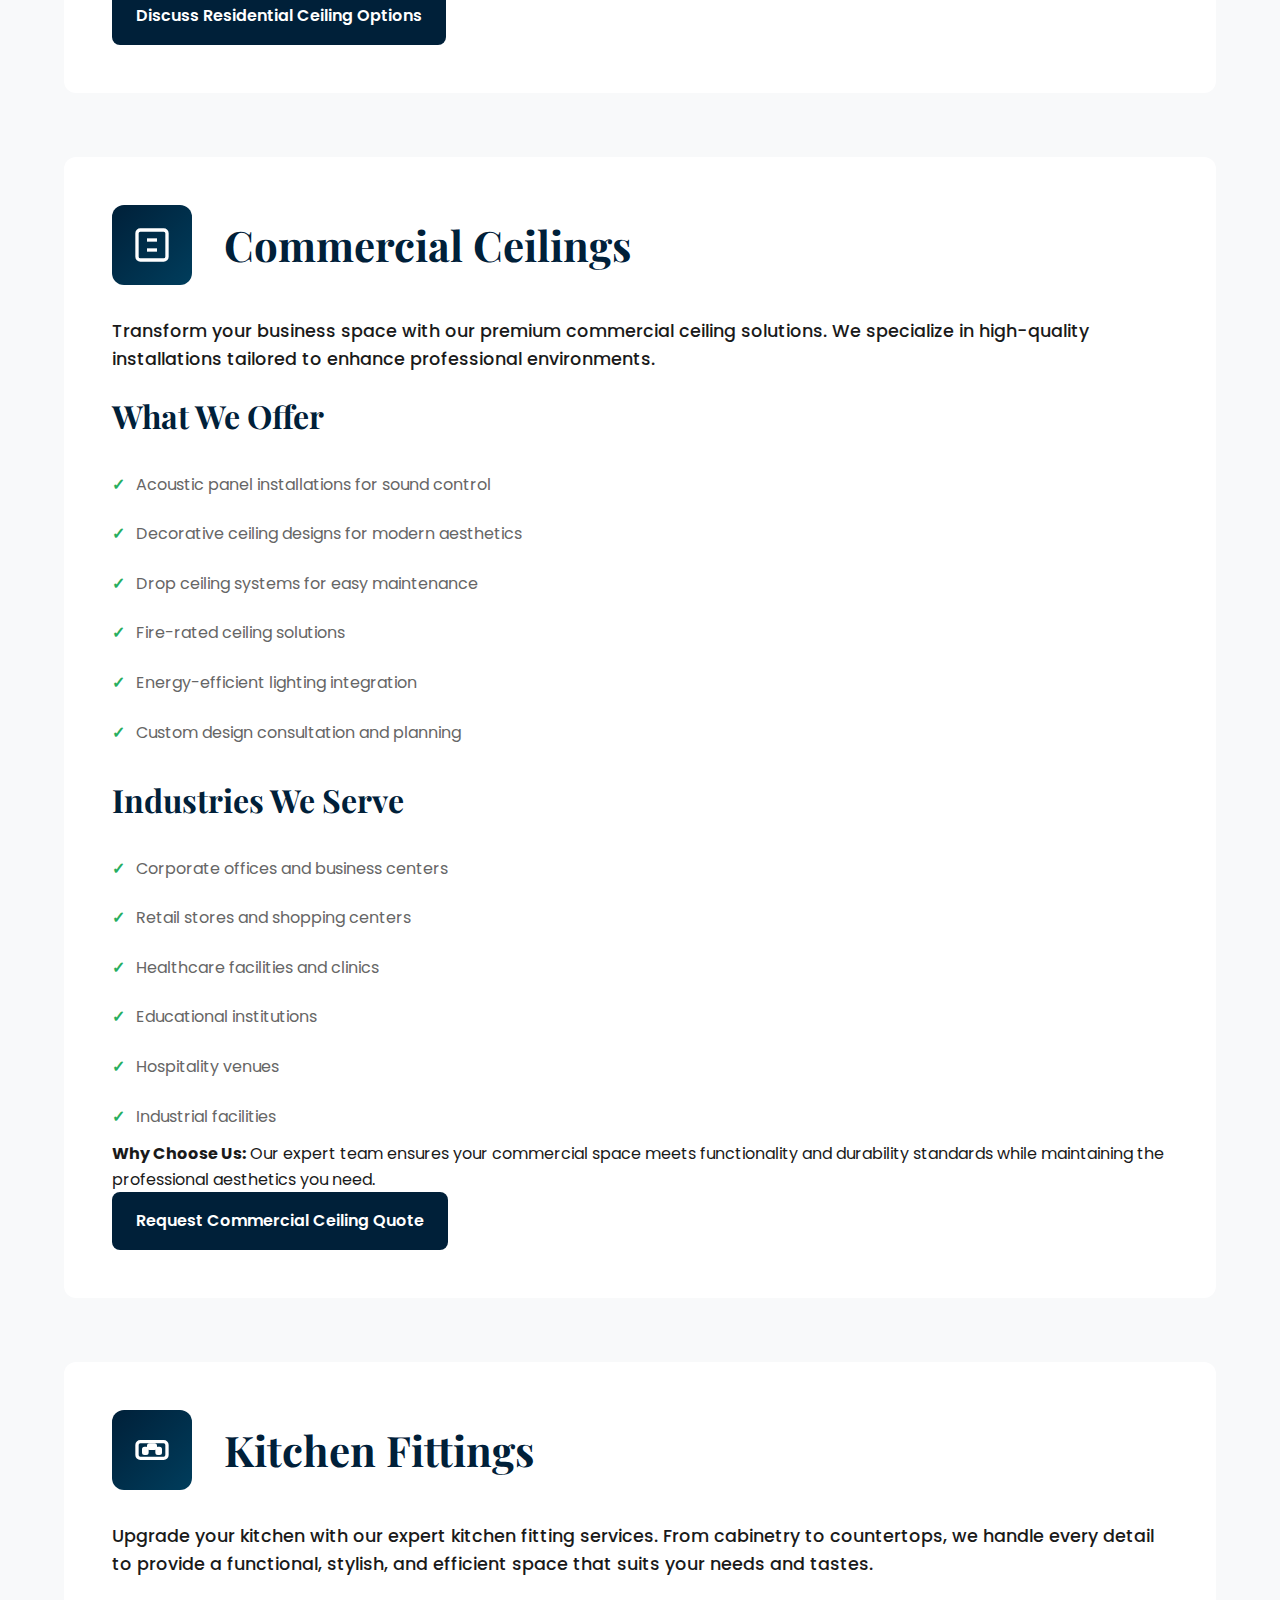
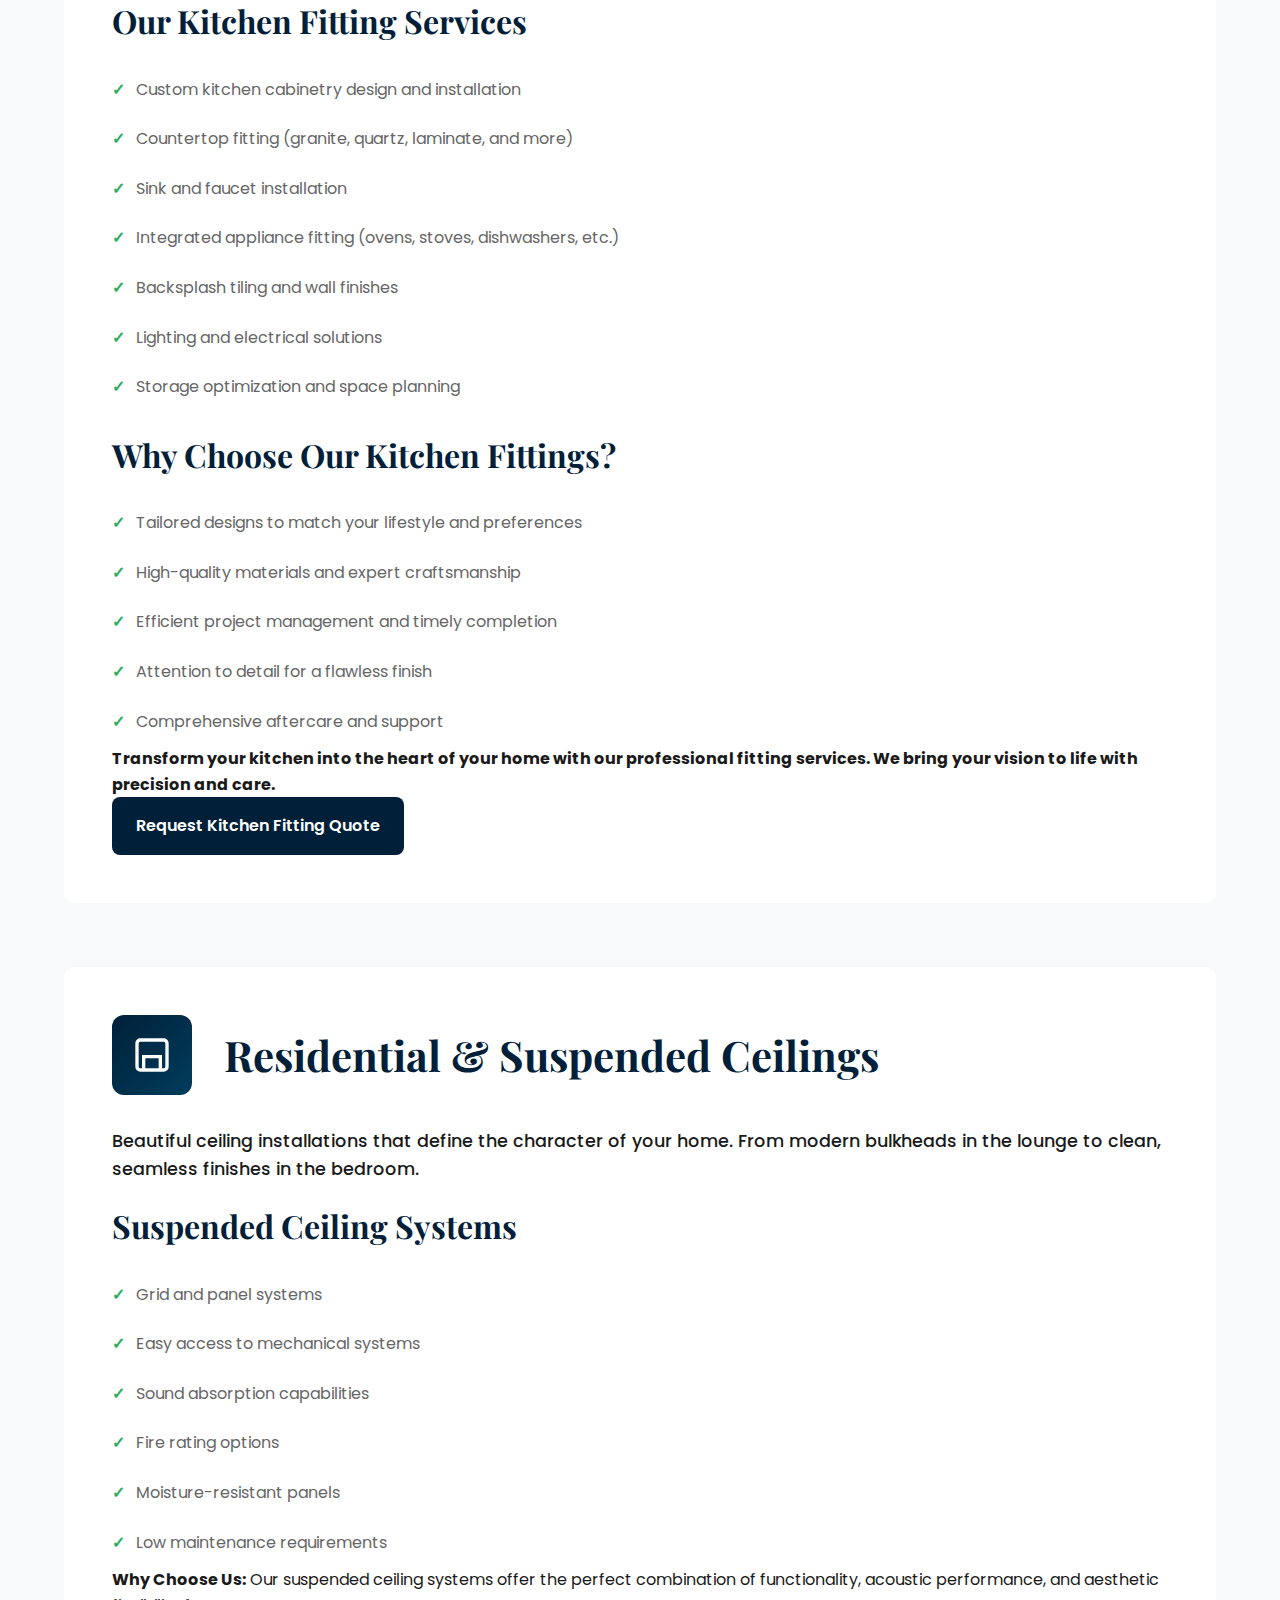
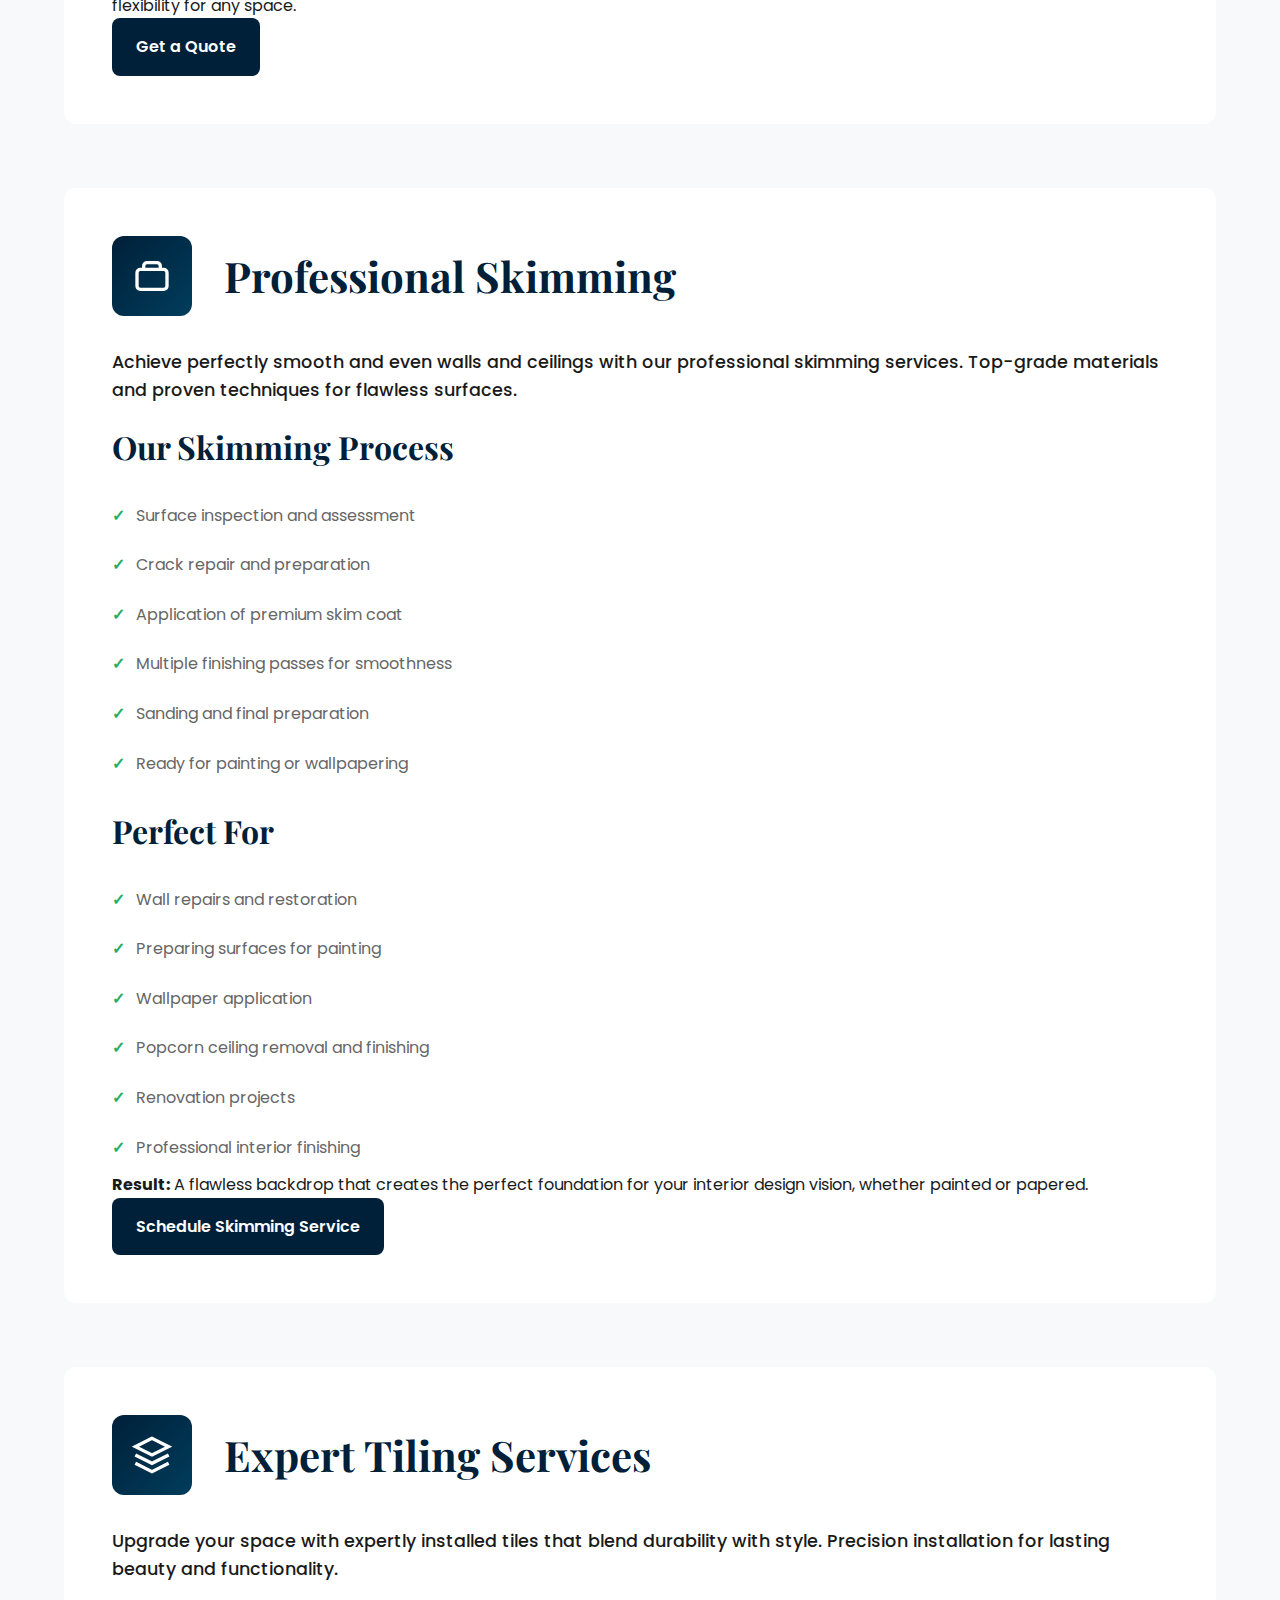
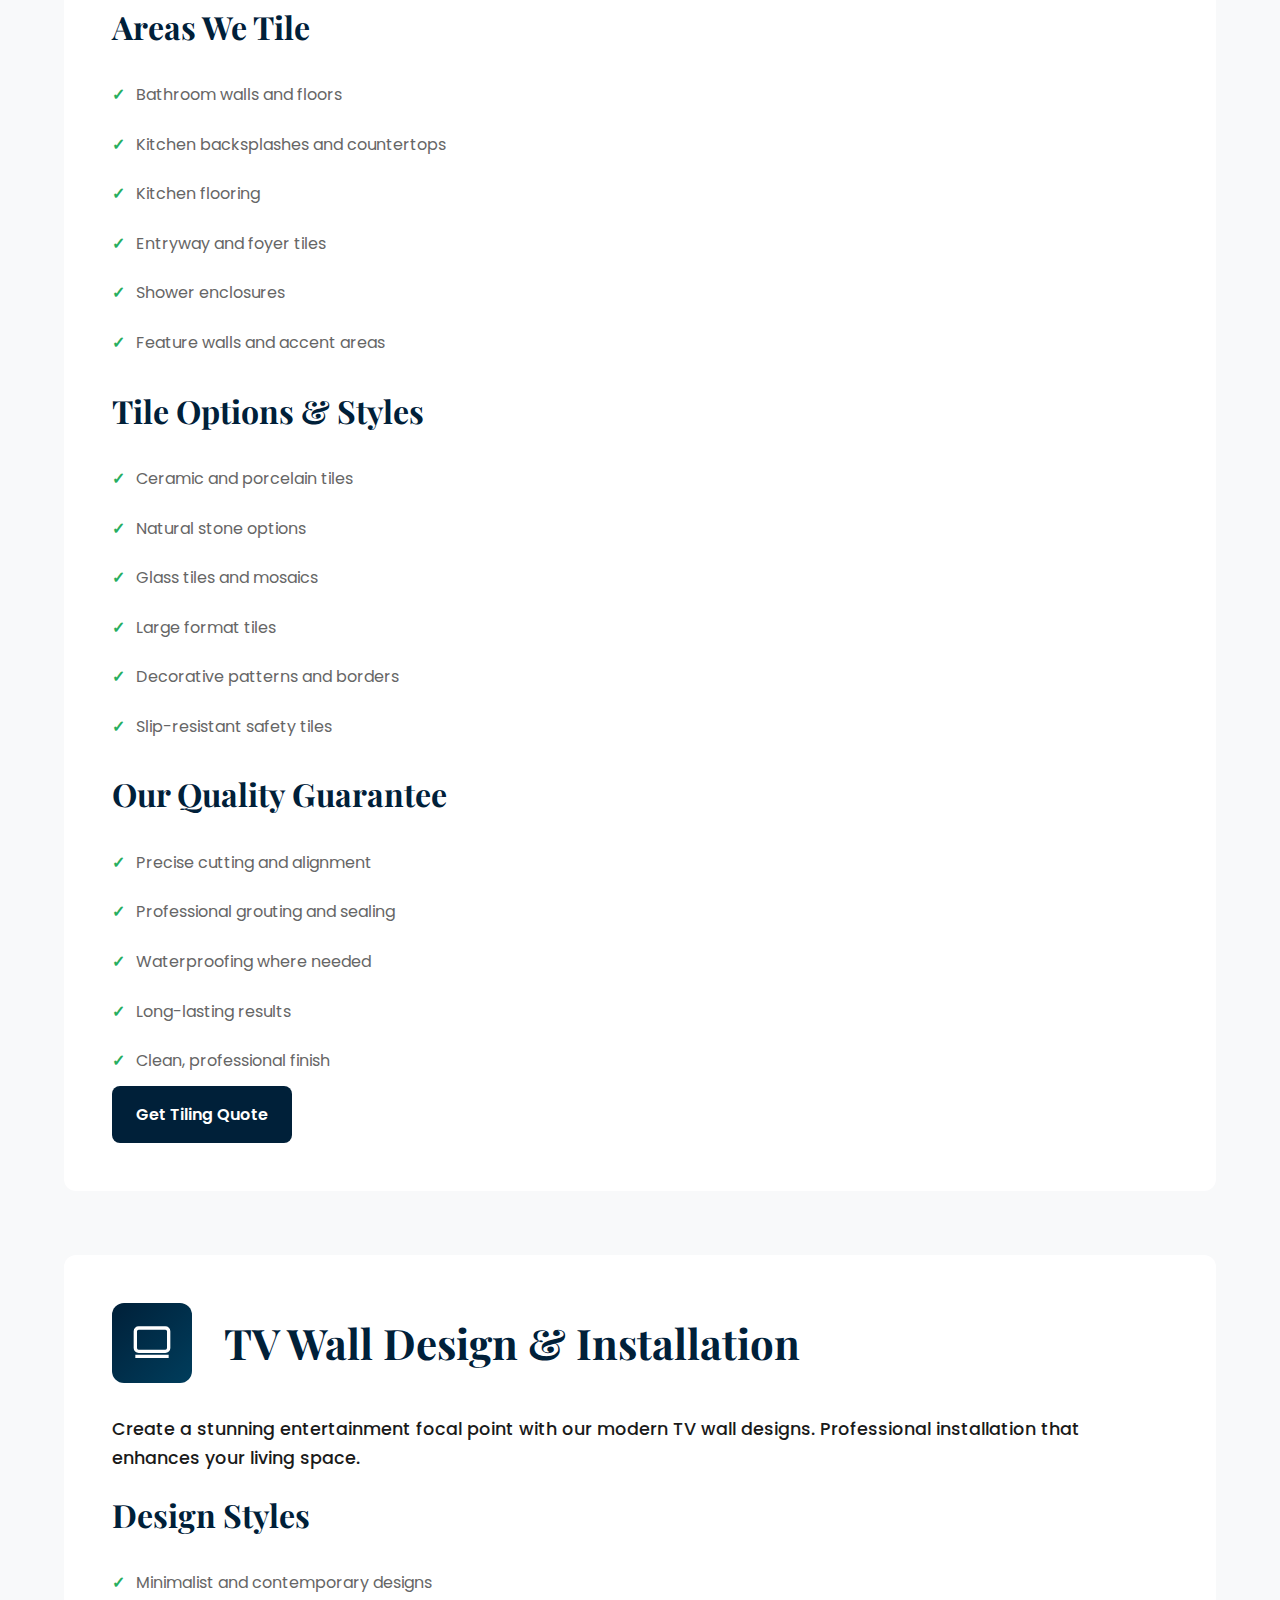
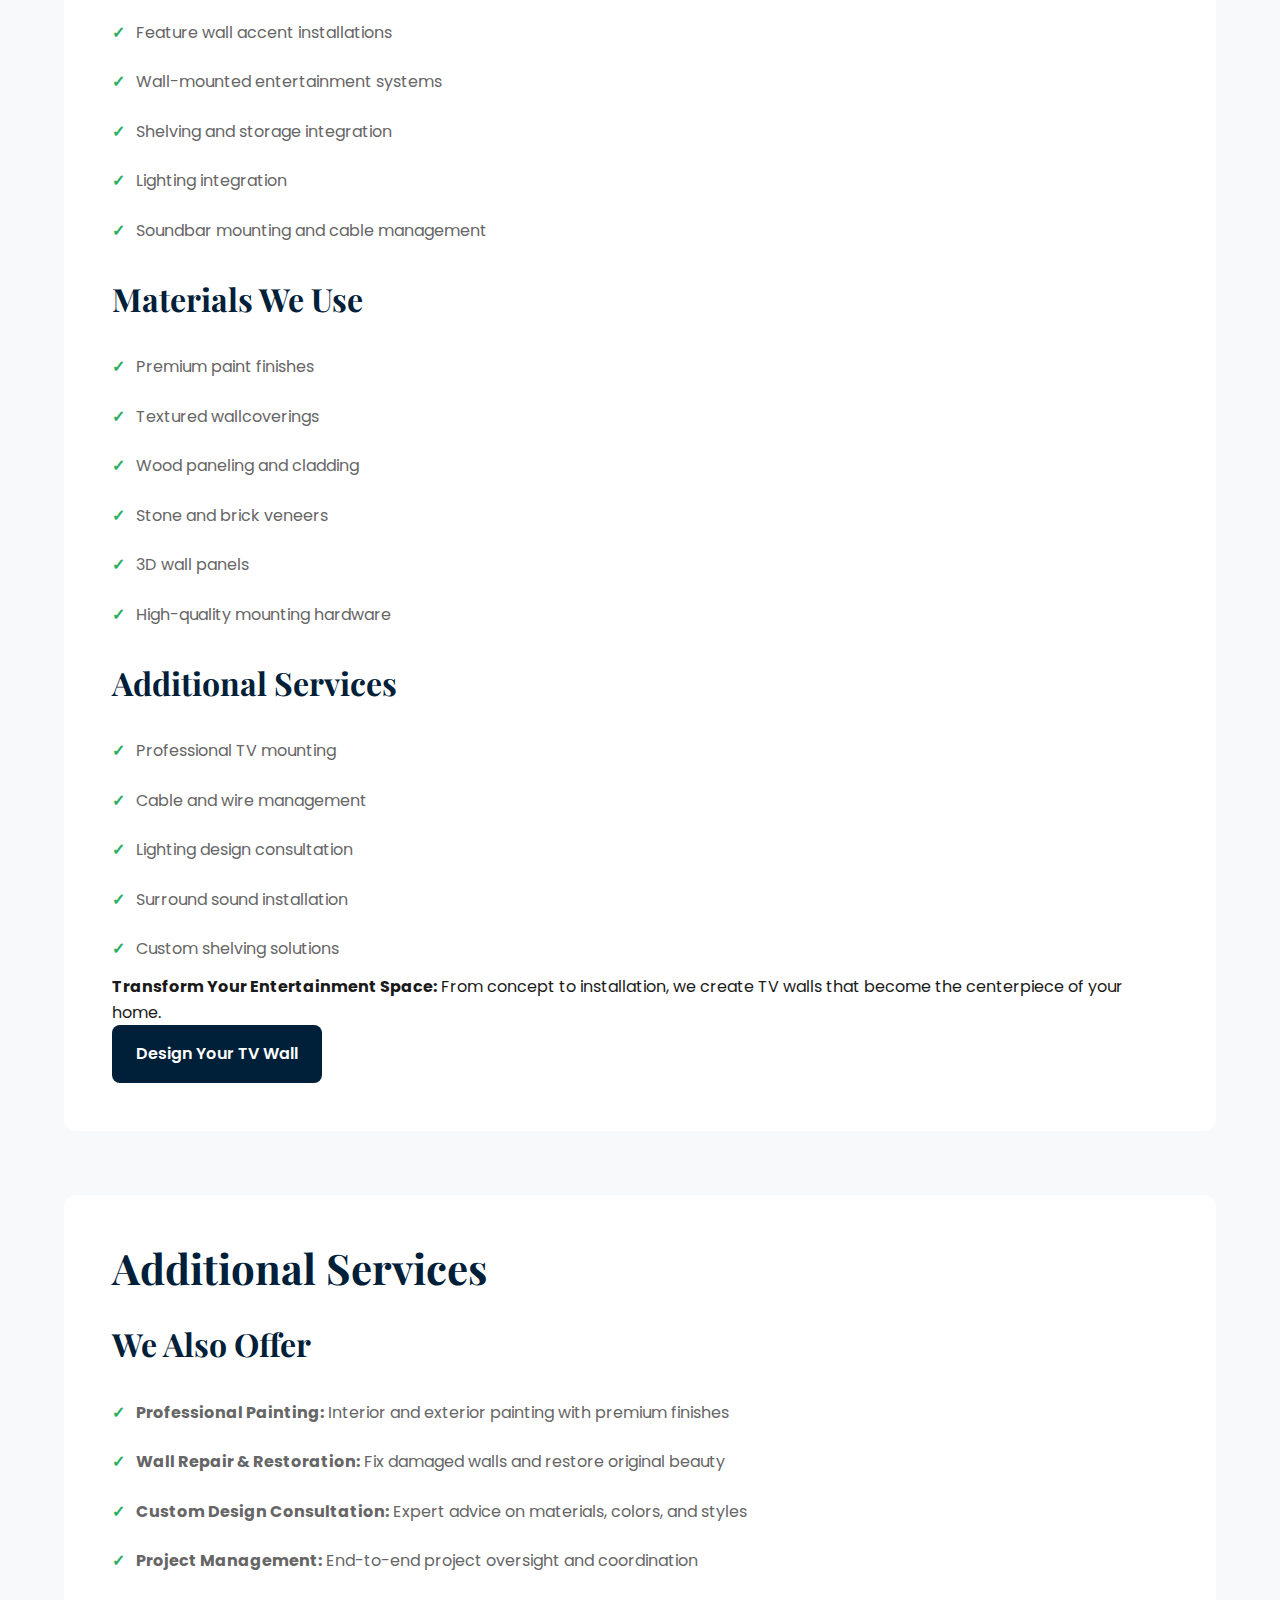
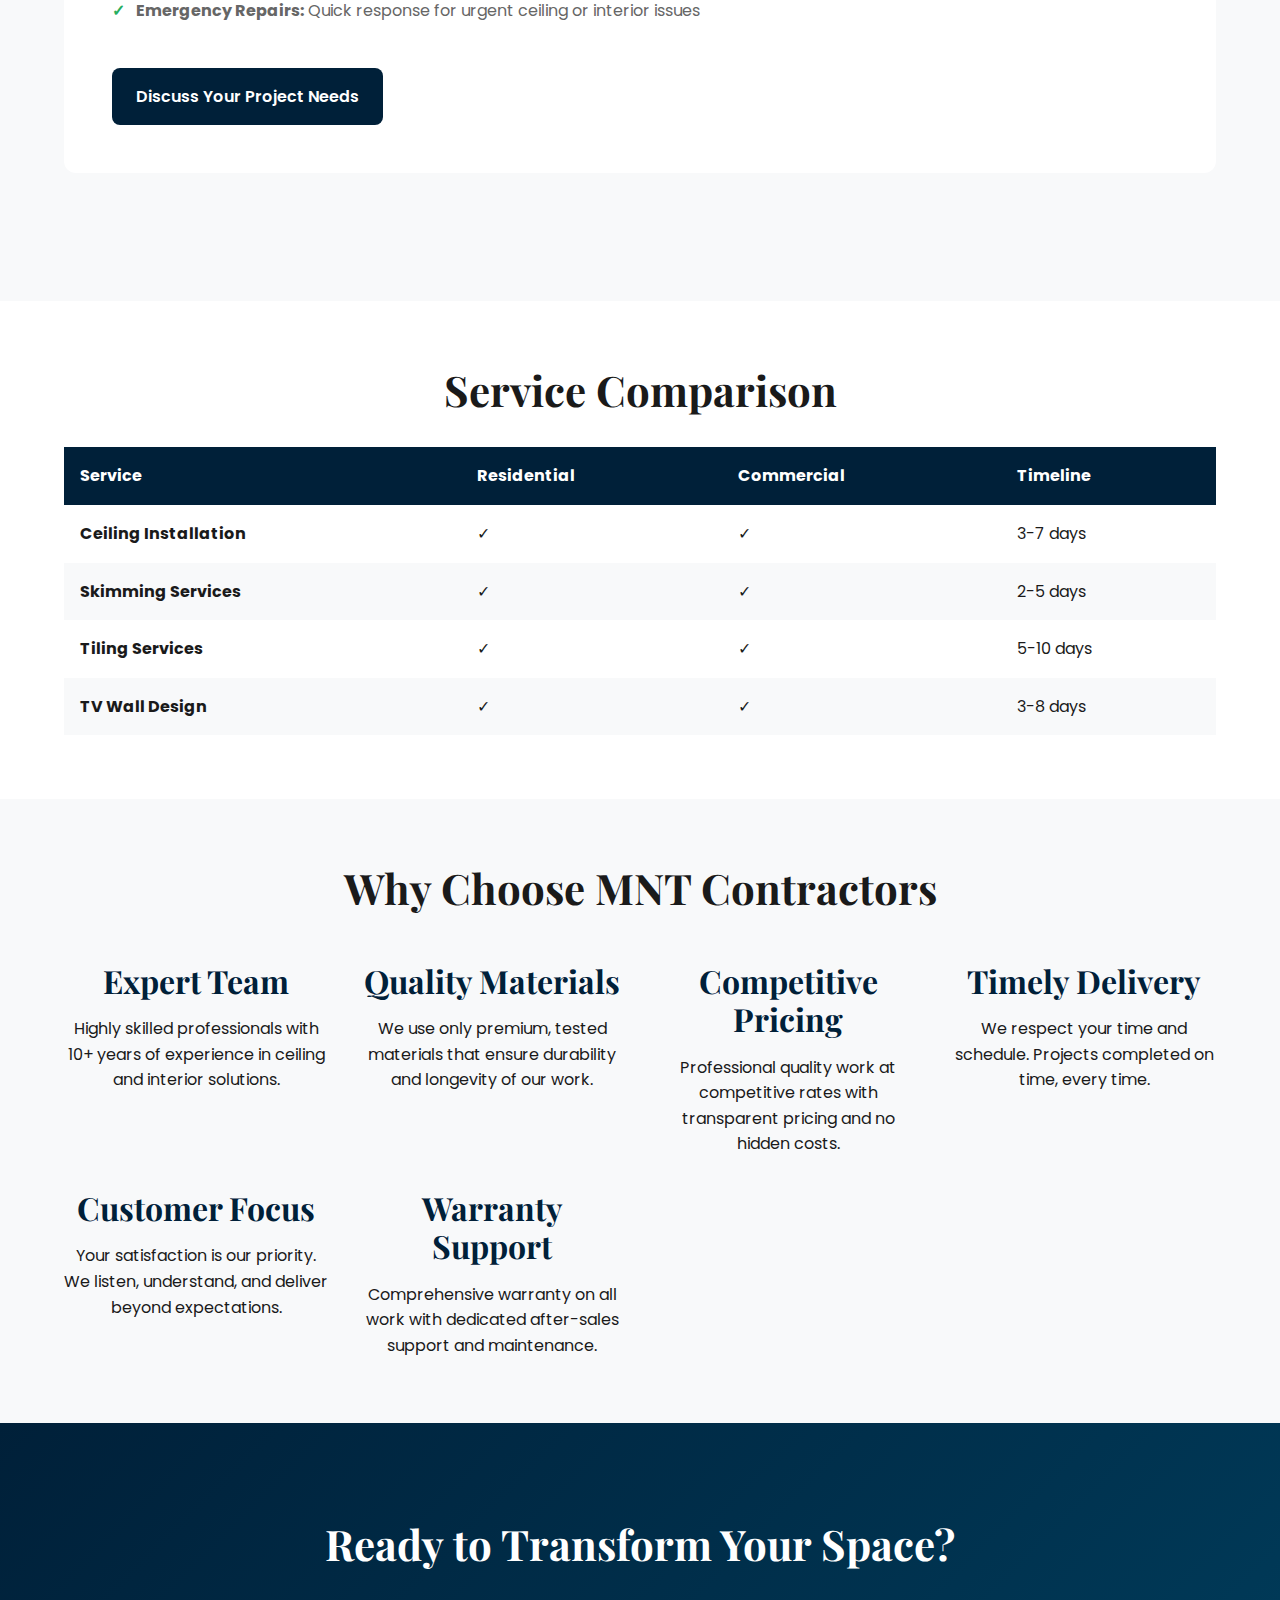
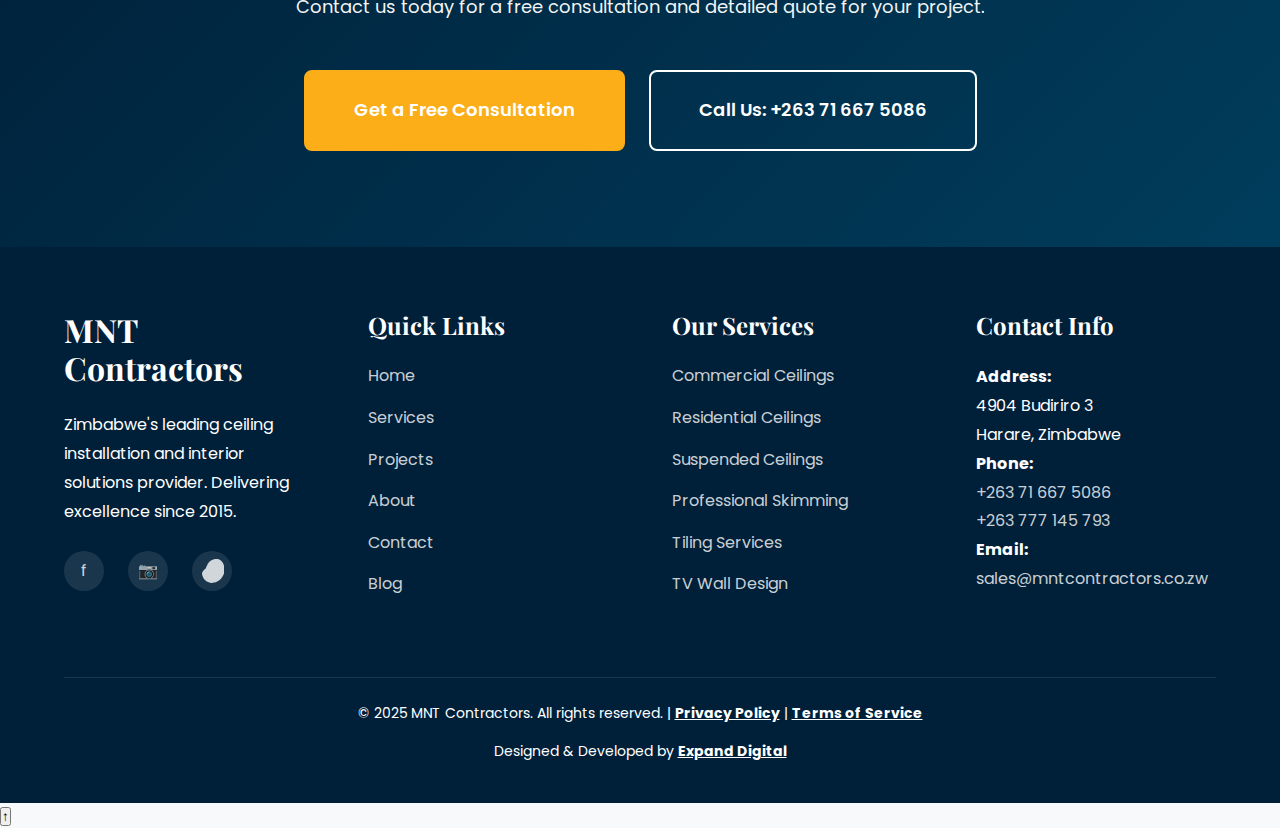
<file: services.html>
<!DOCTYPE html>
<html lang="en">

<head>
    <meta charset="UTF-8">
    <meta name="viewport" content="width=device-width, initial-scale=1.0">
    <meta name="description"
        content="Explore MNT Contractors' comprehensive services: commercial ceilings, residential ceilings, suspended ceilings, skimming, tiling, and TV wall designs.">
    <meta name="keywords"
        content="ceiling services Zimbabwe, commercial ceilings, residential ceilings, suspended ceilings, skimming services, tiling, TV wall design">
    <meta name="robots" content="index, follow">
    <meta property="og:title" content="Services - MNT Contractors">
    <meta property="og:description"
        content="Professional ceiling installation and interior solutions for both residential and commercial properties.">
    <meta property="og:url" content="https://mntcontractors.co.zw/services">
    <link rel="icon" type="image/png" href="assets/favicon.png">
    <link rel="apple-touch-icon" href="assets/apple-touch-icon.png">
    <title>Services - MNT Contractors | Professional Ceiling & Interior Solutions</title>
    <link rel="stylesheet" href="assets/styles.css">
    <link
        href="https://fonts.googleapis.com/css2?family=Poppins:wght@300;400;500;600;700;800&family=Playfair+Display:wght@600;700;800&display=swap"
        rel="stylesheet">

    <!-- FAQ Schema Markup for Rich Snippets -->
    <script type="application/ld+json">
    {
      "@context": "https://schema.org",
      "@type": "FAQPage",
      "mainEntity": [
        {
          "@type": "Question",
          "name": "How much does ceiling installation cost in Harare?",
          "acceptedAnswer": {
            "@type": "Answer",
            "text": "Ceiling installation costs in Harare typically range from $3.50 to $4.50 per square meter, depending on the type of ceiling (PVC, gypsum, suspended), room size, and complexity of the design. We provide free quotes within 24 hours."
          }
        },
        {
          "@type": "Question",
          "name": "What types of ceilings do you install?",
          "acceptedAnswer": {
            "@type": "Answer",
            "text": "We install residential ceilings (flat ceilings, bulkheads), suspended ceilings (PVC, ISO-board, bishops strip), commercial ceilings, and provide complementary services including wall skimming, tiling, TV wall designs, and kitchen fittings."
          }
        },
        {
          "@type": "Question",
          "name": "Can you work with clients outside Zimbabwe?",
          "acceptedAnswer": {
            "@type": "Answer",
            "text": "Absolutely! We serve many diaspora clients in the UK, US, and South Africa. We provide regular WhatsApp updates, photos, and video calls so you can monitor your project remotely with complete peace of mind."
          }
        },
        {
          "@type": "Question",
          "name": "How long does a ceiling installation project take?",
          "acceptedAnswer": {
            "@type": "Answer",
            "text": "Project duration depends on scope and size. Most residential ceiling projects complete within 3-10 business days. We provide a detailed timeline in your quote and keep you updated throughout the process."
          }
        },
        {
          "@type": "Question",
          "name": "Do you serve areas outside Harare?",
          "acceptedAnswer": {
            "@type": "Answer",
            "text": "Yes! We serve Harare, Bulawayo, and other cities across Zimbabwe. Contact us to discuss your location and project needs."
          }
        },
        {
          "@type": "Question",
          "name": "What is the difference between PVC and gypsum ceilings?",
          "acceptedAnswer": {
            "@type": "Answer",
            "text": "PVC ceilings are moisture-resistant, ideal for bathrooms and kitchens, and require minimal maintenance. Gypsum ceilings offer a smooth, seamless finish perfect for living rooms and bedrooms, and can be painted to match your décor. We help you choose the best option for your space."
          }
        }
      ]
    }
    </script>
</head>

<body>
    <a href="#main-content" class="skip-link">Skip to main content</a>

    <!-- HEADER -->
    <header class="header">
        <div class="header-top">
            <div class="container">
                <div class="header-top-content">
                    <div class="contact-info">
                        <span class="info-item">
                            <svg class="icon" viewBox="0 0 24 24" fill="none" stroke="currentColor" stroke-width="2">
                                <path
                                    d="M22 16.92v3a2 2 0 0 1-2.18 2 19.79 19.79 0 0 1-8.63-3.07 19.5 19.5 0 0 1-6-6 19.79 19.79 0 0 1-3.07-8.67A2 2 0 0 1 4.11 2h3a2 2 0 0 1 2 1.72 12.84 12.84 0 0 0 .7 2.81 2 2 0 0 1-.45 2.11L8.09 9.91a16 16 0 0 0 6 6l1.27-1.27a2 2 0 0 1 2.11-.45 12.84 12.84 0 0 0 2.81.7A2 2 0 0 1 22 16.92z">
                                </path>
                            </svg>
                            <a href="tel:+263716675086">+263 71 667 5086</a>
                        </span>
                        <span class="info-item">
                            <svg class="icon" viewBox="0 0 24 24" fill="none" stroke="currentColor" stroke-width="2">
                                <rect x="2" y="4" width="20" height="16" rx="2"></rect>
                                <path d="m22 7-8.97 5.7a1.94 1.94 0 0 1-2.06 0L2 7"></path>
                            </svg>
                            <a href="mailto:sales@mntcontractors.co.zw">sales@mntcontractors.co.zw</a>
                        </span>
                    </div>
                    <div class="social-links">
                        <a href="https://www.facebook.com/profile.php?id=100083298612887" target="_blank"
                            rel="noopener noreferrer" aria-label="Facebook">
                            <svg class="icon" viewBox="0 0 24 24" fill="currentColor">
                                <path
                                    d="M24 12.073c0-6.627-5.373-12-12-12s-12 5.373-12 12c0 5.99 4.388 10.954 10.125 11.854v-8.385H7.078v-3.47h3.047V9.43c0-3.007 1.792-4.669 4.533-4.669 1.312 0 2.686.235 2.686.235v2.953H15.83c-1.491 0-1.956.925-1.956 1.874v2.25h3.328l-.532 3.47h-2.796v8.385C19.612 23.027 24 18.062 24 12.073z">
                                </path>
                            </svg>
                        </a>
                        <a href="https://www.instagram.com/mnt.contractors/" target="_blank" rel="noopener noreferrer"
                            aria-label="Instagram">
                            <svg class="icon" viewBox="0 0 24 24" fill="currentColor">
                                <rect x="2" y="2" width="20" height="20" rx="5" ry="5"></rect>
                                <path
                                    d="M16.5 7.5a1.5 1.5 0 1 1-3 0 1.5 1.5 0 0 1 3 0M12 17a5 5 0 1 1 0-10 5 5 0 0 1 0 10Z"
                                    fill="#fff"></path>
                            </svg>
                        </a>
                        <a href="https://wa.me/263716675086" target="_blank" rel="noopener noreferrer"
                            aria-label="WhatsApp">
                            <svg class="icon" viewBox="0 0 24 24" fill="currentColor">
                                <path
                                    d="M17.472 14.382c-.297-.149-1.758-.867-2.03-.967-.273-.099-.471-.148-.67.15-.197.297-.767.966-.94 1.164-.173.199-.347.223-.644.075-.297-.15-1.255-.463-2.39-1.475-.883-.788-1.48-1.761-1.653-2.059-.173-.297-.018-.458.13-.606.134-.133.298-.347.446-.52.149-.174.198-.298.298-.497.099-.198.05-.371-.025-.52-.075-.149-.669-1.612-.916-2.207-.242-.579-.487-.5-.67-.51-.173-.008-.371 0-.57 0-.198 0-.52.074-.792.372-.272.297-1.04 1.016-1.04 2.479 0 1.462 1.065 2.875 1.213 3.074.149.198 2.096 3.2 5.076 4.487.709.306 1.262.489 1.694.625.712.227 1.36.195 1.871.118.571-.085 1.758-.719 2.006-1.413.248-.694.248-1.289.173-1.413-.074-.124-.272-.198-.57-.347m-5.421-7.403h-.004a9.87 9.87 0 0 0-4.98 1.492c-1.498.88-2.874 2.113-3.958 3.61A9.88 9.88 0 0 0 2 14c0 5.466 4.477 9.877 9.994 9.877 2.663 0 5.192-.89 7.313-2.537 2.121-1.648 3.738-3.98 4.586-6.523.848-2.544.882-5.292.101-8.01C23.386 3.905 21.654 1.44 19.17.386 16.687-.667 13.794.023 11.51 1.326 9.225 2.628 7.51 4.666 6.82 7.166 6.13 9.666 6.324 12.32 7.05 14.773z">
                                </path>
                            </svg>
                        </a>
                    </div>
                </div>
            </div>
        </div>

        <nav class="navbar">
            <div class="container">
                <div class="navbar-content">
                    <div class="logo">
                        <a href="/" class="logo-link">
                            <!-- Logo Image with background -->
                            <img src="assets/images/logo.png" alt="MNT Contractors Logo" class="logo-img"
                                loading="eager">
                        </a>
                    </div>

                    <button class="menu-toggle" id="menu-toggle" aria-label="Toggle navigation menu">
                        <span></span>
                        <span></span>
                        <span></span>
                    </button>

                    <ul class="nav-menu" id="nav-menu">
                        <li class="nav-item"><a href="/" class="nav-link">Home</a></li>
                        <li class="nav-item"><a href="services.html" class="nav-link active">Services</a></li>
                        <li class="nav-item"><a href="projects.html" class="nav-link">Projects</a></li>
                        <li class="nav-item"><a href="about.html" class="nav-link">About</a></li>
                        <li class="nav-item"><a href="contact.html" class="nav-link">Contact</a></li>
                        <li class="nav-item"><a href="blog.html" class="nav-link">Blog</a></li>
                        <li class="nav-item"><button class="theme-toggle" id="theme-toggle"
                                aria-label="Toggle dark mode">🌙</button></li>
                        <style>
                            /* Hide nav links by default on mobile, show only when menu is toggled */
                            .nav-menu {
                                display: flex;
                            }

                            @media (max-width: 900px) {
                                .nav-menu {
                                    display: none;
                                    flex-direction: column;
                                    position: absolute;
                                    top: 100%;
                                    left: 0;
                                    width: 100%;
                                    background: #fff;
                                    z-index: 1000;
                                }

                                .nav-menu.open {
                                    display: flex;
                                }

                                .nav-link.active {
                                    /* Remove active highlight in mobile */
                                    color: inherit;
                                    font-weight: normal;
                                }
                            }
                        </style>
                    </ul>
                </div>
            </div>
        </nav>
    </header>

    <main id="main-content">
        <!-- PAGE HERO -->
        <section class="hero hero-services"
            style="padding: 3rem 1rem; position: relative; background: url('assets/portfolio/suspended ceiling 5.jpg') center/cover no-repeat; min-height: 340px;">
            <div class="hero-overlay"
                style="position: absolute; inset: 0; background: rgba(0, 32, 57, 0.7); z-index: 1; border-radius: var(--border-radius-lg, 0);">
            </div>
            <div class="hero-content"
                style="position: relative; z-index: 2; color: #fff; text-align: center; padding-top: 3rem;">
                <h1 style="color: #fff; text-shadow: 0 2px 8px rgba(0,0,0,0.4); margin-top: 0;">Our Services</h1>
                <p class="hero-subtitle" style="color: #fff; text-shadow: 0 2px 8px rgba(0,0,0,0.4);">Comprehensive
                    Interior Solutions for Residential & Commercial Properties</p>
            </div>
        </section>

        <!-- SERVICES DETAILS -->
        <section class="services-detail" style="padding: 4rem 1rem;">
            <div class="container">
                <!-- Service 1: Residential Ceilings -->
                <article class="service-detail-card" id="residential">
                    <div class="detail-header">
                        <div class="detail-icon">
                            <svg viewBox="0 0 24 24" fill="none" stroke="currentColor" stroke-width="2">
                                <path d="M3 9l9-7 9 7v11a2 2 0 0 1-2 2H5a2 2 0 0 1-2-2z"></path>
                                <polyline points="9 22 9 12 15 12 15 22"></polyline>
                            </svg>
                        </div>
                        <h2>Residential Ceilings</h2>
                    </div>
                    <div class="detail-content">
                        <p class="lead">Transform your home with custom ceiling designs. From modern living room
                            bulkheads to elegant bedroom finishes, we create spaces that families love. Perfect for new
                            builds and renovations.</p>
                        <h3>Our Residential Ceiling Solutions</h3>
                        <ul class="feature-list">
                            <li>Custom bulkheads and decorative designs</li>
                            <li>Seamless flat ceilings for a modern look</li>
                            <li>Soundproofing and insulation options</li>
                            <li>Integrated lighting solutions</li>
                            <li>Moisture-resistant ceilings for bathrooms and kitchens</li>
                            <li>Repair and restoration of existing ceilings</li>
                        </ul>
                        <h3>Types of Ceilings We Install</h3>
                        <ul class="feature-list">
                            <li>Gypsum board (drywall) ceilings</li>
                            <li>Suspended ceilings (ISO-board, PVC, bishops strip)</li>
                            <li>Decorative plasterwork and cornices</li>
                            <li>Stretch ceilings</li>
                            <li>Wooden panel ceilings</li>
                        </ul>
                        <p><strong>Why Choose Us:</strong> We combine aesthetic appeal with functionality, ensuring your
                            home's ceilings are not only beautiful but also durable and long-lasting. Our team works
                            closely with you to bring your vision to life.</p>
                        <a href="https://wa.me/263716675086" class="btn btn-primary" target="_blank"
                            rel="noopener">Discuss Residential Ceiling Options</a>
                    </div>
                </article>

                <!-- Service 2: Commercial Ceilings -->
                <article class="service-detail-card" id="commercial">
                    <div class="detail-header">
                        <div class="detail-icon">
                            <svg viewBox="0 0 24 24" fill="none" stroke="currentColor" stroke-width="2">
                                <rect x="3" y="3" width="18" height="18" rx="2" ry="2"></rect>
                                <line x1="9" y1="9" x2="15" y2="9"></line>
                                <line x1="9" y1="15" x2="15" y2="15"></line>
                            </svg>
                        </div>
                        <h2>Commercial Ceilings</h2>
                    </div>
                    <div class="detail-content">
                        <p class="lead">Transform your business space with our premium commercial ceiling solutions. We
                            specialize in high-quality installations tailored to enhance professional environments.</p>
                        <h3>What We Offer</h3>
                        <ul class="feature-list">
                            <li>Acoustic panel installations for sound control</li>
                            <li>Decorative ceiling designs for modern aesthetics</li>
                            <li>Drop ceiling systems for easy maintenance</li>
                            <li>Fire-rated ceiling solutions</li>
                            <li>Energy-efficient lighting integration</li>
                            <li>Custom design consultation and planning</li>
                        </ul>
                        <h3>Industries We Serve</h3>
                        <ul class="feature-list">
                            <li>Corporate offices and business centers</li>
                            <li>Retail stores and shopping centers</li>
                            <li>Healthcare facilities and clinics</li>
                            <li>Educational institutions</li>
                            <li>Hospitality venues</li>
                            <li>Industrial facilities</li>
                        </ul>
                        <p><strong>Why Choose Us:</strong> Our expert team ensures your commercial space meets
                            functionality and durability standards while maintaining the professional aesthetics you
                            need.</p>
                        <a href="https://wa.me/263716675086" class="btn btn-primary" target="_blank"
                            rel="noopener">Request Commercial Ceiling Quote</a>
                    </div>
                </article>

                <!-- Service 3: Kitchen Fittings -->
                <article class="service-detail-card" id="kitchen">
                    <div class="detail-header">
                        <div class="detail-icon">
                            <svg viewBox="0 0 24 24" fill="none" stroke="currentColor" stroke-width="2">
                                <rect x="3" y="7" width="18" height="10" rx="2" />
                                <rect x="7" y="11" width="2" height="3" rx="0.5" />
                                <rect x="15" y="11" width="2" height="3" rx="0.5" />
                                <rect x="10" y="9" width="4" height="2" rx="0.5" />
                            </svg>
                        </div>
                        <h2>Kitchen Fittings</h2>
                    </div>
                    <div class="detail-content">
                        <p class="lead">Upgrade your kitchen with our expert kitchen fitting services. From cabinetry to
                            countertops, we handle every detail to provide a functional, stylish, and efficient space
                            that suits your needs and tastes.</p>
                        <h3>Our Kitchen Fitting Services</h3>
                        <ul class="feature-list">
                            <li>Custom kitchen cabinetry design and installation</li>
                            <li>Countertop fitting (granite, quartz, laminate, and more)</li>
                            <li>Sink and faucet installation</li>
                            <li>Integrated appliance fitting (ovens, stoves, dishwashers, etc.)</li>
                            <li>Backsplash tiling and wall finishes</li>
                            <li>Lighting and electrical solutions</li>
                            <li>Storage optimization and space planning</li>
                        </ul>
                        <h3>Why Choose Our Kitchen Fittings?</h3>
                        <ul class="feature-list">
                            <li>Tailored designs to match your lifestyle and preferences</li>
                            <li>High-quality materials and expert craftsmanship</li>
                            <li>Efficient project management and timely completion</li>
                            <li>Attention to detail for a flawless finish</li>
                            <li>Comprehensive aftercare and support</li>
                        </ul>
                        <p><strong>Transform your kitchen into the heart of your home with our professional fitting
                                services. We bring your vision to life with precision and care.</strong></p>
                        <a href="https://wa.me/263716675086" class="btn btn-primary" target="_blank"
                            rel="noopener">Request Kitchen Fitting Quote</a>
                    </div>
                </article>

                <!-- Service 3: Suspended & Flat Ceilings -->
                <article class="service-detail-card" id="ceilings">
                    <div class="detail-header">
                        <div class="detail-icon">
                            <svg viewBox="0 0 24 24" fill="none" stroke="currentColor" stroke-width="2">
                                <path d="M19 3H5c-1.1 0-2 .9-2 2v14c0 1.1.9 2 2 2h14c1.1 0 2-.9 2-2V5c0-1.1-.9-2-2-2z">
                                </path>
                                <polyline points="17 21 17 13 7 13 7 21"></polyline>
                            </svg>
                        </div>
                        <h2>Residential & Suspended Ceilings</h2>
                    </div>
                    <div class="detail-content">
                        <p class="lead">Beautiful ceiling installations that define the character of your home. From
                            modern bulkheads in the lounge to clean, seamless finishes in the bedroom.</p>
                        <h3>Suspended Ceiling Systems</h3>
                        <ul class="feature-list">
                            <li>Grid and panel systems</li>
                            <li>Easy access to mechanical systems</li>
                            <li>Sound absorption capabilities</li>
                            <li>Fire rating options</li>
                            <li>Moisture-resistant panels</li>
                            <li>Low maintenance requirements</li>
                        </ul>
                        <p><strong>Why Choose Us:</strong> Our suspended ceiling systems offer the perfect combination
                            of functionality, acoustic performance, and aesthetic flexibility for any space.</p>
                        <a href="https://wa.me/263716675086" class="btn btn-primary" target="_blank" rel="noopener">Get
                            a Quote</a>
                    </div>
                </article>

                <!-- Service 4: Professional Skimming -->
                <article class="service-detail-card" id="skimming">
                    <div class="detail-header">
                        <div class="detail-icon">
                            <svg viewBox="0 0 24 24" fill="none" stroke="currentColor" stroke-width="2">
                                <rect x="3" y="8" width="18" height="12" rx="2"></rect>
                                <path d="M7 8V6a2 2 0 0 1 2-2h6a2 2 0 0 1 2 2v2"></path>
                            </svg>
                        </div>
                        <h2>Professional Skimming</h2>
                    </div>
                    <div class="detail-content">
                        <p class="lead">Achieve perfectly smooth and even walls and ceilings with our professional
                            skimming services. Top-grade materials and proven techniques for flawless surfaces.</p>
                        <h3>Our Skimming Process</h3>
                        <ul class="feature-list">
                            <li>Surface inspection and assessment</li>
                            <li>Crack repair and preparation</li>
                            <li>Application of premium skim coat</li>
                            <li>Multiple finishing passes for smoothness</li>
                            <li>Sanding and final preparation</li>
                            <li>Ready for painting or wallpapering</li>
                        </ul>
                        <h3>Perfect For</h3>
                        <ul class="feature-list">
                            <li>Wall repairs and restoration</li>
                            <li>Preparing surfaces for painting</li>
                            <li>Wallpaper application</li>
                            <li>Popcorn ceiling removal and finishing</li>
                            <li>Renovation projects</li>
                            <li>Professional interior finishing</li>
                        </ul>
                        <p><strong>Result:</strong> A flawless backdrop that creates the perfect foundation for your
                            interior design vision, whether painted or papered.</p>
                        <a href="https://wa.me/263716675086" class="btn btn-primary" target="_blank"
                            rel="noopener">Schedule Skimming Service</a>
                    </div>
                </article>

                <!-- Service 5: Expert Tiling Services -->
                <article class="service-detail-card" id="tiling">
                    <div class="detail-header">
                        <div class="detail-icon">
                            <svg viewBox="0 0 24 24" fill="none" stroke="currentColor" stroke-width="2">
                                <path d="M12 2L2 7l10 5 10-5-10-5z"></path>
                                <polyline points="2 17 12 22 22 17"></polyline>
                                <polyline points="2 12 12 17 22 12"></polyline>
                            </svg>
                        </div>
                        <h2>Expert Tiling Services</h2>
                    </div>
                    <div class="detail-content">
                        <p class="lead">Upgrade your space with expertly installed tiles that blend durability with
                            style. Precision installation for lasting beauty and functionality.</p>
                        <h3>Areas We Tile</h3>
                        <ul class="feature-list">
                            <li>Bathroom walls and floors</li>
                            <li>Kitchen backsplashes and countertops</li>
                            <li>Kitchen flooring</li>
                            <li>Entryway and foyer tiles</li>
                            <li>Shower enclosures</li>
                            <li>Feature walls and accent areas</li>
                        </ul>
                        <h3>Tile Options & Styles</h3>
                        <ul class="feature-list">
                            <li>Ceramic and porcelain tiles</li>
                            <li>Natural stone options</li>
                            <li>Glass tiles and mosaics</li>
                            <li>Large format tiles</li>
                            <li>Decorative patterns and borders</li>
                            <li>Slip-resistant safety tiles</li>
                        </ul>
                        <h3>Our Quality Guarantee</h3>
                        <ul class="feature-list">
                            <li>Precise cutting and alignment</li>
                            <li>Professional grouting and sealing</li>
                            <li>Waterproofing where needed</li>
                            <li>Long-lasting results</li>
                            <li>Clean, professional finish</li>
                        </ul>
                        <a href="https://wa.me/263716675086" class="btn btn-primary" target="_blank" rel="noopener">Get
                            Tiling Quote</a>
                    </div>
                </article>

                <!-- Service 6: TV Wall Design & Installation -->
                <article class="service-detail-card" id="tvwall">
                    <div class="detail-header">
                        <div class="detail-icon">
                            <svg viewBox="0 0 24 24" fill="none" stroke="currentColor" stroke-width="2">
                                <rect x="2" y="3" width="20" height="14" rx="2" ry="2"></rect>
                                <line x1="2" y1="20" x2="22" y2="20"></line>
                            </svg>
                        </div>
                        <h2>TV Wall Design & Installation</h2>
                    </div>
                    <div class="detail-content">
                        <p class="lead">Create a stunning entertainment focal point with our modern TV wall designs.
                            Professional installation that enhances your living space.</p>
                        <h3>Design Styles</h3>
                        <ul class="feature-list">
                            <li>Minimalist and contemporary designs</li>
                            <li>Feature wall accent installations</li>
                            <li>Wall-mounted entertainment systems</li>
                            <li>Shelving and storage integration</li>
                            <li>Lighting integration</li>
                            <li>Soundbar mounting and cable management</li>
                        </ul>
                        <h3>Materials We Use</h3>
                        <ul class="feature-list">
                            <li>Premium paint finishes</li>
                            <li>Textured wallcoverings</li>
                            <li>Wood paneling and cladding</li>
                            <li>Stone and brick veneers</li>
                            <li>3D wall panels</li>
                            <li>High-quality mounting hardware</li>
                        </ul>
                        <h3>Additional Services</h3>
                        <ul class="feature-list">
                            <li>Professional TV mounting</li>
                            <li>Cable and wire management</li>
                            <li>Lighting design consultation</li>
                            <li>Surround sound installation</li>
                            <li>Custom shelving solutions</li>
                        </ul>
                        <p><strong>Transform Your Entertainment Space:</strong> From concept to installation, we create
                            TV walls that become the centerpiece of your home.</p>
                        <a href="https://wa.me/263716675086" class="btn btn-primary" target="_blank"
                            rel="noopener">Design Your TV Wall</a>
                    </div>
                </article>

                <!-- Additional Services -->
                <article class="service-detail-card">
                    <div class="detail-header">
                        <h2>Additional Services</h2>
                    </div>
                    <div class="detail-content">
                        <h3>We Also Offer</h3>
                        <ul class="feature-list">
                            <li><strong>Professional Painting:</strong> Interior and exterior painting with premium
                                finishes</li>
                            <li><strong>Wall Repair & Restoration:</strong> Fix damaged walls and restore original
                                beauty</li>
                            <li><strong>Custom Design Consultation:</strong> Expert advice on materials, colors, and
                                styles</li>
                            <li><strong>Project Management:</strong> End-to-end project oversight and coordination</li>
                            <li><strong>Emergency Repairs:</strong> Quick response for urgent ceiling or interior issues
                            </li>
                        </ul>
                        <p style="margin-top: 2rem;"><a href="https://wa.me/263716675086" class="btn btn-primary"
                                target="_blank" rel="noopener">Discuss Your Project Needs</a></p>
                    </div>
                </article>
            </div>
        </section>

        <!-- SERVICE COMPARISON TABLE -->
        <section style="padding: 4rem 1rem; background-color: var(--bg-secondary);">
            <div class="container">
                <h2 style="text-align: center; margin-bottom: 2rem;">Service Comparison</h2>
                <div style="overflow-x: auto;">
                    <table style="width: 100%; border-collapse: collapse;">
                        <thead>
                            <tr style="background-color: var(--primary); color: white;">
                                <th style="padding: 1rem; text-align: left; border: 1px solid var(--border-color);">
                                    Service</th>
                                <th style="padding: 1rem; text-align: left; border: 1px solid var(--border-color);">
                                    Residential</th>
                                <th style="padding: 1rem; text-align: left; border: 1px solid var(--border-color);">
                                    Commercial</th>
                                <th style="padding: 1rem; text-align: left; border: 1px solid var(--border-color);">
                                    Timeline</th>
                            </tr>
                        </thead>
                        <tbody>
                            <tr>
                                <td style="padding: 1rem; border: 1px solid var(--border-color);"><strong>Ceiling
                                        Installation</strong></td>
                                <td style="padding: 1rem; border: 1px solid var(--border-color);">✓</td>
                                <td style="padding: 1rem; border: 1px solid var(--border-color);">✓</td>
                                <td style="padding: 1rem; border: 1px solid var(--border-color);">3-7 days</td>
                            </tr>
                            <tr style="background-color: var(--bg-primary);">
                                <td style="padding: 1rem; border: 1px solid var(--border-color);"><strong>Skimming
                                        Services</strong></td>
                                <td style="padding: 1rem; border: 1px solid var(--border-color);">✓</td>
                                <td style="padding: 1rem; border: 1px solid var(--border-color);">✓</td>
                                <td style="padding: 1rem; border: 1px solid var(--border-color);">2-5 days</td>
                            </tr>
                            <tr>
                                <td style="padding: 1rem; border: 1px solid var(--border-color);"><strong>Tiling
                                        Services</strong></td>
                                <td style="padding: 1rem; border: 1px solid var(--border-color);">✓</td>
                                <td style="padding: 1rem; border: 1px solid var(--border-color);">✓</td>
                                <td style="padding: 1rem; border: 1px solid var(--border-color);">5-10 days</td>
                            </tr>
                            <tr style="background-color: var(--bg-primary);">
                                <td style="padding: 1rem; border: 1px solid var(--border-color);"><strong>TV Wall
                                        Design</strong></td>
                                <td style="padding: 1rem; border: 1px solid var(--border-color);">✓</td>
                                <td style="padding: 1rem; border: 1px solid var(--border-color);">✓</td>
                                <td style="padding: 1rem; border: 1px solid var(--border-color);">3-8 days</td>
                            </tr>
                        </tbody>
                    </table>
                </div>
            </div>
        </section>

        <!-- WHY CHOOSE US -->
        <section style="padding: 4rem 1rem;">
            <div class="container">
                <h2 style="text-align: center; margin-bottom: 3rem;">Why Choose MNT Contractors</h2>
                <div style="display: grid; grid-template-columns: repeat(auto-fit, minmax(250px, 1fr)); gap: 2rem;">
                    <div style="text-align: center;">
                        <h3 style="color: var(--primary); margin-bottom: 1rem;">Expert Team</h3>
                        <p>Highly skilled professionals with 10+ years of experience in ceiling and interior solutions.
                        </p>
                    </div>
                    <div style="text-align: center;">
                        <h3 style="color: var(--primary); margin-bottom: 1rem;">Quality Materials</h3>
                        <p>We use only premium, tested materials that ensure durability and longevity of our work.</p>
                    </div>
                    <div style="text-align: center;">
                        <h3 style="color: var(--primary); margin-bottom: 1rem;">Competitive Pricing</h3>
                        <p>Professional quality work at competitive rates with transparent pricing and no hidden costs.
                        </p>
                    </div>
                    <div style="text-align: center;">
                        <h3 style="color: var(--primary); margin-bottom: 1rem;">Timely Delivery</h3>
                        <p>We respect your time and schedule. Projects completed on time, every time.</p>
                    </div>
                    <div style="text-align: center;">
                        <h3 style="color: var(--primary); margin-bottom: 1rem;">Customer Focus</h3>
                        <p>Your satisfaction is our priority. We listen, understand, and deliver beyond expectations.
                        </p>
                    </div>
                    <div style="text-align: center;">
                        <h3 style="color: var(--primary); margin-bottom: 1rem;">Warranty Support</h3>
                        <p>Comprehensive warranty on all work with dedicated after-sales support and maintenance.</p>
                    </div>
                </div>
            </div>
        </section>

        <!-- CTA SECTION -->
        <section class="cta-final">
            <div class="container">
                <div class="cta-content">
                    <h2>Ready to Transform Your Space?</h2>
                    <p>Contact us today for a free consultation and detailed quote for your project.</p>
                    <div class="cta-buttons">
                        <a href="https://wa.me/263716675086" class="btn btn-primary btn-lg" target="_blank"
                            rel="noopener">Get a Free Consultation</a>
                        <a href="tel:+263716675086" class="btn btn-secondary btn-lg">Call Us: +263 71 667 5086</a>
                    </div>
                </div>
            </div>
        </section>
    </main>

    <!-- FOOTER -->
    <footer class="footer">
        <div class="container">
            <div class="footer-content">
                <div class="footer-section">
                    <h3>MNT Contractors</h3>
                    <p>Zimbabwe's leading ceiling installation and interior solutions provider. Delivering excellence
                        since 2015.</p>
                    <div class="footer-social">
                        <a href="https://www.facebook.com/profile.php?id=100083298612887" target="_blank"
                            rel="noopener noreferrer" aria-label="Facebook">f</a>
                        <a href="https://www.instagram.com/mnt.contractors/" target="_blank" rel="noopener noreferrer"
                            aria-label="Instagram">📷</a>
                        <a href="https://wa.me/263716675086" target="_blank" rel="noopener noreferrer"
                            aria-label="WhatsApp">
                            <svg class="icon" viewBox="0 0 24 24" fill="currentColor">
                                <path
                                    d="M17.472 14.382c-.297-.149-1.758-.867-2.03-.967-.273-.099-.471-.148-.67.15-.197.297-.767.966-.94 1.164-.173.199-.347.223-.644.075-.297-.15-1.255-.463-2.39-1.475-.883-.788-1.48-1.761-1.653-2.059-.173-.297-.018-.458.13-.606.134-.133.298-.347.446-.52.149-.174.198-.298.298-.497.099-.198.05-.371-.025-.52-.075-.149-.669-1.612-.916-2.207-.242-.579-.487-.5-.67-.51-.173-.008-.371 0-.57 0-.198 0-.52.074-.792.372-.272.297-1.04 1.016-1.04 2.479 0 1.462 1.065 2.875 1.213 3.074.149.198 2.096 3.2 5.076 4.487.709.306 1.262.489 1.694.625.712.227 1.36.195 1.871.118.571-.085 1.758-.719 2.006-1.413.248-.694.248-1.289.173-1.413-.074-.124-.272-.198-.57-.347m-5.421-7.403h-.004a9.87 9.87 0 0 0-4.98 1.492c-1.498.88-2.874 2.113-3.958 3.61A9.88 9.88 0 0 0 2 14c0 5.466 4.477 9.877 9.994 9.877 2.663 0 5.192-.89 7.313-2.537 2.121-1.648 3.738-3.98 4.586-6.523.848-2.544.882-5.292.101-8.01C23.386 3.905 21.654 1.44 19.17.386 16.687-.667 13.794.023 11.51 1.326 9.225 2.628 7.51 4.666 6.82 7.166 6.13 9.666 6.324 12.32 7.05 14.773z">
                                </path>
                            </svg>
                        </a>
                    </div>
                </div>
                <div class="footer-section">
                    <h4>Quick Links</h4>
                    <ul>
                        <li><a href="/">Home</a></li>
                        <li><a href="services.html">Services</a></li>
                        <li><a href="projects.html">Projects</a></li>
                        <li><a href="about.html">About</a></li>
                        <li><a href="contact.html">Contact</a></li>
                        <li><a href="blog.html">Blog</a></li>
                    </ul>
                </div>
                <div class="footer-section">
                    <h4>Our Services</h4>
                    <ul>
                        <li><a href="#commercial">Commercial Ceilings</a></li>
                        <li><a href="#residential">Residential Ceilings</a></li>
                        <li><a href="#ceilings">Suspended Ceilings</a></li>
                        <li><a href="#skimming">Professional Skimming</a></li>
                        <li><a href="#tiling">Tiling Services</a></li>
                        <li><a href="#tvwall">TV Wall Design</a></li>
                    </ul>
                </div>
                <div class="footer-section">
                    <h4>Contact Info</h4>
                    <p><strong>Address:</strong><br>4904 Budiriro 3<br>Harare, Zimbabwe</p>
                    <p><strong>Phone:</strong><br><a href="tel:+263716675086">+263 71 667 5086</a><br><a
                            href="tel:+263777145793">+263 777 145 793</a></p>
                    <p><strong>Email:</strong><br><a
                            href="mailto:sales@mntcontractors.co.zw">sales@mntcontractors.co.zw</a></p>
                </div>
            </div>
            <div class="footer-bottom">
                <p class="footer-copyright">&copy; 2025 MNT Contractors. All rights reserved. | <a href="#"
                        class="footer-link">Privacy Policy</a> | <a href="#" class="footer-link">Terms of Service</a>
                </p>
                <p class="footer-dev">Designed & Developed by <a href="http://www.expanddigital.co.zw/" target="_blank"
                        rel="noopener noreferrer" class="footer-link">Expand Digital</a></p>
            </div>
            <style>
                .footer-bottom {
                    color: #fff;
                    text-align: center;
                }

                .footer-bottom a.footer-link {
                    color: #fff;
                    font-weight: bold;
                    text-decoration: underline;
                    transition: color 0.2s;
                }

                .footer-bottom a.footer-link:hover {
                    color: #ffd700;
                }

                .footer-bottom p {
                    color: #fff;
                }
            </style>
        </div>
    </footer>

    <!-- FLOATING CTA -->
    <div class="floating-cta">
        <a href="https://wa.me/263716675086" class="fab-button" aria-label="Chat on WhatsApp" title="Chat on WhatsApp">
            <svg viewBox="0 0 24 24" fill="currentColor">
                <path
                    d="M17.472 14.382c-.297-.149-1.758-.867-2.03-.967-.273-.099-.471-.148-.67.15-.197.297-.767.966-.94 1.164-.173.199-.347.223-.644.075-.297-.15-1.255-.463-2.39-1.475-.883-.788-1.48-1.761-1.653-2.059-.173-.297-.018-.458.13-.606.134-.133.298-.347.446-.52.149-.174.198-.298.298-.497.099-.198.05-.371-.025-.52-.075-.149-.669-1.612-.916-2.207-.242-.579-.487-.5-.67-.51-.173-.008-.371 0-.57 0-.198 0-.52.074-.792.372-.272.297-1.04 1.016-1.04 2.479 0 1.462 1.065 2.875 1.213 3.074.149.198 2.096 3.2 5.076 4.487.709.306 1.262.489 1.694.625.712.227 1.36.195 1.871.118.571-.085 1.758-.719 2.006-1.413.248-.694.248-1.289.173-1.413-.074-.124-.272-.198-.57-.347m-5.421-7.403h-.004a9.87 9.87 0 0 0-4.98 1.492c-1.498.88-2.874 2.113-3.958 3.61A9.88 9.88 0 0 0 2 14c0 5.466 4.477 9.877 9.994 9.877 2.663 0 5.192-.89 7.313-2.537 2.121-1.648 3.738-3.98 4.586-6.523.848-2.544.882-5.292.101-8.01C23.386 3.905 21.654 1.44 19.17.386 16.687-.667 13.794.023 11.51 1.326 9.225 2.628 7.51 4.666 6.82 7.166 6.13 9.666 6.324 12.32 7.05 14.773z">
                </path>
            </svg>
        </a>
    </div>

    <style>
        .service-detail-card {
            margin-bottom: 4rem;
            padding: 3rem;
            background-color: var(--bg-secondary);
            border-radius: var(--border-radius-lg);
            border: 1px solid var(--border-color);
        }

        .detail-header {
            display: flex;
            align-items: center;
            gap: 2rem;
            margin-bottom: 2rem;
        }

        .detail-icon {
            width: 80px;
            height: 80px;
            background: linear-gradient(135deg, var(--primary), var(--primary-light));
            border-radius: var(--border-radius-lg);
            display: flex;
            align-items: center;
            justify-content: center;
            color: white;
            flex-shrink: 0;
        }

        .detail-icon svg {
            width: 40px;
            height: 40px;
        }

        .detail-header h2 {
            color: var(--primary);
            margin: 0;
        }

        .detail-content h3 {
            margin-top: 1.5rem;
            color: var(--primary);
        }

        .feature-list {
            list-style: none;
            padding: 0;
        }

        .feature-list li {
            padding: 0.75rem 0;
            padding-left: 1.5rem;
            position: relative;
            color: var(--text-secondary);
        }

        .feature-list li::before {
            content: '✓';
            position: absolute;
            left: 0;
            color: var(--success);
            font-weight: bold;
        }

        .lead {
            font-size: 1.1rem;
            font-weight: 500;
            color: var(--text-primary);
            margin-bottom: 1.5rem;
        }

        @media (max-width: 768px) {
            .detail-header {
                flex-direction: column;
                gap: 1rem;
                text-align: center;
            }

            .detail-icon {
                width: 60px;
                height: 60px;
            }

            .detail-icon svg {
                width: 30px;
                height: 30px;
            }

            .service-detail-card {
                padding: 1.5rem;
            }
        }
    </style>

    <script src="assets/script.js"></script>
    <script>
        // Mobile nav toggle logic: add/remove 'open' class to nav-menu
        document.addEventListener('DOMContentLoaded', function () {
            var menuToggle = document.getElementById('menu-toggle');
            var navMenu = document.getElementById('nav-menu');
            if (menuToggle && navMenu) {
                menuToggle.addEventListener('click', function () {
                    navMenu.classList.toggle('open');
                });
            }
        });
    </script>
</body>

</html>
</file>
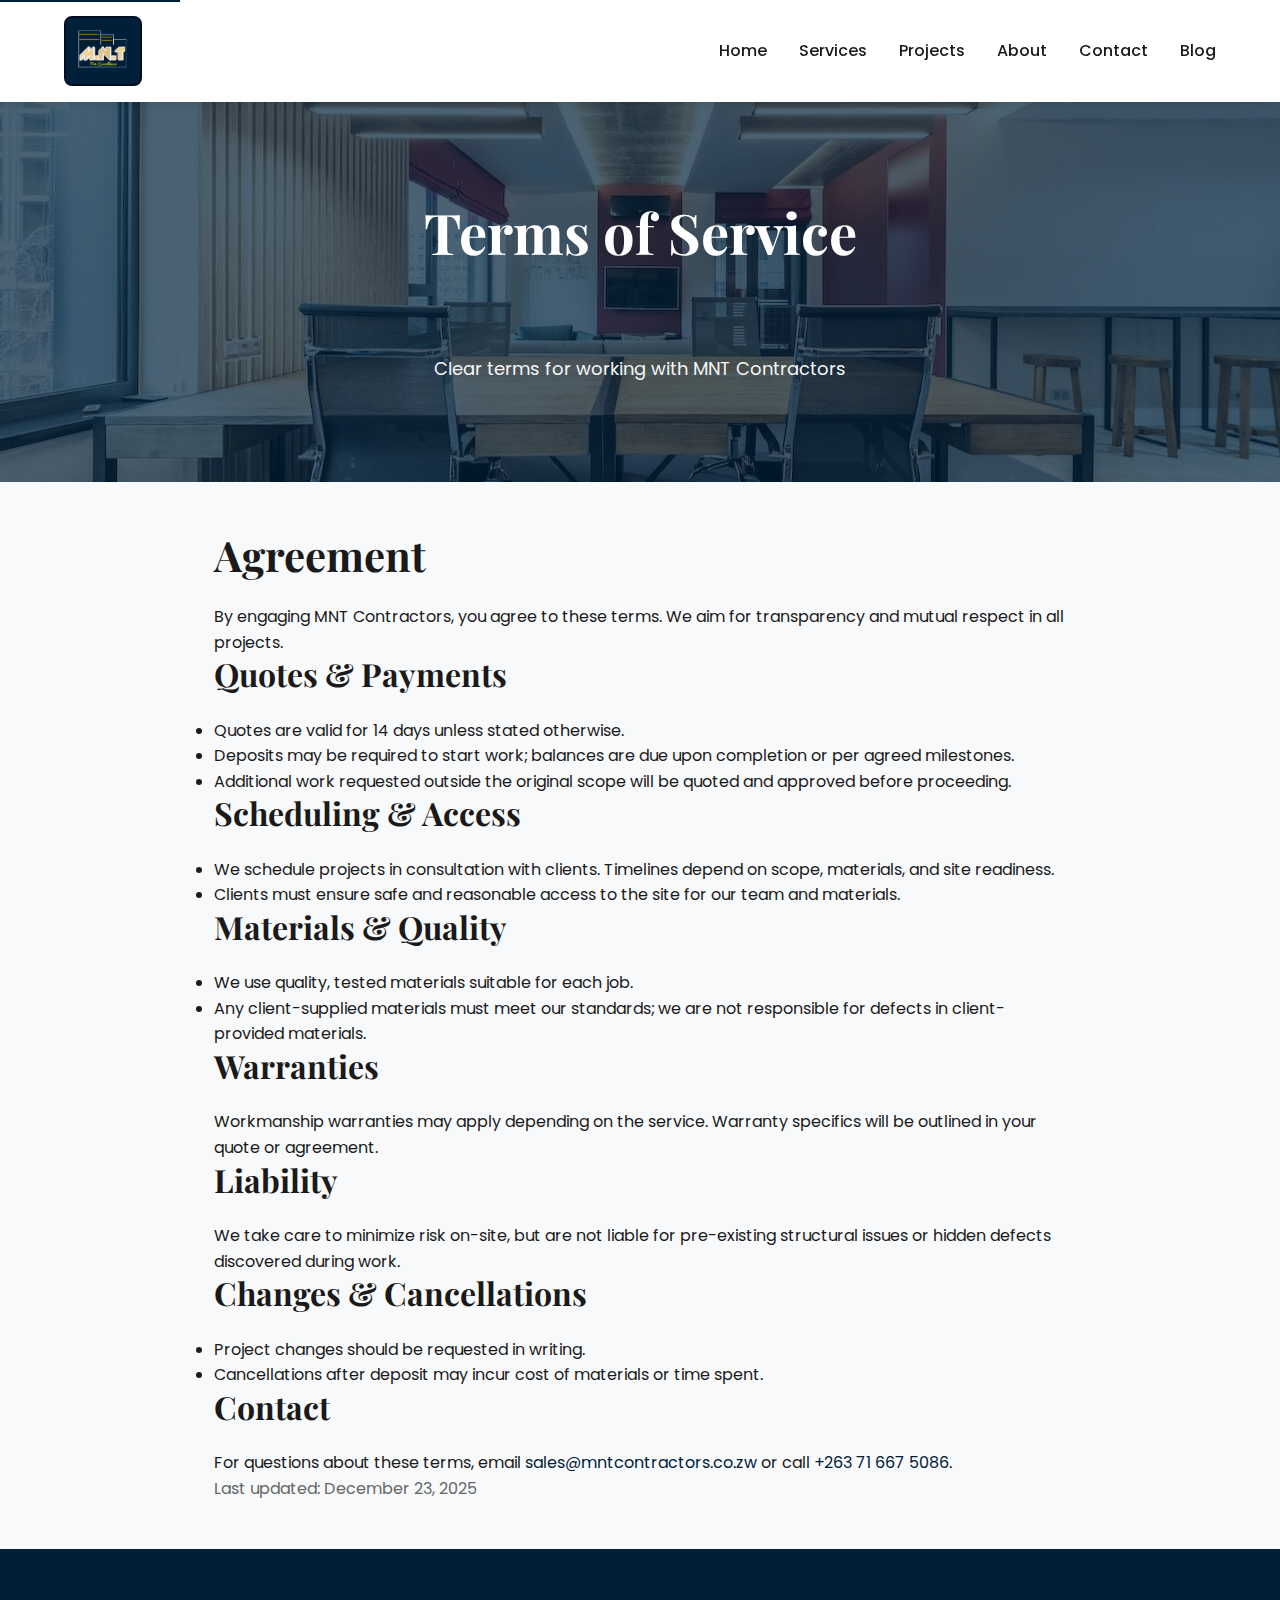
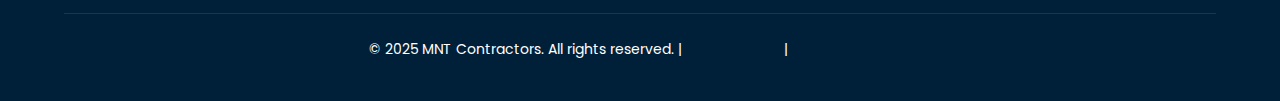
<file: terms.html>
<!DOCTYPE html>
<html lang="en">

<head>
    <meta charset="UTF-8">
    <meta name="viewport" content="width=device-width, initial-scale=1.0">
    <link rel="icon" type="image/png" href="assets/favicon.png">
    <link rel="apple-touch-icon" href="assets/apple-touch-icon.png">
    <title>Terms of Service - MNT Contractors</title>
    <link rel="stylesheet" href="assets/styles.css">
    <link
        href="https://fonts.googleapis.com/css2?family=Poppins:wght@300;400;500;600;700;800&family=Playfair+Display:wght@600;700;800&display=swap"
        rel="stylesheet">
</head>

<body>
    <a href="#main-content" class="skip-link">Skip to main content</a>

    <header class="header">
        <nav class="navbar">
            <div class="container">
                <div class="navbar-content">
                    <div class="logo">
                        <a href="/" class="logo-link">
                            <img src="assets/images/logo.png" alt="MNT Contractors Logo" class="logo-img"
                                loading="eager">
                        </a>
                    </div>
                    <ul class="nav-menu" id="nav-menu">
                        <li class="nav-item"><a href="/" class="nav-link">Home</a></li>
                        <li class="nav-item"><a href="services.html" class="nav-link">Services</a></li>
                        <li class="nav-item"><a href="projects.html" class="nav-link">Projects</a></li>
                        <li class="nav-item"><a href="about.html" class="nav-link">About</a></li>
                        <li class="nav-item"><a href="contact.html" class="nav-link">Contact</a></li>
                        <li class="nav-item"><a href="blog.html" class="nav-link">Blog</a></li>
                    </ul>
                </div>
            </div>
        </nav>
    </header>

    <main id="main-content">
        <section class="hero hero-about"
            style="padding: 3rem 1rem; min-height: 340px; position: relative; background: url('assets/images/office space redesign.jpg') center/cover no-repeat;">
            <div class="hero-overlay" style="position: absolute; inset: 0; background: rgba(0, 32, 57, 0.7);"></div>
            <div class="hero-content"
                style="position: relative; z-index: 2; color: #fff; text-align: center; padding-top: 3rem;">
                <h1 style="color: #fff; margin-top: 0;">Terms of Service</h1>
                <p class="hero-subtitle" style="color: #fff;">Clear terms for working with MNT Contractors</p>
            </div>
        </section>

        <section style="padding: 3rem 1rem;">
            <div class="container" style="max-width: 900px;">
                <h2>Agreement</h2>
                <p>By engaging MNT Contractors, you agree to these terms. We aim for transparency and mutual respect in
                    all projects.</p>

                <h3>Quotes & Payments</h3>
                <ul>
                    <li>Quotes are valid for 14 days unless stated otherwise.</li>
                    <li>Deposits may be required to start work; balances are due upon completion or per agreed
                        milestones.</li>
                    <li>Additional work requested outside the original scope will be quoted and approved before
                        proceeding.</li>
                </ul>

                <h3>Scheduling & Access</h3>
                <ul>
                    <li>We schedule projects in consultation with clients. Timelines depend on scope, materials, and
                        site readiness.</li>
                    <li>Clients must ensure safe and reasonable access to the site for our team and materials.</li>
                </ul>

                <h3>Materials & Quality</h3>
                <ul>
                    <li>We use quality, tested materials suitable for each job.</li>
                    <li>Any client-supplied materials must meet our standards; we are not responsible for defects in
                        client-provided materials.</li>
                </ul>

                <h3>Warranties</h3>
                <p>Workmanship warranties may apply depending on the service. Warranty specifics will be outlined in
                    your quote or agreement.</p>

                <h3>Liability</h3>
                <p>We take care to minimize risk on-site, but are not liable for pre-existing structural issues or
                    hidden defects discovered during work.</p>

                <h3>Changes & Cancellations</h3>
                <ul>
                    <li>Project changes should be requested in writing.</li>
                    <li>Cancellations after deposit may incur cost of materials or time spent.</li>
                </ul>

                <h3>Contact</h3>
                <p>For questions about these terms, email <a
                        href="mailto:sales@mntcontractors.co.zw">sales@mntcontractors.co.zw</a> or call <a
                        href="tel:+263716675086">+263 71 667 5086</a>.</p>

                <p style="color: var(--text-secondary);">Last updated: December 23, 2025</p>
            </div>
        </section>
    </main>

    <footer class="footer">
        <div class="container">
            <div class="footer-bottom">
                <p>&copy; 2025 MNT Contractors. All rights reserved. | <a href="privacy.html"
                        class="footer-link">Privacy Policy</a> | <a href="terms.html" class="footer-link">Terms of
                        Service</a></p>
            </div>
        </div>
    </footer>

    <script src="assets/script.js"></script>
</body>

</html>
</file>
<file: assets/styles.css>
/* ============================================
   MNT CONTRACTORS - RESPONSIVE CSS STYLESHEET
   Modern, Professional, SEO-Optimized Design
   ============================================ */

/* CSS VARIABLES */
:root {
    /* Color Palette */
    --primary: #002039;
    --primary-light: #003d5c;
    --primary-dark: #001020;
    --accent: #FBAE17;
    --accent-light: #ffc247;
    --accent-dark: #e09800;
    --success: #27ae60;
    --warning: #f39c12;
    --dark-bg: #0f1419;
    --dark-surface: #1a1f2e;
    --light-bg: #f8f9fa;
    --light-surface: #ffffff;
    --text-dark: #1a1a1a;
    --text-light: #ffffff;
    --text-muted: #666666;
    --border-color: #e0e0e0;
    --shadow: 0 2px 8px rgba(0, 0, 0, 0.1);
    --shadow-lg: 0 8px 24px rgba(0, 0, 0, 0.15);

    /* Typography */
    --font-primary: 'Poppins', sans-serif;
    --font-display: 'Playfair Display', serif;
    --font-size-base: 16px;
    --font-size-sm: 14px;
    --font-size-lg: 18px;
    --font-size-xl: 20px;
    --font-size-2xl: 24px;
    --font-size-3xl: 32px;
    --font-size-4xl: 42px;
    --font-size-5xl: 56px;

    /* Spacing */
    --spacing-xs: 0.25rem;
    --spacing-sm: 0.5rem;
    --spacing-md: 1rem;
    --spacing-lg: 1.5rem;
    --spacing-xl: 2rem;
    --spacing-2xl: 3rem;
    --spacing-3xl: 4rem;
    --spacing-4xl: 6rem;

    /* Transitions */
    --transition: all 0.3s ease;
    --transition-fast: all 0.15s ease;
    --transition-slow: all 0.5s ease;

    /* Borders */
    --border-radius: 8px;
    --border-radius-lg: 12px;
    --border-radius-xl: 16px;

    /* Z-Index */
    --z-dropdown: 1000;
    --z-sticky: 1020;
    --z-fixed: 1030;
    --z-modal-backdrop: 1040;
    --z-modal: 1050;
    --z-popover: 1060;
    --z-tooltip: 1070;
}

/* DARK MODE VARIABLES */
body.dark-mode {
    --bg-primary: var(--dark-bg);
    --bg-secondary: var(--dark-surface);
    --text-primary: var(--text-light);
    --text-secondary: #b0b0b0;
    --border-color: #333333;
}

body.light-mode {
    --bg-primary: var(--light-bg);
    --bg-secondary: var(--light-surface);
    --text-primary: var(--text-dark);
    --text-secondary: var(--text-muted);
    --border-color: var(--border-color);
}

/* GLOBAL STYLES */
* {
    margin: 0;
    padding: 0;
    box-sizing: border-box;
}

html {
    scroll-behavior: smooth;
    font-size: var(--font-size-base);
}

body {
    font-family: var(--font-primary);
    background-color: var(--bg-primary);
    color: var(--text-primary);
    line-height: 1.6;
    transition: var(--transition);
    overflow-x: hidden;
}

/* Default to light mode */
body {
    --bg-primary: var(--light-bg);
    --bg-secondary: var(--light-surface);
    --text-primary: var(--text-dark);
    --text-secondary: var(--text-muted);
}

/* ACCESSIBILITY */
.skip-link {
    position: absolute;
    top: -40px;
    left: 0;
    background: var(--primary);
    color: white;
    padding: 8px;
    text-decoration: none;
    z-index: var(--z-fixed);
}

.skip-link:focus {
    top: 0;
}

/* CONTAINER */
.container {
    max-width: 1200px;
    margin: 0 auto;
    padding: 0 var(--spacing-lg);
}

/* HEADINGS */
h1,
h2,
h3,
h4,
h5,
h6 {
    font-family: var(--font-display);
    font-weight: 700;
    line-height: 1.2;
    margin-bottom: var(--spacing-lg);
}

h1 {
    font-size: var(--font-size-5xl);
}

h2 {
    font-size: var(--font-size-4xl);
}

h3 {
    font-size: var(--font-size-3xl);
}

h4 {
    font-size: var(--font-size-2xl);
}

h5 {
    font-size: var(--font-size-xl);
}

h6 {
    font-size: var(--font-size-lg);
}

/* LINKS */
a {
    color: var(--primary);
    text-decoration: none;
    transition: var(--transition-fast);
}

a:hover {
    color: var(--accent);
}

/* BUTTONS */
.btn {
    display: inline-block;
    padding: var(--spacing-md) var(--spacing-lg);
    border-radius: var(--border-radius);
    font-weight: 600;
    text-align: center;
    cursor: pointer;
    border: none;
    transition: var(--transition-fast);
    text-decoration: none;
    font-size: var(--font-size-base);
    font-family: var(--font-primary);
}

.btn-primary {
    background-color: var(--primary);
    color: white;
}

.btn-primary:hover {
    background-color: var(--primary-light);
    transform: translateY(-2px);
    box-shadow: var(--shadow-lg);
}

.btn-secondary {
    background-color: transparent;
    color: var(--primary);
    border: 2px solid var(--primary);
}

.btn-secondary:hover {
    background-color: var(--primary);
    color: white;
}

.btn-lg {
    padding: var(--spacing-lg) var(--spacing-2xl);
    font-size: var(--font-size-lg);
}

/* ICONS */
.icon {
    width: 24px;
    height: 24px;
    display: inline-block;
}

/* ============================================
   HEADER & NAVIGATION
   ============================================ */

.header {
    background-color: var(--bg-secondary);
    box-shadow: var(--shadow);
    position: sticky;
    top: 0;
    z-index: var(--z-sticky);
}

.header-top {
    background-color: var(--primary);
    color: white;
    padding: var(--spacing-md) 0;
    font-size: var(--font-size-sm);
}

.header-top-content {
    display: flex;
    justify-content: space-between;
    align-items: center;
    flex-wrap: wrap;
    gap: var(--spacing-lg);
}

.contact-info,
.social-links {
    display: flex;
    gap: var(--spacing-lg);
    align-items: center;
    flex-wrap: wrap;
}

.info-item {
    display: flex;
    align-items: center;
    gap: var(--spacing-sm);
}

.info-item a {
    color: white;
    font-weight: 500;
}

.info-item a:hover {
    opacity: 0.8;
}

.social-links a {
    color: white;
    width: 20px;
    height: 20px;
    display: flex;
    align-items: center;
    justify-content: center;
    transition: var(--transition-fast);
}

.social-links a:hover {
    transform: translateY(-3px);
}

/* NAVBAR */
.navbar {
    padding: var(--spacing-md) 0;
}

.navbar-content {
    display: flex;
    justify-content: space-between;
    align-items: center;
}

.logo {
    flex-shrink: 0;
    display: flex;
    align-items: center;
}

.logo-link {
    display: flex;
    align-items: center;
    gap: var(--spacing-md);
    line-height: 1;
    font-weight: 800;
    color: var(--primary);
    text-decoration: none;
    padding: 8px 12px;
    border-radius: 8px;
    background-color: var(--primary);
    border: 2px solid var(--primary-dark);
    transition: var(--transition-fast);
}

.logo-link:hover {
    background-color: var(--primary-light);
    border-color: var(--primary);
    transform: scale(1.03);
}

.logo-img {
    height: 50px;
    width: auto;
    max-width: 150px;
    object-fit: contain;
    display: block;
    transition: var(--transition-fast);
    filter: drop-shadow(0 2px 4px rgba(0, 0, 0, 0.1));
}

.logo-img:hover {
    transform: scale(1.05);
    filter: drop-shadow(0 4px 8px rgba(0, 0, 0, 0.15));
}

.logo-text {
    font-size: 24px;
    font-family: var(--font-display);
    color: var(--primary);
}

.logo-subtext {
    font-size: 10px;
    letter-spacing: 2px;
    text-transform: uppercase;
    color: var(--accent);
}

/* NAVIGATION MENU */
.nav-menu {
    display: flex;
    list-style: none;
    gap: var(--spacing-xl);
    align-items: center;
}

.nav-link {
    color: var(--text-primary);
    font-weight: 500;
    position: relative;
    padding: var(--spacing-sm) 0;
}

.nav-link::after {
    content: '';
    position: absolute;
    bottom: 0;
    left: 0;
    width: 0;
    height: 2px;
    background-color: var(--accent);
    transition: var(--transition-fast);
}

.nav-link:hover::after,
.nav-link.active::after {
    width: 100%;
}

.nav-link.active {
    color: var(--accent);
}

/* MOBILE MENU TOGGLE */
.menu-toggle {
    display: none;
    flex-direction: column;
    background: none;
    border: none;
    cursor: pointer;
    padding: var(--spacing-sm);
    gap: 6px;
}

.menu-toggle span {
    width: 25px;
    height: 3px;
    background-color: var(--text-primary);
    border-radius: 2px;
    transition: var(--transition-fast);
}

.menu-toggle.active span:nth-child(1) {
    transform: rotate(45deg) translate(10px, 10px);
}

.menu-toggle.active span:nth-child(2) {
    opacity: 0;
}

.menu-toggle.active span:nth-child(3) {
    transform: rotate(-45deg) translate(8px, -8px);
}

/* THEME TOGGLE */
.theme-toggle {
    background: none;
    border: none;
    font-size: 20px;
    cursor: pointer;
    padding: var(--spacing-sm);
    border-radius: var(--border-radius);
    transition: var(--transition-fast);
}

.theme-toggle:hover {
    background-color: var(--primary);
    color: white;
}

/* ============================================
   HERO SECTION
   ============================================ */

.hero {
    height: auto;
    min-height: 100vh;
    display: flex;
    align-items: flex-start;
    justify-content: center;
    position: relative;
    overflow: visible;
    color: white;
    padding: 100px 0 60px 0;
}

.hero-background {
    position: absolute;
    top: 0;
    left: 0;
    right: 0;
    bottom: 0;
    background-image: url('portfolio/flat ceiling 3.jpg');
    background-size: cover;
    background-position: center;
    background-attachment: fixed;
    z-index: 0;
}

.hero-overlay {
    position: absolute;
    top: 0;
    left: 0;
    right: 0;
    bottom: 0;
    background:
        linear-gradient(135deg, rgba(0, 32, 57, 0.75) 0%, rgba(0, 61, 92, 0.65) 50%, rgba(0, 16, 32, 0.8) 100%),
        radial-gradient(circle at 20% 50%, rgba(251, 174, 23, 0.1) 0%, transparent 50%),
        radial-gradient(circle at 80% 80%, rgba(251, 174, 23, 0.08) 0%, transparent 50%);
    z-index: 1;
}

.hero-shapes {
    position: absolute;
    top: 0;
    left: 0;
    right: 0;
    bottom: 0;
    overflow: hidden;
    z-index: 0;
    display: none;
}

.shape {
    position: absolute;
    opacity: 0.1;
    border-radius: 50%;
}

.shape-1 {
    width: 500px;
    height: 500px;
    background: rgba(251, 174, 23, 0.8);
    top: -100px;
    right: -50px;
    animation: float 8s ease-in-out infinite;
}

.shape-2 {
    width: 300px;
    height: 300px;
    background: rgba(251, 174, 23, 0.6);
    bottom: -50px;
    left: -30px;
    animation: float 10s ease-in-out infinite reverse;
}

.shape-3 {
    width: 200px;
    height: 200px;
    background: rgba(251, 174, 23, 0.4);
    top: 50%;
    left: 50%;
    animation: float 12s ease-in-out infinite;
}

@keyframes float {

    0%,
    100% {
        transform: translateY(0px) translateX(0px);
    }

    50% {
        transform: translateY(50px) translateX(30px);
    }
}

.hero .container {
    position: relative;
    z-index: 2;
    width: 100%;
}

.hero-content {
    display: grid;
    grid-template-columns: 1fr;
    gap: var(--spacing-3xl);
    align-items: center;
    justify-items: center;
}

.hero-spacer {
    height: 80px;
}

@media (max-width: 768px) {
    .hero-spacer {
        height: 60px;
    }
}

@media (max-width: 480px) {
    .hero-spacer {
        height: 40px;
    }
}

.hero-text {
    text-align: center;
    animation: fadeInUp 0.8s ease-out;
    margin-top: 60px;
    max-width: 900px;
}

.hero-title-pre {
    display: block;
    font-size: var(--font-size-lg);
    font-weight: 600;
    color: var(--accent);
    margin-bottom: var(--spacing-lg);
    text-transform: uppercase;
    letter-spacing: 2px;
}

.hero-title-main {
    display: block;
    font-size: clamp(2.5rem, 6vw, 4.5rem);
    font-weight: 900;
    line-height: 1.15;
    margin-bottom: var(--spacing-2xl);
    font-family: 'Playfair Display', serif;
}

.hero-title .highlight {
    color: var(--accent);
    position: relative;
    display: inline-block;
}

.hero-title .highlight::after {
    content: '';
    position: absolute;
    bottom: -5px;
    left: 0;
    right: 0;
    height: 4px;
    background: var(--accent);
    opacity: 0.3;
}

.hero-subtitle {
    font-size: var(--font-size-lg);
    line-height: 1.8;
    margin-bottom: var(--spacing-2xl);
    opacity: 0.95;
    color: rgba(255, 255, 255, 0.9);
}

.hero-cta {
    display: flex;
    gap: var(--spacing-lg);
    margin-bottom: var(--spacing-3xl);
    flex-wrap: wrap;
    justify-content: center;
}

.hero-cta .btn-lg {
    padding: 16px 32px;
    font-size: var(--font-size-md);
    font-weight: 600;
    display: inline-flex;
    align-items: center;
    gap: var(--spacing-md);
}

.hero-cta .btn-primary {
    background-color: var(--accent);
    color: var(--primary);
    box-shadow: 0 10px 30px rgba(251, 174, 23, 0.3);
}

.hero-cta .btn-primary:hover {
    background-color: var(--accent-light);
    transform: translateY(-3px);
    box-shadow: 0 15px 40px rgba(251, 174, 23, 0.4);
}

.hero-cta .btn-outline {
    border: 2px solid white;
    color: white;
    background-color: transparent;
    transition: var(--transition);
}

.hero-cta .btn-outline:hover {
    background-color: white;
    color: var(--primary);
    transform: translateY(-3px);
}

.btn-icon {
    width: 20px;
    height: 20px;
    stroke-width: 2;
}

.hero-trust {
    display: grid;
    grid-template-columns: 1fr 1fr;
    gap: var(--spacing-lg);
    margin-top: var(--spacing-3xl);
    padding-top: var(--spacing-2xl);
    border-top: 1px solid rgba(255, 255, 255, 0.2);
    justify-items: center;
    text-align: center;
}

.trust-item {
    display: flex;
    align-items: center;
    justify-content: center;
    gap: var(--spacing-md);
    font-size: var(--font-size-md);
    font-weight: 500;
}

.trust-icon {
    width: 24px;
    height: 24px;
    color: var(--accent);
    flex-shrink: 0;
}

.hero-stats {
    display: grid;
    grid-template-columns: 1fr 1fr;
    gap: var(--spacing-2xl);
    animation: fadeInUp 0.8s ease-out 0.2s backwards;
    margin-top: 40px;
}

.stat-card {
    background: rgba(255, 255, 255, 0.1);
    backdrop-filter: blur(10px);
    padding: var(--spacing-2xl);
    border-radius: var(--border-radius-lg);
    border: 1px solid rgba(255, 255, 255, 0.2);
    text-align: center;
    transition: var(--transition);
    cursor: pointer;
}

.stat-card:hover {
    background: rgba(255, 255, 255, 0.15);
    border-color: var(--accent);
    transform: translateY(-5px);
}

.stat-number {
    font-size: 3rem;
    font-weight: 900;
    margin-bottom: var(--spacing-sm);
    color: var(--accent);
    font-family: 'Playfair Display', serif;
}

.stat-symbol {
    font-size: 2rem;
    margin-left: 4px;
}

.stat-label {
    font-size: var(--font-size-md);
    opacity: 0.9;
    font-weight: 500;
    line-height: 1.4;
}

.scroll-indicator {
    position: absolute;
    bottom: 30px;
    left: 50%;
    transform: translateX(-50%);
    z-index: 3;
    animation: bounce 2s infinite;
}

.scroll-dot {
    width: 12px;
    height: 12px;
    border: 2px solid white;
    border-radius: 50%;
    opacity: 0.7;
}

@keyframes bounce {

    0%,
    100% {
        transform: translateX(-50%) translateY(0);
    }

    50% {
        transform: translateX(-50%) translateY(10px);
    }
}

@keyframes fadeInUp {
    from {
        opacity: 0;
        transform: translateY(40px);
    }

    to {
        opacity: 1;
        transform: translateY(0);
    }
}

/* ============================================
   TRUST SECTION
   ============================================ */

.trust-section {
    padding: var(--spacing-3xl) var(--spacing-lg);
    background-color: var(--bg-secondary);
}

.trust-badges {
    display: grid;
    grid-template-columns: repeat(auto-fit, minmax(200px, 1fr));
    gap: var(--spacing-2xl);
}

.badge {
    text-align: center;
    padding: var(--spacing-2xl);
    border-radius: var(--border-radius-lg);
    background-color: var(--bg-primary);
    border: 1px solid var(--border-color);
    transition: var(--transition);
}

.badge:hover {
    box-shadow: var(--shadow-lg);
    transform: translateY(-5px);
}

.badge-icon {
    width: 48px;
    height: 48px;
    margin: 0 auto var(--spacing-lg);
    color: var(--accent);
}

.badge p {
    margin: 0;
}

.badge strong {
    display: block;
    color: var(--primary);
}

/* ============================================
   WHY MNT CONTRACTORS SECTION
   ============================================ */

.why-section {
    padding: var(--spacing-4xl) var(--spacing-lg);
    background: linear-gradient(135deg, rgba(0, 32, 57, 0.03) 0%, rgba(251, 174, 23, 0.03) 100%);
}

.why-grid {
    display: grid;
    grid-template-columns: repeat(auto-fit, minmax(280px, 1fr));
    gap: var(--spacing-2xl);
    margin-bottom: var(--spacing-3xl);
}

.why-card {
    padding: var(--spacing-2xl);
    background-color: var(--bg-primary);
    border: 2px solid var(--border-color);
    border-radius: var(--border-radius-lg);
    text-align: center;
    transition: var(--transition);
    position: relative;
}

.why-card:hover {
    border-color: var(--accent);
    box-shadow: 0 10px 30px rgba(251, 174, 23, 0.15);
    transform: translateY(-8px);
}

.why-card::before {
    content: '';
    position: absolute;
    top: 0;
    left: 0;
    right: 0;
    height: 4px;
    background: linear-gradient(90deg, var(--accent) 0%, var(--accent-light) 100%);
    border-radius: var(--border-radius-lg) var(--border-radius-lg) 0 0;
    opacity: 0;
    transition: var(--transition);
}

.why-card:hover::before {
    opacity: 1;
}

.why-icon {
    width: 60px;
    height: 60px;
    background: linear-gradient(135deg, var(--primary) 0%, var(--primary-light) 100%);
    border-radius: 12px;
    display: flex;
    align-items: center;
    justify-content: center;
    margin: 0 auto var(--spacing-lg);
    color: white;
    transition: var(--transition);
}

.why-card:hover .why-icon {
    background: linear-gradient(135deg, var(--accent) 0%, var(--accent-light) 100%);
    transform: scale(1.1) rotate(-5deg);
}

.why-icon svg {
    width: 32px;
    height: 32px;
}

.why-card h3 {
    font-size: var(--font-size-lg);
    margin-bottom: var(--spacing-md);
    color: var(--primary);
}

.why-card p {
    font-size: var(--font-size-md);
    color: var(--text-secondary);
    line-height: 1.6;
    margin: 0;
}

.why-cta {
    text-align: center;
    padding: var(--spacing-2xl);
    background-color: var(--accent);
    border-radius: var(--border-radius-lg);
    color: var(--primary);
}

.why-cta p {
    font-size: var(--font-size-lg);
    margin-bottom: var(--spacing-lg);
    font-weight: 600;
    color: var(--primary);
}

.why-cta .btn {
    background-color: var(--primary);
    color: white;
}

.why-cta .btn:hover {
    background-color: var(--primary-light);
}

/* ============================================
   SECTION HEADERS
   ============================================ */

.section-header {
    text-align: center;
    margin-bottom: var(--spacing-3xl);
}

.section-header h2 {
    color: var(--primary);
    margin-bottom: var(--spacing-lg);
}

.section-header p {
    font-size: var(--font-size-lg);
    color: var(--text-secondary);
    max-width: 600px;
    margin: 0 auto;
}

/* ============================================
   SERVICES SECTION
   ============================================ */

.services {
    padding: var(--spacing-4xl) var(--spacing-lg);
    background-color: var(--bg-primary);
}

.services-grid {
    display: grid;
    grid-template-columns: repeat(auto-fit, minmax(300px, 1fr));
    gap: var(--spacing-2xl);
    margin-bottom: var(--spacing-3xl);
}

.service-card {
    background-color: var(--bg-secondary);
    padding: 0;
    border-radius: var(--border-radius-lg);
    border: 1px solid var(--border-color);
    transition: var(--transition);
    display: flex;
    flex-direction: column;
    overflow: hidden;
}

.service-card:hover {
    box-shadow: var(--shadow-lg);
    transform: translateY(-8px);
    border-color: var(--accent);
}

.service-image {
    width: 100%;
    height: 200px;
    overflow: hidden;
    background-color: var(--primary);
}

.service-image img {
    width: 100%;
    height: 100%;
    object-fit: cover;
    transition: var(--transition);
}

.service-card:hover .service-image img {
    transform: scale(1.05);
}

.service-icon {
    width: 60px;
    height: 60px;
    background: linear-gradient(135deg, var(--primary), var(--primary-light));
    color: white;
    border-radius: var(--border-radius-lg);
    display: flex;
    align-items: center;
    justify-content: center;
    margin: var(--spacing-lg) var(--spacing-lg) 0 var(--spacing-lg);
    flex-shrink: 0;
}

.service-icon svg {
    width: 32px;
    height: 32px;
}

.service-card h3 {
    color: var(--primary);
    margin: var(--spacing-md) var(--spacing-lg) 0 var(--spacing-lg);
    margin-top: 0;
}

.service-card p {
    color: var(--text-secondary);
    flex-grow: 1;
    margin: var(--spacing-md) var(--spacing-lg);
}

.service-link {
    color: var(--accent);
    font-weight: 600;
    display: inline-block;
    transition: var(--transition-fast);
    margin: 0 var(--spacing-lg) var(--spacing-lg) var(--spacing-lg);
}

.service-link:hover {
    margin-left: calc(var(--spacing-lg) + 5px);
}

.cta-section {
    text-align: center;
    padding: var(--spacing-3xl);
    background: linear-gradient(135deg, var(--primary), var(--primary-light));
    border-radius: var(--border-radius-xl);
    color: white;
}

.cta-section p {
    font-size: var(--font-size-lg);
    margin-bottom: var(--spacing-lg);
}

/* ============================================
   PROCESS SECTION
   ============================================ */

.process {
    padding: var(--spacing-4xl) var(--spacing-lg);
    background-color: var(--bg-secondary);
}

.process-timeline {
    display: grid;
    grid-template-columns: repeat(auto-fit, minmax(200px, 1fr));
    gap: var(--spacing-2xl);
    position: relative;
}

.process-step {
    text-align: center;
    padding: var(--spacing-2xl);
    background-color: var(--bg-primary);
    border-radius: var(--border-radius-lg);
    border: 2px solid var(--border-color);
    transition: var(--transition);
    position: relative;
}

.process-step:hover {
    border-color: var(--accent);
    box-shadow: var(--shadow-lg);
}

.step-number {
    font-size: 36px;
    font-weight: 800;
    color: var(--accent);
    margin-bottom: var(--spacing-md);
}

.step-icon {
    width: 80px;
    height: 80px;
    background: linear-gradient(135deg, var(--primary), var(--primary-light));
    color: white;
    border-radius: 50%;
    display: flex;
    align-items: center;
    justify-content: center;
    margin: 0 auto var(--spacing-lg);
}

.step-icon svg {
    width: 40px;
    height: 40px;
}

.process-step h3 {
    color: var(--primary);
    margin-bottom: var(--spacing-md);
}

.process-arrow {
    display: none;
}

@media (min-width: 1024px) {
    .process-timeline {
        grid-template-columns: repeat(4, 1fr);
    }

    .process-arrow {
        display: flex;
        align-items: center;
        justify-content: center;
        color: var(--accent);
        font-size: 24px;
        position: absolute;
        width: 50px;
        height: 100%;
    }
}

/* ============================================
   PORTFOLIO SECTION
   ============================================ */

.portfolio {
    padding: var(--spacing-4xl) var(--spacing-lg);
    background-color: var(--bg-primary);
}

.portfolio-filters {
    display: flex;
    justify-content: center;
    gap: var(--spacing-md);
    margin-bottom: var(--spacing-3xl);
    flex-wrap: wrap;
}

.filter-btn {
    padding: var(--spacing-md) var(--spacing-lg);
    border: 2px solid var(--border-color);
    background-color: transparent;
    color: var(--text-primary);
    border-radius: var(--border-radius);
    cursor: pointer;
    font-weight: 600;
    transition: var(--transition-fast);
    font-family: var(--font-primary);
}

.filter-btn:hover,
.filter-btn.active {
    background-color: var(--primary);
    color: white;
    border-color: var(--primary);
}

.portfolio-grid {
    display: grid;
    grid-template-columns: repeat(auto-fill, minmax(300px, 1fr));
    gap: var(--spacing-2xl);
    margin-bottom: var(--spacing-3xl);
}

.portfolio-item {
    border-radius: var(--border-radius-lg);
    overflow: hidden;
    box-shadow: var(--shadow);
    transition: var(--transition);
}

.portfolio-item:hover {
    box-shadow: var(--shadow-lg);
}

.portfolio-image {
    position: relative;
    overflow: hidden;
    aspect-ratio: 1 / 1;
}

.portfolio-image img {
    width: 100%;
    height: 100%;
    object-fit: cover;
    transition: var(--transition);
}

.portfolio-item:hover .portfolio-image img {
    transform: scale(1.1);
}

.portfolio-overlay {
    position: absolute;
    top: 0;
    left: 0;
    width: 100%;
    height: 100%;
    background: rgba(26, 58, 82, 0.8);
    display: flex;
    align-items: center;
    justify-content: center;
    opacity: 0;
    transition: var(--transition);
}

.portfolio-item:hover .portfolio-overlay {
    opacity: 1;
}

.view-project {
    background-color: var(--accent);
    color: white;
    padding: var(--spacing-md) var(--spacing-lg);
    border-radius: var(--border-radius);
    font-weight: 600;
    transition: var(--transition-fast);
}

.view-project:hover {
    background-color: var(--accent-dark);
}

.portfolio-item figcaption {
    padding: var(--spacing-lg);
    background-color: var(--bg-secondary);
}

.portfolio-item h3 {
    color: var(--primary);
    margin-bottom: var(--spacing-sm);
}

.portfolio-item p {
    color: var(--text-secondary);
    margin: 0;
    font-size: var(--font-size-sm);
}

.portfolio-cta {
    text-align: center;
}

/* ============================================
   TESTIMONIALS SECTION
   ============================================ */

.testimonials {
    padding: var(--spacing-4xl) var(--spacing-lg);
    background-color: var(--bg-secondary);
}

.testimonials-grid {
    display: grid;
    grid-template-columns: repeat(auto-fit, minmax(280px, 1fr));
    gap: var(--spacing-2xl);
}

.testimonial-card {
    background-color: var(--bg-primary);
    padding: var(--spacing-2xl);
    border-radius: var(--border-radius-lg);
    border-left: 4px solid var(--accent);
    transition: var(--transition);
}

.testimonial-card:hover {
    box-shadow: var(--shadow-lg);
    transform: translateY(-5px);
}

.stars {
    color: var(--warning);
    font-size: 18px;
    margin-bottom: var(--spacing-md);
}

.testimonial-text {
    color: var(--text-secondary);
    margin-bottom: var(--spacing-lg);
    font-style: italic;
    line-height: 1.8;
}

.testimonial-author strong {
    display: block;
    color: var(--primary);
    font-weight: 700;
}

.testimonial-author span {
    color: var(--text-secondary);
    font-size: var(--font-size-sm);
}

/* ============================================
   CTA FINAL SECTION
   ============================================ */

.cta-final {
    padding: var(--spacing-4xl) var(--spacing-lg);
    background: linear-gradient(135deg, var(--primary) 0%, var(--primary-light) 100%);
    color: white;
    text-align: center;
}

.cta-content h2 {
    color: white;
    margin-bottom: var(--spacing-lg);
}

.cta-content p {
    font-size: var(--font-size-lg);
    margin-bottom: var(--spacing-2xl);
    opacity: 0.95;
}

.cta-buttons {
    display: flex;
    gap: var(--spacing-lg);
    justify-content: center;
    flex-wrap: wrap;
}

.cta-buttons .btn-primary {
    background-color: var(--accent);
    border: 2px solid var(--accent);
}

.cta-buttons .btn-primary:hover {
    background-color: var(--accent-dark);
    border-color: var(--accent-dark);
}

.cta-buttons .btn-secondary {
    border-color: white;
    color: white;
}

.cta-buttons .btn-secondary:hover {
    background-color: white;
    color: var(--primary);
}

/* ============================================
   FOOTER
   ============================================ */

.footer {
    background-color: var(--primary);
    color: white;
    padding: var(--spacing-3xl) var(--spacing-lg) var(--spacing-lg);
}

.footer-content {
    display: grid;
    grid-template-columns: repeat(4, minmax(0, 1fr));
    gap: var(--spacing-3xl);
    margin-bottom: var(--spacing-3xl);
}

.footer-section h3,
.footer-section h4 {
    color: white;
}

.footer-section p {
    line-height: 1.8;
}

.footer-section ul {
    list-style: none;
}

.footer-section ul li {
    margin-bottom: var(--spacing-md);
}

.footer-section a {
    color: rgba(255, 255, 255, 0.8);
    transition: var(--transition-fast);
}

.footer-section a:hover {
    color: var(--accent-light);
}

.footer-social {
    display: flex;
    gap: var(--spacing-lg);
    margin-top: var(--spacing-lg);
}

.footer-social a {
    width: 40px;
    height: 40px;
    display: flex;
    align-items: center;
    justify-content: center;
    background-color: rgba(255, 255, 255, 0.1);
    border-radius: 50%;
    transition: var(--transition-fast);
}

.footer-social a:hover {
    background-color: var(--accent);
}

.footer-bottom {
    border-top: 1px solid rgba(255, 255, 255, 0.1);
    padding-top: var(--spacing-lg);
    text-align: center;
    font-size: var(--font-size-sm);
}

.footer-bottom p {
    margin-bottom: var(--spacing-md);
}

/* ============================================
   FLOATING CTA BUTTON
   ============================================ */

.floating-cta {
    position: fixed;
    bottom: var(--spacing-2xl);
    right: var(--spacing-2xl);
    z-index: var(--z-fixed);
}

.fab-button {
    width: 60px;
    height: 60px;
    background-color: #25d366;
    border-radius: 50%;
    display: flex;
    align-items: center;
    justify-content: center;
    color: white;
    box-shadow: var(--shadow-lg);
    transition: var(--transition-fast);
    animation: pulse 2s infinite;
}

.fab-button:hover {
    transform: scale(1.1);
    animation: none;
}

.fab-button svg {
    width: 32px;
    height: 32px;
}

@keyframes pulse {

    0%,
    100% {
        box-shadow: 0 0 0 0 rgba(37, 211, 102, 0.7);
    }

    50% {
        box-shadow: 0 0 0 10px rgba(37, 211, 102, 0);
    }
}

/* ============================================
   FEATURES GRID (Why Choose Us Section)
   ============================================ */

.features-grid {
    display: grid;
    grid-template-columns: repeat(auto-fit, minmax(280px, 1fr));
    gap: var(--spacing-2xl);
}

.feature-card {
    text-align: center;
    padding: var(--spacing-2xl);
    background-color: var(--bg-secondary);
    border-radius: var(--border-radius-lg);
    border: 1px solid var(--border-color);
    transition: var(--transition);
}

.feature-card:hover {
    border-color: var(--accent);
    box-shadow: var(--shadow-lg);
    transform: translateY(-5px);
}

.feature-icon {
    width: 80px;
    height: 80px;
    background: linear-gradient(135deg, var(--primary), var(--primary-light));
    border-radius: var(--border-radius-lg);
    display: flex;
    align-items: center;
    justify-content: center;
    margin: 0 auto var(--spacing-lg);
    color: white;
    transition: var(--transition);
}

.feature-card:hover .feature-icon {
    background: linear-gradient(135deg, var(--accent), var(--accent-light));
    transform: scale(1.05) rotate(-3deg);
}

.feature-icon svg {
    width: 40px;
    height: 40px;
}

.feature-card h3 {
    color: var(--primary);
    margin-bottom: var(--spacing-md);
    font-size: var(--font-size-xl);
}

.feature-card p {
    color: var(--text-secondary);
    line-height: 1.6;
}

/* ============================================
   RESPONSIVE DESIGN
   ============================================ */

@media (max-width: 1024px) {

    /* Footer: keep two columns on tablets */
    .footer-content {
        grid-template-columns: repeat(2, minmax(0, 1fr));
    }
}

@media (max-width: 768px) {
    :root {
        --font-size-5xl: 42px;
        --font-size-4xl: 32px;
        --font-size-3xl: 24px;
        --spacing-4xl: 3rem;
        --spacing-3xl: 2rem;
    }

    .container {
        padding: 0 var(--spacing-md);
    }

    /* Header Adjustments */
    .header-top-content {
        flex-direction: column;
        gap: var(--spacing-md);
    }

    .contact-info {
        flex-direction: column;
        gap: var(--spacing-sm);
    }

    /* Navigation */
    .menu-toggle {
        display: flex;
    }

    .nav-menu {
        position: absolute;
        top: 100%;
        left: 0;
        right: 0;
        background-color: var(--bg-secondary);
        flex-direction: column;
        gap: var(--spacing-md);
        padding: var(--spacing-lg);
        max-height: 0;
        overflow: hidden;
        transition: max-height 0.3s ease;
    }

    .nav-menu.active {
        max-height: 500px;
    }

    .nav-link::after {
        display: none;
    }

    .nav-link.active {
        color: var(--accent);
    }

    /* Hero */
    .hero {
        padding: var(--spacing-3xl) var(--spacing-lg);
    }

    /* Hero */
    .hero-content {
        grid-template-columns: 1fr;
    }

    .hero-title-main {
        font-size: clamp(2rem, 5vw, 3.5rem);
    }

    .hero-title {
        font-size: var(--font-size-4xl);
    }

    .hero-subtitle {
        font-size: var(--font-size-lg);
    }

    .hero-cta {
        flex-direction: column;
    }

    .hero-trust {
        grid-template-columns: 1fr;
    }

    .hero-stats {
        grid-template-columns: 1fr;
        gap: var(--spacing-lg);
    }

    .stat-card {
        padding: var(--spacing-lg);
    }

    /* Why Section */
    .why-grid {
        grid-template-columns: 1fr;
        gap: var(--spacing-lg);
    }

    .why-card {
        padding: var(--spacing-lg);
    }

    .why-card h3 {
        font-size: var(--font-size-md);
    }

    .why-cta p {
        font-size: var(--font-size-md);
    }

    /* Services */
    .services-grid {
        grid-template-columns: 1fr;
    }

    /* Portfolio */
    .portfolio-grid {
        grid-template-columns: 1fr;
    }

    /* Floating Button */
    .floating-cta {
        bottom: var(--spacing-lg);
        right: var(--spacing-lg);
    }

    .fab-button {
        width: 50px;
        height: 50px;
    }

    .fab-button svg {
        width: 28px;
        height: 28px;
    }

    /* Features Grid - Home Page */
    .features-grid {
        grid-template-columns: 1fr;
        gap: var(--spacing-lg);
    }

    .feature-icon {
        width: 50px;
        height: 50px;
    }

    .feature-icon svg {
        width: 28px;
        height: 28px;
    }

    .feature-card {
        padding: var(--spacing-lg);
    }

    .feature-card h3 {
        font-size: var(--font-size-lg);
    }

    /* About Page - Company Story Grid */
    .container>div[style*="grid-template-columns: 1fr 1fr"] {
        grid-template-columns: 1fr !important;
        gap: 2rem !important;
    }

    /* Contact Page - Form and Info Grid */
    section div[style*="grid-template-columns: 1fr 1fr"] {
        grid-template-columns: 1fr !important;
        gap: 2rem !important;
    }

    /* Footer */
    .footer-content {
        grid-template-columns: 1fr;
    }
}

@media (max-width: 480px) {
    :root {
        --font-size-5xl: 32px;
        --font-size-4xl: 24px;
        --font-size-3xl: 20px;
        --spacing-4xl: 2rem;
        --spacing-3xl: 1.5rem;
        --spacing-2xl: 1.5rem;
    }

    .container {
        padding: 0 var(--spacing-md);
    }

    .logo-img {
        height: 35px;
        max-width: 120px;
    }

    .logo-link {
        padding: 5px 8px;
        border-radius: 5px;
    }

    h1 {
        font-size: var(--font-size-4xl);
    }

    h2 {
        font-size: var(--font-size-3xl);
    }

    /* Header */
    .header-top {
        font-size: 12px;
    }

    .header-top-content {
        gap: var(--spacing-sm);
    }

    .contact-info {
        width: 100%;
        gap: var(--spacing-sm);
    }

    .social-links {
        width: 100%;
        justify-content: flex-start;
    }

    /* Logo */
    .logo-text {
        font-size: 20px;
    }

    .logo-img {
        height: 40px;
    }

    .logo-link {
        padding: 6px 10px;
        border-radius: 6px;
    }

    .logo-subtext {
        font-size: 8px;
    }

    /* Navigation */
    .nav-menu {
        gap: var(--spacing-sm);
        padding: var(--spacing-md);
    }

    /* Hero */
    .hero {
        padding: var(--spacing-2xl) var(--spacing-lg);
    }

    .hero-cta {
        gap: var(--spacing-md);
    }

    .hero-cta .btn {
        width: 100%;
        font-size: var(--font-size-sm);
    }

    .hero-stats {
        gap: var(--spacing-lg);
    }

    .stat-card {
        padding: var(--spacing-md);
    }

    .stat-number {
        font-size: 2rem;
    }

    .stat-symbol {
        font-size: 1.5rem;
    }

    .stat-label {
        font-size: var(--font-size-sm);
    }

    /* Services */
    .service-card {
        padding: var(--spacing-lg);
    }

    /* Portfolio Filters */
    .portfolio-filters {
        gap: var(--spacing-sm);
    }

    .filter-btn {
        padding: var(--spacing-sm) var(--spacing-md);
        font-size: var(--font-size-sm);
    }

    /* CTA Buttons */
    .cta-buttons {
        flex-direction: column;
    }

    .cta-buttons .btn {
        width: 100%;
    }

    /* Footer */
    .footer-bottom {
        font-size: 11px;
    }
}

/* ============================================
   PRINT STYLES
   ============================================ */

@media print {

    .header,
    .floating-cta,
    .nav-menu,
    .cta-final {
        display: none;
    }

    body {
        background: white;
        color: black;
    }

    .btn {
        border: 1px solid black;
    }
}

/* ============================================
   ANIMATIONS
   ============================================ */

@keyframes fadeInUp {
    from {
        opacity: 0;
        transform: translateY(30px);
    }

    to {
        opacity: 1;
        transform: translateY(0);
    }
}

@keyframes slideInLeft {
    from {
        opacity: 0;
        transform: translateX(-30px);
    }

    to {
        opacity: 1;
        transform: translateX(0);
    }
}

@keyframes slideInRight {
    from {
        opacity: 0;
        transform: translateX(30px);
    }

    to {
        opacity: 1;
        transform: translateX(0);
    }
}

/* Apply animations */
.hero-content {
    animation: fadeInUp 0.8s ease;
}

.service-card {
    animation: fadeInUp 0.8s ease;
    animation-fill-mode: both;
}

.service-card:nth-child(1) {
    animation-delay: 0.1s;
}

.service-card:nth-child(2) {
    animation-delay: 0.2s;
}

.service-card:nth-child(3) {
    animation-delay: 0.3s;
}

.service-card:nth-child(4) {
    animation-delay: 0.4s;
}

.service-card:nth-child(5) {
    animation-delay: 0.5s;
}

.service-card:nth-child(6) {
    animation-delay: 0.6s;
}

/* ============================================
   DARK MODE SPECIFIC STYLES
   ============================================ */

body.dark-mode {
    background-color: var(--dark-bg);
    color: var(--text-light);
}

body.dark-mode .logo-link {
    color: white;
    background-color: var(--primary);
    border-color: var(--primary-light);
}

body.dark-mode .logo-link:hover {
    background-color: var(--primary-light);
    border-color: var(--accent);
    transform: scale(1.03);
}

body.dark-mode .nav-link {
    color: var(--text-light);
}

body.dark-mode .service-card,
body.dark-mode .badge,
body.dark-mode .process-step,
body.dark-mode .testimonial-card {
    background-color: var(--dark-surface);
}

body.dark-mode .footer {
    background-color: var(--dark-surface);
    border-top: 1px solid #333333;
}

body.dark-mode .hero {
    background: linear-gradient(135deg, var(--primary-dark) 0%, var(--primary) 100%);
}

body.dark-mode .cta-final {
    background: linear-gradient(135deg, var(--primary-dark) 0%, var(--primary) 100%);
}

body.dark-mode .cta-section {
    background: linear-gradient(135deg, var(--primary-dark) 0%, var(--primary) 100%);
}
</file>
